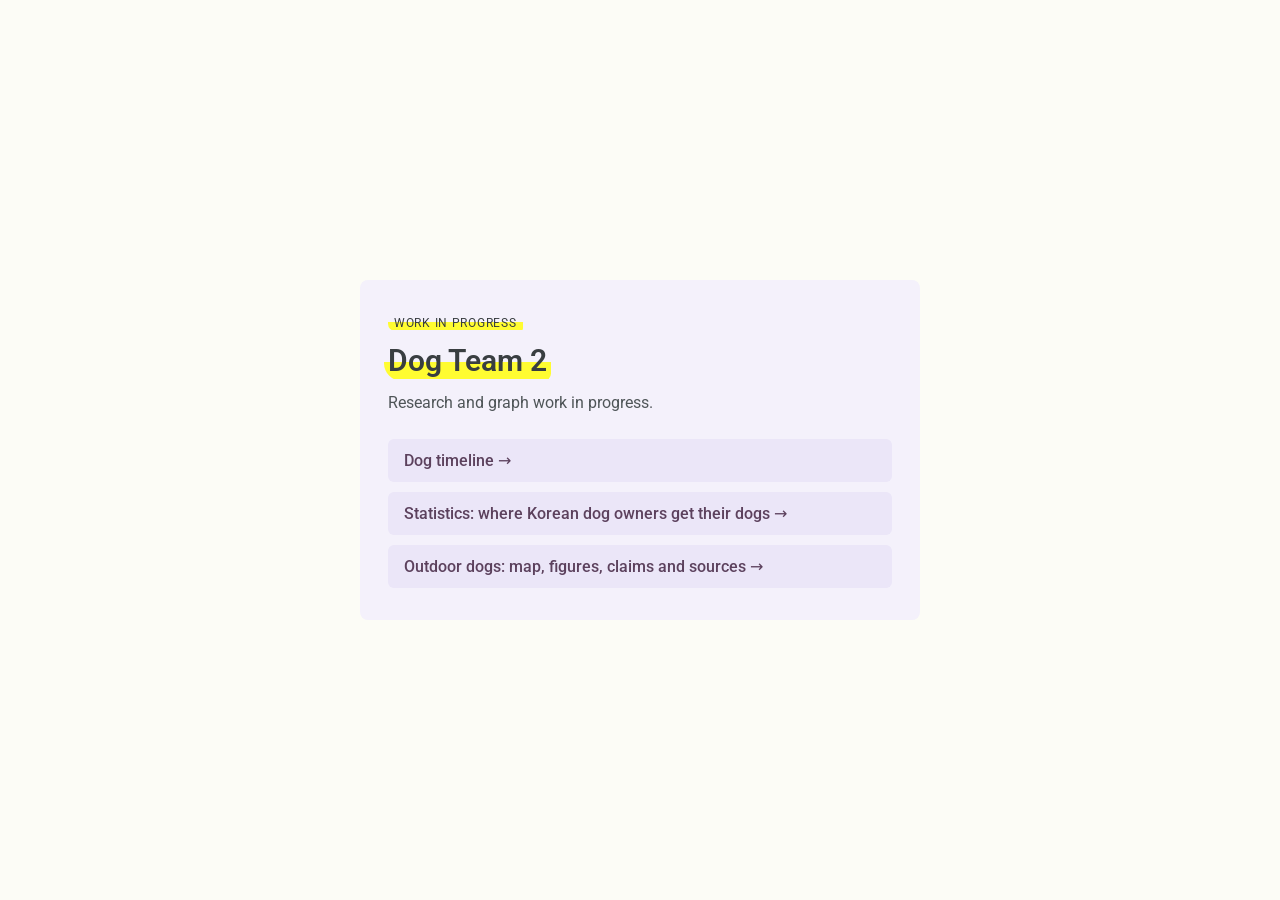
<file: index.html>
<!doctype html>
<html lang="en">
<head>
<meta charset="utf-8">
<meta name="viewport" content="width=device-width, initial-scale=1">
<title>Dog Team 2</title>
<link rel="stylesheet" href="theme.css">
<style>
  * { box-sizing: border-box; }
  body {
    margin: 0;
    min-height: 100vh;
    display: grid;
    place-items: center;
    padding: 24px 16px;
    background: var(--bg);
    color: var(--ink);
    font-family: var(--f-body);
  }
  main {
    width: 100%;
    max-width: 560px;
    background: var(--panel);
    border-radius: 8px;
    padding: 32px 28px;
  }
  .tag {
    font-family: var(--f-mono);
    font-size: 12px;
    letter-spacing: 0.06em;
    text-transform: uppercase;
    color: var(--ink);
    display: inline-block;
  }
  h1 {
    font-family: var(--f-display);
    font-weight: 600;
    font-size: 30px;
    line-height: 1.2;
    margin: 12px 0 12px;
  }
  p { margin: 0 0 24px; color: var(--ink2); line-height: 1.5; }
  ul { list-style: none; margin: 0; padding: 0; display: grid; gap: 10px; }
  a {
    display: block;
    padding: 12px 16px;
    background: var(--note-bg);
    border-radius: 6px;
    color: var(--accent);
    font-weight: 500;
    text-decoration: none;
  }
  a:hover, a:focus-visible { background: var(--highlight); color: var(--ink); }
  a:focus-visible { outline: 3px solid var(--ink); outline-offset: 2px; }
</style>
</head>
<body>
<main>
  <div class="tag">Work in progress</div>
  <h1><span class="mark">Dog Team 2</span></h1>
  <p>Research and graph work in progress.</p>
  <ul>
    <li><a href="timeline.html">Dog timeline &rarr;</a></li>
    <li><a href="statistics.html">Statistics: where Korean dog owners get their dogs &rarr;</a></li>
    <li><a href="outdoor-dogs.html">Outdoor dogs: map, figures, claims and sources &rarr;</a></li>
  </ul>
</main>
</body>
</html>
</file>
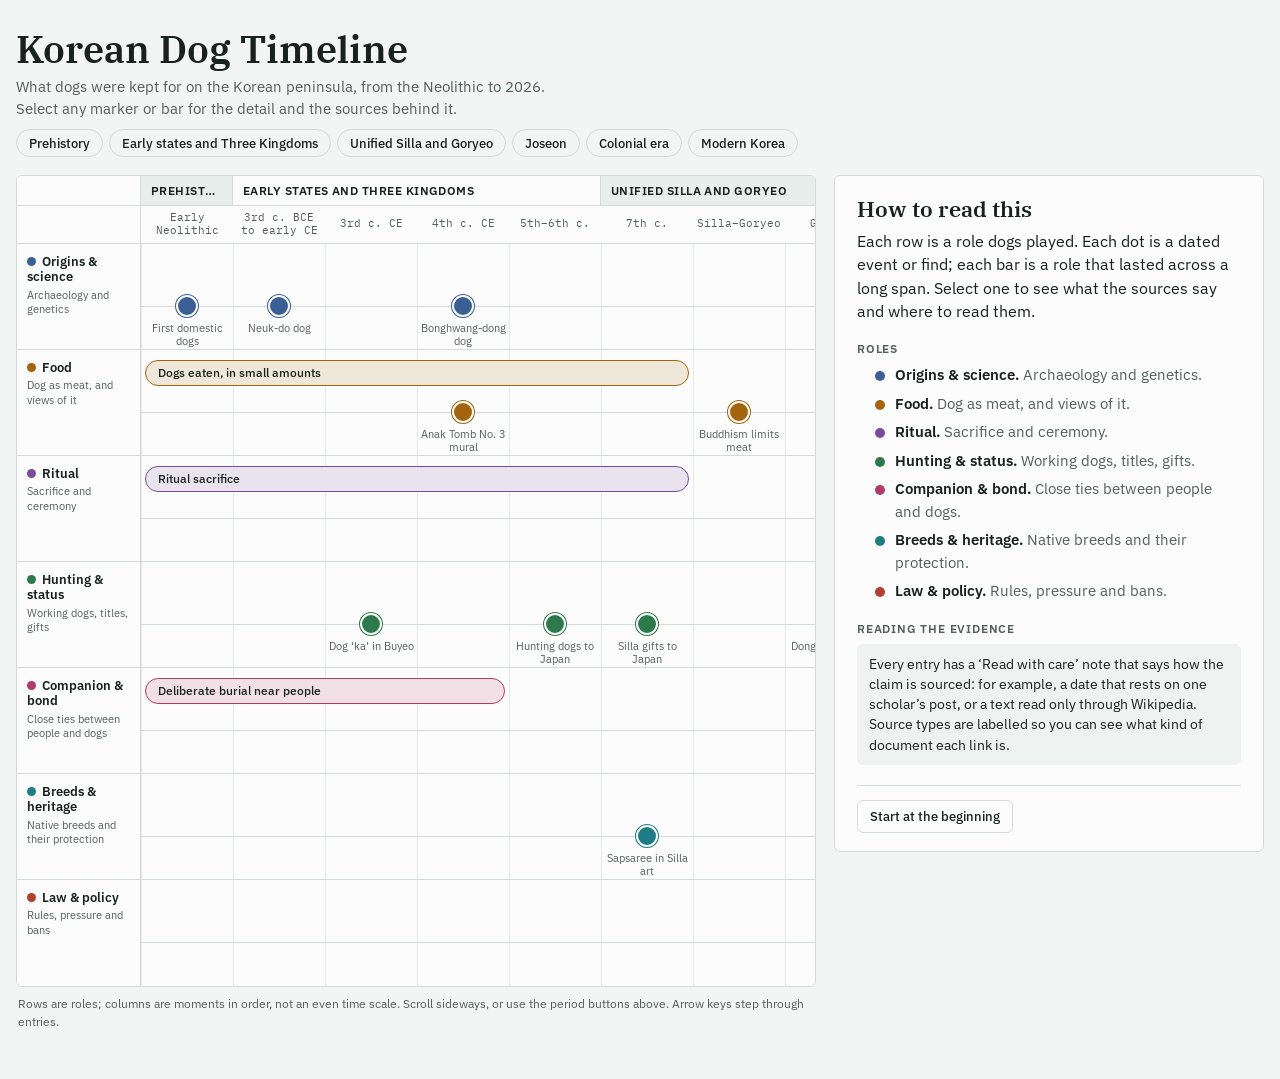
<file: Korean Dog Timeline.html>
<!doctype html><html><head><meta charset=utf8><meta name=viewport content="width=device-width,initial-scale=1,viewport-fit=cover"><style>:root{color-scheme:light;box-sizing:border-box;padding-top:env(safe-area-inset-top,0px);padding-bottom:env(safe-area-inset-bottom,0px)}html{scroll-padding-top:env(safe-area-inset-top,0px)}body{margin:0;padding:0;font:14px -apple-system,BlinkMacSystemFont,sans-serif;background:#fff;color:#000}img{max-width:100%}[hidden]:not([hidden=until-found i]){display:none!important}</style></head><body>
<title>Korean Dog Timeline</title>
<meta name="claude:viewport-fit-sides" content="cover">
<link rel="stylesheet" href="https://fonts.googleapis.com/css2?family=IBM+Plex+Mono:wght@400;500&family=IBM+Plex+Sans:wght@400;500;600&family=IBM+Plex+Serif:wght@500;600&display=swap">
<style>
/* Layout: swimlane timeline (rows = roles, columns = ordered moments) with a sticky reading panel beside it. */
:root {
  --bg: #f2f5f4;
  --panel: #fbfcfb;
  --ink: #17211d;
  --ink2: #52605a;
  --line: #d3dbd8;
  --grid: #e4eae7;
  --band: #e8eeeb;
  --note-bg: #eef2f0;
  --c-origins: #3b5f94;
  --c-food: #a4640c;
  --c-ritual: #7b4a9c;
  --c-hunt: #2c7a4b;
  --c-bond: #b03a68;
  --c-breed: #1d7c84;
  --c-law: #b3402e;
  --f-display: "IBM Plex Serif", Georgia, "Times New Roman", serif;
  --f-body: "IBM Plex Sans", system-ui, -apple-system, "Segoe UI", sans-serif;
  --f-mono: "IBM Plex Mono", ui-monospace, "SFMono-Regular", Menlo, monospace;
  --sw: 92px;
  --lw: 124px;
}
@media (prefers-color-scheme: dark) {
  :root:not([data-theme="light"]) {
    --bg: #101614;
    --panel: #172019;
    --ink: #e8efec;
    --ink2: #a0aea8;
    --line: #2b3832;
    --grid: #202c26;
    --band: #1d2822;
    --note-bg: #1d2822;
    --c-origins: #8fb2e6;
    --c-food: #e3ab52;
    --c-ritual: #c79de6;
    --c-hunt: #7fcb9d;
    --c-bond: #ec92b4;
    --c-breed: #70c8cf;
    --c-law: #f29585;
    color-scheme: dark;
  }
}
:root[data-theme="dark"] {
  --bg: #101614;
  --panel: #172019;
  --ink: #e8efec;
  --ink2: #a0aea8;
  --line: #2b3832;
  --grid: #202c26;
  --band: #1d2822;
  --note-bg: #1d2822;
  --c-origins: #8fb2e6;
  --c-food: #e3ab52;
  --c-ritual: #c79de6;
  --c-hunt: #7fcb9d;
  --c-bond: #ec92b4;
  --c-breed: #70c8cf;
  --c-law: #f29585;
  color-scheme: dark;
}
* { box-sizing: border-box; }
body { background: var(--bg); color: var(--ink); font-family: var(--f-body); font-size: 15px; line-height: 1.5; }
.page { max-width: 1480px; margin: 0 auto; padding-block: 28px 48px; padding-left: max(16px, env(safe-area-inset-left, 0px)); padding-right: max(16px, env(safe-area-inset-right, 0px)); }
header.top { display: flex; flex-wrap: wrap; gap: 8px 32px; align-items: end; justify-content: space-between; margin-bottom: 18px; }
h1 { font-family: var(--f-display); font-weight: 600; font-size: clamp(26px, 4vw, 38px); line-height: 1.1; margin: 0; text-wrap: balance; }
.sub { color: var(--ink2); margin: 6px 0 0; max-width: 62ch; }
.jump { display: flex; flex-wrap: wrap; gap: 6px; }
.jump button { font: 500 12.5px var(--f-body); color: var(--ink); background: transparent; border: 1px solid var(--line); border-radius: 999px; padding: 5px 12px; cursor: pointer; }
.jump button:hover { border-color: var(--ink2); }
.layout { display: grid; grid-template-columns: minmax(0, 1fr); gap: 18px; align-items: start; }
@media (min-width: 1100px) {
  .layout { grid-template-columns: minmax(0, 1fr) 430px; }
  .panel { position: sticky; top: 12px; max-height: calc(100vh - 24px); overflow: auto; }
}
.tl { overflow-x: auto; border: 1px solid var(--line); border-radius: 6px; background: var(--panel); }
.canvas { position: relative; width: calc(var(--lw) + var(--n) * var(--sw)); }
.row { display: flex; }
.lbl { position: sticky; left: 0; z-index: 4; flex: none; width: var(--lw); background: var(--panel); border-right: 1px solid var(--line); padding: 10px 10px; }
.lbl b { display: block; font-size: 12.5px; font-weight: 600; line-height: 1.25; }
.lbl span { display: block; font-size: 11px; color: var(--ink2); line-height: 1.3; margin-top: 3px; }
.lane .lbl b::before { content: ""; display: inline-block; width: 9px; height: 9px; border-radius: 50%; background: var(--lc); margin-right: 6px; }
.track { position: relative; flex: none; width: calc(var(--n) * var(--sw)); background-image: linear-gradient(to right, var(--grid) 1px, transparent 1px); background-size: var(--sw) 100%; }
.eras .track, .slots .track { background-image: none; }
.eras { height: 30px; border-bottom: 1px solid var(--line); }
.eras .lbl, .slots .lbl { padding-block: 6px; }
.era { position: absolute; top: 0; bottom: 0; left: calc(var(--a) * var(--sw)); width: calc((var(--b) - var(--a) + 1) * var(--sw)); border-right: 1px solid var(--line); background: var(--band); font: 600 11.5px var(--f-body); letter-spacing: 0.04em; text-transform: uppercase; padding: 7px 10px; white-space: nowrap; overflow: hidden; text-overflow: ellipsis; }
.era:nth-child(even) { background: transparent; }
.slots { height: 38px; border-bottom: 1px solid var(--line); }
.slot { position: absolute; top: 0; bottom: 0; left: calc(var(--s) * var(--sw)); width: var(--sw); display: flex; align-items: center; justify-content: center; text-align: center; padding: 0 4px; font: 400 11px/1.25 var(--f-mono); color: var(--ink2); }
.lane { height: 106px; border-bottom: 1px solid var(--line); --lc: var(--ink2); }
.lane:last-child { border-bottom: 0; }
.lane .track::before { content: ""; position: absolute; left: 0; right: 0; top: 62px; height: 1px; background: var(--line); }
.lane .lbl { background: var(--panel); }
.range, .node { position: absolute; margin: 0; cursor: pointer; font-family: var(--f-body); }
.range { top: 10px; height: 26px; left: calc(var(--a) * var(--sw) + 4px); width: calc((var(--b) - var(--a) + 1) * var(--sw) - 8px); border: 1.5px solid var(--lc); border-radius: 13px; background: color-mix(in srgb, var(--lc) 14%, var(--panel)); color: var(--ink); font-size: 11.5px; font-weight: 500; text-align: left; padding: 0 12px; white-space: nowrap; overflow: hidden; text-overflow: ellipsis; z-index: 1; }
.range:hover { background: color-mix(in srgb, var(--lc) 26%, var(--panel)); }
.node { top: 51px; left: calc(var(--s) * var(--sw) + var(--sw) / 2 - 11px); width: 22px; height: 22px; border-radius: 50%; border: 2px solid var(--panel); background: var(--lc); padding: 0; z-index: 2; box-shadow: 0 0 0 1px var(--lc); }
.node:hover { transform: scale(1.18); }
.nlabel { position: absolute; top: 78px; left: calc(var(--s) * var(--sw) + 3px); width: calc(var(--sw) - 6px); text-align: center; font-size: 11px; line-height: 1.22; color: var(--ink2); pointer-events: none; }
.node[aria-pressed="true"] { box-shadow: 0 0 0 1px var(--lc), 0 0 0 4px var(--panel), 0 0 0 6px var(--ink); }
.range[aria-pressed="true"] { box-shadow: 0 0 0 2px var(--panel), 0 0 0 4px var(--ink); }
.nlabel.on { color: var(--ink); font-weight: 600; }
button:focus-visible { outline: 2px solid var(--ink); outline-offset: 3px; }
.hint { font-size: 12px; color: var(--ink2); margin: 8px 2px 0; }
.panel { background: var(--panel); border: 1px solid var(--line); border-radius: 6px; padding: 20px 22px 18px; }
.panel h2 { font-family: var(--f-display); font-weight: 600; font-size: 22px; line-height: 1.2; margin: 10px 0 8px; text-wrap: balance; }
.panel h3 { font: 600 11.5px var(--f-body); letter-spacing: 0.07em; text-transform: uppercase; color: var(--ink2); margin: 18px 0 8px; }
.meta { display: flex; flex-wrap: wrap; gap: 6px 10px; align-items: center; font-size: 12px; }
.date { font: 500 12.5px var(--f-mono); }
.chip { display: inline-flex; align-items: center; gap: 6px; border: 1px solid var(--lc); border-radius: 999px; padding: 2px 10px; font-size: 12px; font-weight: 500; }
.chip::before { content: ""; width: 8px; height: 8px; border-radius: 50%; background: var(--lc); }
.era-tag { color: var(--ink2); }
.lead { margin: 0; font-size: 15.5px; }
.panel ul { margin: 0; padding-left: 18px; display: flex; flex-direction: column; gap: 6px; }
.care { background: var(--note-bg); border-radius: 6px; padding: 10px 12px; font-size: 13.5px; margin: 0; }
.team { border: 1px dashed var(--line); border-radius: 6px; padding: 10px 12px; font-size: 13.5px; margin: 0; }
.team a { font-weight: 500; }
.srcs { list-style: none; padding: 0; gap: 12px; }
.srcs li { display: block; }
.srcs a { color: var(--ink); font-weight: 500; text-decoration-thickness: 1px; text-underline-offset: 3px; overflow-wrap: anywhere; }
.srcs a:hover { text-decoration-thickness: 2px; }
.stype { display: inline-block; margin-left: 6px; font: 500 10.5px var(--f-body); letter-spacing: 0.05em; text-transform: uppercase; color: var(--ink2); border: 1px solid var(--line); border-radius: 4px; padding: 0 5px; vertical-align: 1px; white-space: nowrap; }
.why { display: block; color: var(--ink2); font-size: 13px; margin-top: 2px; }
.nav { display: flex; gap: 8px; align-items: center; margin-top: 20px; padding-top: 14px; border-top: 1px solid var(--line); }
.nav button, .start { font: 500 13px var(--f-body); color: var(--ink); background: transparent; border: 1px solid var(--line); border-radius: 6px; padding: 7px 12px; cursor: pointer; }
.nav button:hover, .start:hover { border-color: var(--ink2); }
.nav button:disabled { opacity: 0.4; cursor: default; }
.nav .pos { margin-left: auto; font: 400 12px var(--f-mono); color: var(--ink2); }
.legend { list-style: none; padding: 0; gap: 8px; }
.legend li { display: flex; gap: 10px; align-items: baseline; }
.legend i { flex: none; width: 10px; height: 10px; border-radius: 50%; background: var(--lc); position: relative; top: 1px; }
.legend b { font-weight: 600; }
.legend span { color: var(--ink2); }
.origins { --lc: var(--c-origins); } .food { --lc: var(--c-food); } .ritual { --lc: var(--c-ritual); }
.hunt { --lc: var(--c-hunt); } .bond { --lc: var(--c-bond); } .breed { --lc: var(--c-breed); } .law { --lc: var(--c-law); }
@media (max-width: 640px) {
  :root { --lw: 92px; --sw: 84px; }
  .lbl span { display: none; }
  .panel { padding: 16px 16px 14px; }
}
@media (prefers-reduced-motion: reduce) { .node:hover { transform: none; } }
</style>

<div class="page">
  <header class="top">
    <div>
      <h1>Korean Dog Timeline</h1>
      <p class="sub">What dogs were kept for on the Korean peninsula, from the Neolithic to 2026. Select any marker or bar for the detail and the sources behind it.</p>
    </div>
    <div class="jump" id="jump" role="group" aria-label="Jump to period"></div>
  </header>
  <div class="layout">
    <div>
      <div class="tl" id="tl" role="region" aria-label="Timeline of dogs in Korea, scrolls sideways" tabindex="0"><div class="canvas" id="canvas"></div></div>
      <p class="hint">Rows are roles; columns are moments in order, not an even time scale. Scroll sideways, or use the period buttons above. Arrow keys step through entries.</p>
    </div>
    <aside class="panel" id="panel" aria-live="polite"></aside>
  </div>
</div>

<script>
(function () {
  var LANES = [
    { k: "origins", n: "Origins & science", d: "Archaeology and genetics" },
    { k: "food", n: "Food", d: "Dog as meat, and views of it" },
    { k: "ritual", n: "Ritual", d: "Sacrifice and ceremony" },
    { k: "hunt", n: "Hunting & status", d: "Working dogs, titles, gifts" },
    { k: "bond", n: "Companion & bond", d: "Close ties between people and dogs" },
    { k: "breed", n: "Breeds & heritage", d: "Native breeds and their protection" },
    { k: "law", n: "Law & policy", d: "Rules, pressure and bans" }
  ];
  var SLOTS = ["Early Neolithic", "3rd c. BCE to early CE", "3rd c. CE", "4th c. CE", "5th–6th c.", "7th c.", "Silla–Goryeo", "Goryeo", "16th c.", "Mid-Joseon", "1783", "c. 1816", "1849", "1910–45", "1938", "1962", "1978", "1985", "1988", "1991", "2007 / 2011", "2012", "2018", "2023", "9 Jan 2024", "Dec 2024", "May 2026", "Feb 2027"];
  var ERAS = [
    ["Prehistory", 0, 0],
    ["Early states and Three Kingdoms", 1, 4],
    ["Unified Silla and Goryeo", 5, 7],
    ["Joseon", 8, 12],
    ["Colonial era", 13, 14],
    ["Modern Korea", 15, 27]
  ];
  var TEAMDOC = "https://docs.google.com/document/d/19Hi8dxO-eTzSFt1fi5tv5RR4zIk3ii065Z6KhVJPNDA/edit";

  var S = {
    lee2013: { t: "Lee, J. J. (2013). Interpreting roles of domestic dogs in the Neolithic to the Three Kingdoms periods in Korea. Journal of Korean Ancient History, 81, 5–33.", u: "https://scholar.kyobobook.co.kr/article/detail/4010023997841", k: "Journal article (abstract)" },
    kim2026: { t: "Kim, H., et al. (2026). Ancient East Asian dog lineage is revealed by genome of ancient Korean dogs. PLOS One, 21(5), e0346864.", u: "https://pmc.ncbi.nlm.nih.gov/articles/PMC13148662/", k: "Journal article" },
    archmag: { t: "Archaeology Magazine (8 May 2026). Study suggests Korea’s ancient dogs differed from other East Asian canines.", u: "https://archaeology.org/news/2026/05/08/study-suggests-koreas-ancient-dogs-differed-from-other-east-asian-canines/", k: "News report" },
    jda2026: { t: "Korea JoongAng Daily (2026). Korea-Japan research team completes first full genome sequencing of ancient dogs from Korean Peninsula.", u: "https://www.koreajoongangdaily.com/lifestyle/korea-japan-research-team-completes-first-full-genome-sequencing-of-ancient-dogs-from-korean-peninsula/12516448", k: "News report" },
    ahn2023: { t: "Ahn, B., et al. (2023). Origin and population structure of native dog breeds in the Korean peninsula and East Asia. iScience, 26(6), 106982.", u: "https://pmc.ncbi.nlm.nih.gov/articles/PMC10291505", k: "Journal article" },
    leeyoo: { t: "Lee, C. G., & Yoo, G. H. (1988). Jindo dogs – Korean native dogs: A historical review. Korean Journal of Veterinary Research, 28(2), 405–408.", u: "https://agris.fao.org/search/en/records/6471c7b377fd37171a6f3425", k: "Journal article (abstract)" },
    buyeo: { t: "Buyeo (Wikipedia), summarising the Sanguozhi, ch. 30, ‘Dongyi’.", u: "https://en.wikipedia.org/wiki/Buyeo", k: "Reference site" },
    koh2016: { t: "Koh, K.-H. (2016). Food culture of Tomb of An-Ak No. 3 in Koguryo Dynasty. Journal of the Korean Society of Food Culture, 31(1), 51–63.", u: "https://www.koreascience.or.kr/article/JAKO201609562999514.page?lang=ko", k: "Journal article (abstract)" },
    kstudies: { t: "Korean Studies list (May 2013). Beginning of dog-meat consumption.", u: "https://koreanstudies.com/pipermail/koreanstudies_koreanstudies.com/2013-May/010315.html", k: "Scholars’ mailing-list thread" },
    wikidm: { t: "Dog meat consumption in South Korea (Wikipedia).", u: "https://en.wikipedia.org/wiki/Dog_meat_consumption_in_South_Korea", k: "Reference site" },
    jindocty: { t: "Jindo County. History of the Jindo dog.", u: "https://jindo.go.kr/eng/sub.cs?m=46", k: "Local government site" },
    wikijindo: { t: "Korean Jindo (Wikipedia).", u: "https://en.wikipedia.org/wiki/Korean_Jindo", k: "Reference site" },
    jda2012: { t: "Korea JoongAng Daily (8 April 2012). Dog of Silla royalty gets heritage designation.", u: "https://www.koreajoongangdaily.com/korea/dog-of-silla-royalty-gets-heritage-designation/10149140", k: "News report" },
    yiam: { t: "‘Dogs and puppies in Korean culture’ (April 2024), on Yi Am’s painting, tagged to the National Museum of Korea collection.", u: "https://historylibrary.net/m/entry/Dogs-and-puppies-in-Korean-culture", k: "Museum item (repost)" },
    oh2012: { t: "Oh, S.-D. (2012). A literature review on the types and cooking methods of soondae during the Joseon Dynasty. Journal of the Korean Society of Food Culture, 27(4), 340–345.", u: "https://www.koreascience.or.kr/article/JAKO201225150622890.page?&lang=ko", k: "Journal article (abstract)" },
    ahn1999: { t: "Ahn, Y.-G. (1999). Dog meat eating history and culture in Korea. The Korean Journal of Food and Nutrition, 12(4), 387–396.", u: "https://koreascience.or.kr/article/JAKO199911920137949.page", k: "Journal article (abstract)" },
    gwangju: { t: "Cho, N. (10 July 2017). The dog days in Korea: an attempt to get the facts right about ‘bosin-tang’. Gwangju News.", u: "https://gwangjunewsgic.com/food-drink/korean-food/bosin-tang/", k: "Magazine column" },
    kh2018: { t: "Kim, M. (2018). Sapsaree feature. The Korea Herald.", u: "https://www.koreaherald.com/article/1543838", k: "News report" },
    kh2026: { t: "Kang, H. (30 June 2026). Visual History of Korea. The Korea Herald.", u: "https://www.koreaherald.com/article/10793384", k: "News report" },
    kt2024: { t: "The Korea Times (9 January 2024). Korea bans age-old tradition of dog meat consumption.", u: "https://www.koreatimes.co.kr/southkorea/politics/20240109/korea-bans-age-old-tradition-of-dog-meat-consumption", k: "News report" },
    iaka: { t: "International Aid for Korean Animals. South Korea’s animal protection laws (last modified 4 Oct 2025).", u: "https://koreananimals.org/south-koreas-animal-protection-laws/", k: "NGO page" },
    penn: { t: "Pennington, R. (13 January 2024). Kanine kuisine in Korea.", u: "https://richardpennington.com/2024/01/13/kanine-kuisine-in-korea/", k: "Blog" },
    dugn: { t: "Dugnoille, J. (2018). Food, Culture and Society. Article on the South Korean dog-meat trade and the pet/food boundary.", u: "https://ore.exeter.ac.uk/repository/handle/10871/27435", k: "Journal article (abstract)" },
    kbpet: { t: "The Korea Times (30 June 2025). Pet ownership in Korea hits 15 million.", u: "https://www.koreatimes.co.kr/amp/economy/others/20250630/pet-ownership-in-korea-hits-15-million", k: "News report" },
    mafra: { t: "Ministry of Agriculture, Food and Rural Affairs (15 May 2026). Early closure of remaining dog meat farms, 82% closed.", u: "https://www.mafra.go.kr/bbs/english/25/577928/artclView.do", k: "Government statement" },
    bbc: { t: "Butler, G., & Kim, H. (25 June 2025). South Korea banned dog meat. So what happens to the dogs? BBC News.", u: "https://www.bbc.com/news/articles/c20r7lkel68o", k: "News report" },
    jda2026b: { t: "Seo, J., & Paik, J. (18 August 2026). As dog meat ban nears in Korea, canines still require rescue. Korea JoongAng Daily.", u: "https://www.koreajoongangdaily.com/korea/as-dog-meat-ban-nears-in-korea-canines-still-require-rescue/12816395", k: "News report" }
  };

  var E = [
    { id: "e01", a: 0, lane: "origins", date: "Early Neolithic", tag: "First domestic dogs",
      title: "The earliest domestic dogs",
      sum: "Dog remains from early Neolithic sites are the oldest evidence of domestic dogs on the peninsula.",
      pts: ["Lee’s review pulls together dog remains from 61 archaeological sites, from the Neolithic to Unified Silla.", "The earliest domestic dogs come from early Neolithic sites such as Bibong-ri, Yeondae-do, Daeyeonpyeong-do and Dongsam-dong.", "The 2026 genome paper also states that dog remains have been excavated from Korean sites dating back to the Neolithic."],
      care: "The abstract names the sites but gives no calendar years. The absolute dates are in the full paper.",
      src: [["lee2013", "The only systematic survey of dog remains across Korean prehistory. It underpins every early entry on this page."], ["kim2026", "Confirms the Neolithic starting point in a recent peer-reviewed paper."]] },

    { id: "e02", a: 0, b: 5, lane: "food", date: "Neolithic to Unified Silla (to 935 CE)", tag: "Eaten in small amounts", bar: "Dogs eaten, in small amounts",
      title: "Dogs eaten, but not often",
      sum: "Evidence that dogs were eaten runs through the whole period, but the quantities are small. Dogs were probably not a common food.",
      pts: ["The evidence comes mainly from shell middens.", "Lee examined layers, butchery marks, cooking marks and associated finds at about 30 sites with clear context.", "North of the peninsula, Mark Byington cites dog and chicken bones in a settlement at Dahaimeng (central Jilin, early Puyo, latter half of the 3rd century BCE) as likely food waste."],
      care: "Byington also points out that acidic soil on the peninsula probably destroyed organic remains, so small numbers may understate real use. That is his opinion in a mailing-list post, not a finding.",
      src: [["lee2013", "Gives the main conclusion: consumption existed, but was marginal."], ["kstudies", "Adds the preservation caveat and the Dahaimeng example from named specialists."]] },

    { id: "e03", a: 0, b: 5, lane: "ritual", date: "Neolithic to Unified Silla (to 935 CE)", tag: "Ritual sacrifice", bar: "Ritual sacrifice",
      title: "Dogs as ritual offerings",
      sum: "Dogs were sacrificed in rituals for thousands of years, from the Neolithic to Unified Silla.",
      pts: ["The best-known case is a young dog, about 5–6 months old, wrapped in a mesh bag and placed in a ritual pit at the Gangmun-dong wetland site.", "After the Three Kingdoms period, dogs were buried under building foundation stones and sacrificed in well rituals."],
      care: "Both points come from one author’s review, read here through its abstract.",
      src: [["lee2013", "The only source in this set that documents ritual use, which most popular accounts skip."]] },

    { id: "e04", a: 0, b: 3, lane: "bond", date: "Neolithic to Three Kingdoms", tag: "Deliberate burial", bar: "Deliberate burial near people",
      title: "Dogs buried with care",
      sum: "Dogs were deliberately buried after natural death. At Neuk-do, some lay beside human graves and others in a separate dog cemetery.",
      pts: ["Burials appear at Daeyeonpyeong-do Kkachisan shell midden, Gwangyang Osari Dontak shell midden and Sacheon Neuk-do.", "At Neuk-do, adult male dogs were buried near human graves, which Lee reads as a special role. Other dogs, including puppies, went into a separate dog cemetery.", "In the Three Kingdoms period dogs sometimes accompanied the dead, far less often than horses or cattle."],
      care: "Lee’s abstract does not use the word companion. Calling this a close bond is our reading of the burial pattern.",
      src: [["lee2013", "The strongest evidence we have that some dogs held a social place in the community."]] },

    { id: "e05", a: 1, lane: "origins", date: "3rd c. BCE to early CE", tag: "Neuk-do dog",
      title: "A dog from Neuk-do, Sacheon",
      sum: "One of four dogs in the 2026 genome study came from this small island site off the southern coast.",
      pts: ["Dog remains came from C District. The site runs from the 3rd century BCE into the early Common Era.", "Neuk-do has shell middens, burials, dwellings and artifacts showing contact with China and Japan. The paper calls it an exchange hub.", "The dog was small to medium in size by its bones."],
      care: "Individual radiocarbon dates are in the paper’s Supplementary Table S3, which was not opened here.",
      src: [["kim2026", "Primary source for the site, the dating and the genome result."], ["jda2026", "Names the two sites and the four institutions behind the study."]] },

    { id: "e06", a: 2, lane: "hunt", date: "3rd c. CE", tag: "Dog ‘ka’ in Buyeo",
      title: "The dog ‘ka’ of Buyeo",
      sum: "A Chinese record of the 3rd century says Buyeo’s ruling lords held titles named for animals, and one of them was the dog.",
      pts: ["The Records of the Three Kingdoms (Sanguozhi), chapter 30, describes the lords as ka, told apart by animal names.", "Four ka are listed: horse, cow, pig and dog.", "Goguryeo adopted a similar ka system."],
      care: "Read here through Wikipedia’s summary, not the Chinese text. What the dog title meant in practice is not explained in what was read.",
      src: [["buyeo", "A dated written source that puts the dog inside the political vocabulary of an early Korean state."]] },

    { id: "e07", a: 3, lane: "food", date: "4th c. CE (357 CE per one scholar)", tag: "Anak Tomb No. 3 mural",
      title: "Anak Tomb No. 3: dog in the meat store",
      sum: "A Goguryeo tomb mural shows whole carcasses of roe deer, dog and pig in a meat storage space.",
      pts: ["Koh (2016) studies the mural’s grain yard, well, kitchen and meat store, and compares them with Chinese tomb murals from before the 4th century.", "In the Anak mural whole carcasses are hung. In Chinese murals large animals were cut into parts.", "Youngsook Pak (in the Korean Studies thread) calls it the earliest evident depiction of dog as meat, dated 357, and says dog was then regarded more like other meat.", "Wikipedia also cites a 4th-century Goguryeo tomb painting of a slaughtered dog."],
      care: "Koh’s abstract confirms the dog but gives no year. The 357 date comes from a scholar’s post, and the Wikipedia claim rests on a 2008 newspaper column.",
      src: [["koh2016", "Peer-reviewed confirmation that the mural includes a dog among the carcasses."], ["kstudies", "Source of the 357 date and the reading of dog as ordinary meat."], ["wikidm", "Shows how the mural is usually cited."]] },

    { id: "e08", a: 3, lane: "origins", date: "4th–6th c. CE", tag: "Bonghwang-dong dog",
      title: "A dog from Bonghwang-dong, Gimhae",
      sum: "The second archaeological source of the 2026 genome study is a major Geumgwan Gaya centre.",
      pts: ["Bonghwang-dong was a large residential and ceremonial centre of the Geumgwan Gaya polity.", "One dog bone was sampled from the upper (northern) district.", "The bone was small to medium in size."],
      care: "The paper says nothing about how this dog was used or why it was buried.",
      src: [["kim2026", "Primary source for the site and the dating."]] },

    { id: "e09", a: 4, lane: "hunt", date: "Early 5th c. CE", tag: "Hunting dogs to Japan",
      title: "Korean hunting dogs reach Japan",
      sum: "Two sources agree that Korean hunting dogs were sent to Japan in the early 5th century.",
      pts: ["Lee & Yoo (1988) say their review of Japanese history found Korean hunting dogs sent to Japan in the early 5th century. Blood-serum and molecular work they cite suggests Korean dogs reached Japan 1,300–2,500 years ago.", "Jindo County’s history page says dogs across the country were mainly hunting dogs in the 5th–6th centuries and mentions a Baekje hunting dog and a hawk being brought to Japan in the early 5th century."],
      care: "The county page names a text I could not match to a standard source. It also repeats local rumours (a sunken Song ship, Mongol soldiers) and a 15,000-year claim that conflicts with the 1,300–2,500-year estimate. Lee & Yoo is read through its abstract only.",
      src: [["leeyoo", "Peer-reviewed support for hunting dogs as an early export."], ["jindocty", "The only source found that calls hunting the main role of dogs in this period."]] },

    { id: "e10", a: 5, lane: "hunt", date: "679 and 685 CE", tag: "Silla gifts to Japan",
      title: "Silla gives dogs to Japan",
      sum: "The Jindo County page says horses, mules and dogs were given from Silla to Japan in 679 and 685.",
      pts: ["The gifts are placed in the reign of the Chunmu emperor.", "If accurate, they show dogs circulating as valued goods between courts."],
      care: "The page does not name the text behind these dates, so treat this as a lead to check against the Japanese chronicles.",
      src: [["jindocty", "Only source found for this item."]] },

    { id: "e11", a: 5, lane: "breed", date: "7th c. CE (Silla)", tag: "Sapsaree in Silla art",
      title: "Sapsaree in early art and documents",
      sum: "A newspaper feature says Sapsarees appear in paintings and documents from as early as the 7th century, tied to Silla.",
      pts: ["The Sapsaree is a long-haired native breed.", "Genome work links it mainly to West Eurasian ancestry, which fits the idea of very old contact with dogs from the west."],
      care: "The 7th-century claim is a single statement in a news feature with no artwork or document named.",
      src: [["kh2018", "The only source here that dates the Sapsaree to Silla."], ["ahn2023", "Gives the genetic background for the breed."]] },

    { id: "e12", a: 6, lane: "food", date: "Silla and Goryeo (to 1392)", tag: "Buddhism limits meat",
      title: "Buddhism discourages meat",
      sum: "Dog meat was uncommon under Silla and Goryeo, when Buddhism was the state religion and meat eating was generally discouraged.",
      pts: ["Wikipedia attributes this to the Jogye Order’s history of Korean Buddhism.", "Pennington gives the same reading, and adds that the prohibition on eating dogs relaxed under Neo-Confucian Joseon."],
      care: "This is a general rule about meat, not direct evidence about dogs. Neither source cites a text for the dog case.",
      src: [["wikidm", "Summarises the claim and its cited source."], ["penn", "Shows how the same story is repeated in popular accounts."]] },

    { id: "e13", a: 7, lane: "hunt", date: "Goryeo period", tag: "Donggyeong dog",
      title: "The Donggyeong dog in records and clay",
      sum: "The Gyeongju hunting breed appears in a Goryeo-era chronicle and on Silla earthenware.",
      pts: ["The Chronicles of the Three Kingdoms, written in the Goryeo period, has a chapter about the dog.", "Donggyeong-like dogs appear on Silla earthenware depicting daily life.", "Choi Seok-gyu, who heads the preservation association, believes it was the dog of the Silla royalty.", "The breed has a bobtail or no tail, which separates it from the longer-tailed Jindo."],
      care: "The royal-dog idea is one person’s interpretation of the earthenware, not an established fact.",
      src: [["jda2012", "Brings together the written and visual traces of this breed."]] },

    { id: "e14", a: 8, lane: "bond", date: "16th c. (Joseon)", tag: "Yi Am’s puppies",
      title: "Yi Am, ‘Dog and Puppies’",
      sum: "A Joseon painting shows a mother dog with her puppies under a tree.",
      pts: ["Yi Am was born in 1499.", "The image is in the National Museum of Korea’s collection."],
      care: "The page I could open is a repost and gives no year for the painting. Check the museum’s own catalogue entry before citing.",
      src: [["yiam", "A visual record of affection toward dogs in the Joseon period."]] },

    { id: "e14b", a: 8, b: 12, lane: "bond", date: "Joseon (1392–1897), undated", tag: "Dogs as companions", bar: "Officials: dogs are companions",
      title: "Some Joseon officials call dogs companions",
      sum: "Some Joseon officials argued that dogs were companions of people and called for dog meat to be banned.",
      pts: ["Dog meat was still seen as a delicacy for special days: hot summer days, funerals and 60th birthdays (hwangap).", "Wikipedia cites this to Dugnoille (2021), p. 22."],
      care: "I could not open the 2021 source. The Dugnoille article I could check is from 2018 and covers the present day, not Joseon.",
      src: [["wikidm", "Where the claim appears, with its cited source."], ["ahn1999", "Confirms the same occasions for eating dog, in Chungnam, from a peer-reviewed article."]] },

    { id: "e15", a: 9, lane: "food", date: "Mid-Joseon", tag: "Dog soondae recipe",
      title: "Dog meat in a Joseon recipe, and then gone",
      sum: "Across 12 Joseon cookbooks, dog meat appears in one of 15 soondae types, only in the middle period.",
      pts: ["That is 6.7% of the recorded soondae types, the least common ingredient.", "The late-Joseon list has beef, lamb, fish and pork, and no dog."],
      care: "This tells us about one dish, not about how much dog was eaten overall. The abstract does not name the cookbook.",
      src: [["oh2012", "Rare quantitative evidence from Joseon texts."]] },

    { id: "e16", a: 10, lane: "food", date: "1783", tag: "Dog eaters shunned",
      title: "Dog eaters kept from ginseng farms",
      sum: "Yu Deuk-gong’s Goundangpilgi (1783) says people who ate dog were seen as irreverent and barred from ginseng farms.",
      pts: ["It suggests that some people regarded dog meat as unclean."],
      care: "Read through Wikipedia’s summary, which cites the Korean Classics database. The original text was not opened.",
      src: [["wikidm", "Where the passage is summarised and sourced."]] },

    { id: "e17", a: 11, lane: "food", date: "c. 1816", tag: "Poem: boiled dog",
      title: "A poem of boiled dog for the in-laws",
      sum: "A poem by a son of the scholar Chŏng Yagyong describes a woman serving boiled dog meat to her parents-in-law.",
      pts: ["It shows dog meat as something served at home in the early 19th century."],
      care: "Wikipedia cites Ahn (2000) and Seo (2002) without page numbers and says so. Verify in the originals.",
      src: [["wikidm", "Only source found for the poem."]] },

    { id: "e18", a: 12, lane: "food", date: "1849", tag: "Bosintang recipe",
      title: "Dongguk Sesigi records bosintang",
      sum: "A Joseon calendar of customs contains a recipe for bosintang, the dog-meat soup, and is often cited as an early recipe.",
      pts: ["Ahn (1999) says dog is traditionally eaten on Boknal, the hottest days of summer, and in some Chungnam communities at funerals and 60th birthdays.", "A 2017 column gives two folk explanations for the summer link: cows and pigs were worth more as farm animals, and a five-elements idea that fire (dog) defeats metal (summer)."],
      care: "The 1849 date and the recipe come from Wikipedia, which cites a 2008 newspaper column. The column about origins is not scholarly.",
      src: [["wikidm", "Where the 1849 recipe is dated."], ["ahn1999", "Peer-reviewed overview of the eating customs."], ["gwangju", "Useful for the folk reasoning, not as evidence."]] },

    { id: "e19", a: 13, lane: "breed", date: "1910–45 (colonial era)", tag: "Dogs killed for fur",
      title: "Long-haired dogs killed for fur",
      sum: "State archives are said to record long-haired dogs killed in large numbers to make winter coats for Japanese soldiers.",
      pts: ["War and poverty after the occupation then brought the Sapsaree close to extinction."],
      care: "From a single news feature that refers to the archives without naming a document.",
      src: [["kh2018", "The only source found on the fur requisition."]] },

    { id: "e20", a: 14, lane: "breed", date: "1938", tag: "Jindo registered",
      title: "The Jindo becomes a Natural Treasure",
      sum: "The colonial government registered the Jindo as its 53rd Natural Treasure in May 1938.",
      pts: ["Professor Tamezo Mori surveyed the breed in February 1937.", "Jindo islanders traditionally used the dogs to hunt water deer and wild boar.", "A 2026 article describes Pungsan, Jindo, Sapsal, Donggyeongi and Jeju dogs as landraces shaped by environment and by generations of hunters and farmers."],
      care: "The details come from Wikipedia. The county page confirms 1938 but not the month or Mori.",
      src: [["wikijindo", "Gives the designation history and hunting use."], ["jindocty", "Local confirmation of the 1938 protection."], ["kh2026", "Frames the native breeds as working landraces."]] },

    { id: "e21", a: 15, lane: "breed", date: "1962", tag: "Jindo re-designated",
      title: "Jindo re-designated by the Korean state",
      sum: "South Korea designated the Jindo as Natural Monument No. 53 in 1962 and placed it under the Cultural Heritage Protection Act.",
      pts: ["From here the dog is treated as national heritage as well as an animal."],
      care: "The county page does not mention 1962. This date rests on Wikipedia’s citation of the Cultural Heritage Administration.",
      src: [["wikijindo", "Source for the 1962 designation."]] },

    { id: "e22", a: 16, lane: "law", date: "1978", tag: "Dogs leave livestock list",
      title: "Dogs removed from the livestock list",
      sum: "A Food Sanitation Act revision in 1978 took dogs off the livestock list, leaving dog meat in a legal gray area for 46 years.",
      pts: ["Dog farming remained legal under the Livestock Industry Act.", "No clear rules covered butchering or retailing dog meat."],
      care: "Taken from one news report. Check the date and wording in a legal source before citing it.",
      src: [["kt2024", "Gives the legal history behind the 2024 ban."]] },

    { id: "e23", a: 17, lane: "breed", date: "1985", tag: "Sapsaree rescued",
      title: "Eight Sapsarees found in a kennel",
      sum: "Dr Ha Ji-hong, back from genetics studies in the US, found eight Sapsarees in his father’s kennel, the start of the breed’s recovery.",
      pts: ["The Sapsaree, Jindo and Donggyeongi were later named national treasures, with government help for breeding.", "A 2023 genome paper notes all three breeds were restored from a limited number of individuals."],
      care: "The feature gives no date for the designations.",
      src: [["kh2018", "Source for the 1985 episode."], ["ahn2023", "Confirms the small founding populations."]] },

    { id: "e24", a: 18, lane: "law", date: "1988", tag: "Olympics pressure",
      title: "Foreign criticism around the Seoul Olympics",
      sum: "Dog meat drew foreign criticism during the 1988 Seoul Olympics, and again in 2002 and 2018.",
      pts: ["Pennington reports that the pressure led to a ban on selling or eating dog meat inside Seoul’s four main gates.", "Dugnoille’s ethnography finds that the public line between pets and food seems designed to deflect foreign criticism, yet often breaks down in practice. Dog meat’s symbolic value (medicinal belief, Korean identity) can override moral doubts."],
      care: "The four-gates ban comes from a blog with no citation. The foreign-criticism point is in the Korea Times.",
      src: [["kt2024", "Names the three events that drew criticism."], ["penn", "Source for the four-gates claim, unverified."], ["dugn", "Explains why the ‘pet versus food’ line is contested."]] },

    { id: "e25", a: 18, lane: "origins", date: "1988", tag: "Jindo origin debate",
      title: "Are Jindos native? A 1988 review",
      sum: "Lee and Yoo concluded that Jindos are native Korean dogs, not descendants of Song dynasty or Mongolian dogs.",
      pts: ["They say the dogs appear to descend from Stone Age dogs, kept pure on Jindo island.", "Popular accounts had given them a Chinese or Mongol origin."],
      care: "Read through the abstract record only. Later genome work (2023, 2026) gives a more detailed picture.",
      src: [["leeyoo", "An early scholarly argument for native origin."]] },

    { id: "e26", a: 19, lane: "law", date: "1991", tag: "Animal Protection Act",
      title: "First Animal Protection Act",
      sum: "South Korea adopted its first Animal Protection Law, with caretaker duties and bans on cruelty, but minimal penalties.",
      pts: ["It also covers abandoned animals and inhumane slaughter.", "Weak penalties made it largely hard to enforce."],
      care: "From an advocacy group’s summary of the law.",
      src: [["iaka", "A timeline of the law’s amendments from 1991 to 2024."]],
      team: { t: "DR07 · Animal Protection Act", n: "Your team’s entry covers the law today. This node gives its starting date." } },

    { id: "e27", a: 20, lane: "law", date: "2007 and 2011", tag: "Penalties raised",
      title: "Amendments raise penalties and owner duties",
      sum: "The 2007 amendment raised abuse penalties and added pet-owner responsibilities. The 2011 amendment added committees and reporting.",
      pts: ["2007: clearer definitions of care and cruelty, and rules for retailers, abandoned animals and shelters.", "2011: a national animal welfare committee, shelter committees and annual welfare reports."],
      care: "From the same advocacy summary as the 1991 entry.",
      src: [["iaka", "Source for both amendments."]],
      team: { t: "DR07 · Animal Protection Act", n: "These are the steps that added owner duties, relevant to your owner-responsibility theme." } },

    { id: "e28", a: 21, lane: "breed", date: "April–May 2012", tag: "Donggyeong monument",
      title: "Donggyeong dog designated a natural monument",
      sum: "In April 2012 the Cultural Heritage Administration announced it would designate the Donggyeong as a natural monument, with registration expected in May.",
      pts: ["The breed had been nearly endangered. A preservation effort began in 2006 and about 306 dogs were officially recognised."],
      care: "The article reports a plan and an expected date, not the final registration.",
      src: [["jda2012", "Source for the announcement and population figures."]] },

    { id: "e29", a: 22, lane: "law", date: "2018", tag: "Moran Market closes",
      title: "Moran Market closes",
      sum: "The largest dog-meat market, at Seongnam, closed in 2018 as sales declined, the year of the PyeongChang Winter Olympics.",
      pts: ["Pennington also says the Taepyeong-dong slaughterhouse was forced out by Seongnam’s mayor, without a date."],
      care: "Both claims come from a blog with no citations.",
      src: [["penn", "Only source found for the closure."], ["kt2024", "Lists 2018 among the moments of foreign criticism."]] },

    { id: "e30", a: 23, lane: "origins", date: "2023", tag: "Native-breed genomes",
      title: "Two ancestries behind Korea’s native breeds",
      sum: "A 2023 genome study found Korean native breeds fall into two ancestral groups.",
      pts: ["Sapsaree links mainly to West Eurasian ancestry. Jindo and Donggyeongi link mainly to Southeast and East Asian ancestry.", "Jindo and Donggyeongi show gene flow from the New Guinea singing dog lineage.", "East Asian dog populations are estimated to have diverged roughly 2,000 to 11,000 years ago.", "The three breeds are kept as natural monuments and were restored from small numbers."],
      care: "The paper reports 205 canids; the Korea Herald says 211. The Pungsan was not analysed. The paper does not discuss historical uses.",
      src: [["ahn2023", "Primary source for the genetics of today’s native breeds."], ["kh2026", "Reports the study for a general audience."]] },

    { id: "e31", a: 24, lane: "law", date: "9 January 2024", tag: "Dog meat ban passes",
      title: "National Assembly passes the dog-meat ban",
      sum: "The Assembly passed the special act 208–0 with two abstentions. It takes effect in 2027.",
      pts: ["Raising or butchering dogs for food: up to three years in prison or a 30 million won fine. Distributing or selling: up to two years or 20 million won.", "A government study counted 1,156 dog farms with over 520,000 dogs, and 1,666 restaurants selling over 388,000 dogs a year. Industry puts the number of farmers at about 3,500.", "A survey found 93.4% of Koreans do not intend to eat dog meat in future and 82.3% support the ban."],
      care: "Eating dog meat itself carries no penalty. Survey wording and sample are not given in the article.",
      src: [["kt2024", "Main source for the vote, penalties and numbers."], ["iaka", "Confirms the three-year phase-out."]],
      team: { t: "DR09 · Ban on Dog Meat", n: "Your entry follows what happened to farms and dogs after the ban." } },

    { id: "e32", a: 25, lane: "bond", date: "December 2024", tag: "Pet ownership ~27%",
      title: "Pet ownership reaches about 27% of households",
      sum: "A KB Financial Group report counts 15.46 million pet owners (29.9% of people) and 5.91 million pet households (26.7%).",
      pts: ["Pet households rose by about 60,000 from 2023.", "This is the companion-animal end of the timeline, set against the earlier food and working uses."],
      care: "The count covers all pets. The article gives no breakdown for dogs.",
      src: [["kbpet", "Source for the figures and the report."]],
      team: { t: "DR15 · Companion dogs raised as family members", n: "Your entry on dogs as family sits at this end of the timeline." } },

    { id: "e33", a: 26, lane: "origins", date: "6 May 2026", tag: "Ancient genomes",
      title: "First full genomes of ancient Korean dogs",
      sum: "Four dogs about 2,000 years old, from Neuk-do and Bonghwang-dong, form a lineage separate from other East Asian dog populations.",
      pts: ["They resembled the Australian dingo and the New Guinea singing dog.", "They carried DNA from European dogs, suggesting contact with western dogs over thousands of years.", "Dogs and wolves kept interbreeding after domestication, mostly with the extinct Japanese wolf.", "The work came from the Gaya National Research Institute of Cultural Heritage, NRICH, the Seokdang Museum of Dong-A University and Japan’s Sokendai."],
      care: "The coverage says nothing about how the four dogs were used.",
      src: [["kim2026", "The primary paper."], ["archmag", "Short summary of the findings."], ["jda2026", "Names the sites and institutions."]] },

    { id: "e34", a: 27, lane: "law", date: "February 2027 (scheduled)", tag: "Farm closure deadline",
      title: "Deadline for closing dog-meat farms",
      sum: "Farm owners have until February 2027 to close and sell off remaining animals.",
      pts: ["By May 2026, 82% of farms had closed.", "About 97% of the dogs on closed farms were shipped out for slaughter or distribution, and only 623 were adopted."],
      care: "These figures are as recorded in your team’s DR09 entry. The three linked pages were not reopened for this timeline.",
      src: [["mafra", "Official source for the closure figures."], ["bbc", "Background on what happens to the dogs."], ["jda2026b", "Recent report on rescue capacity."]],
      team: { t: "DR09 · Ban on Dog Meat", n: "This node mirrors the facts in your entry." } }
  ];

  var laneIdx = {};
  LANES.forEach(function (l, i) { laneIdx[l.k] = i; });
  var order = E.slice().sort(function (x, y) { return x.a - y.a || laneIdx[x.lane] - laneIdx[y.lane] || (x.b ? 0 : 1) - (y.b ? 0 : 1); });
  var byId = {};
  order.forEach(function (e, i) { e.i = i; byId[e.id] = e; });

  function el(tag, cls, text) { var n = document.createElement(tag); if (cls) n.className = cls; if (text != null) n.textContent = text; return n; }
  function eraOf(a) { for (var i = 0; i < ERAS.length; i++) { if (a >= ERAS[i][1] && a <= ERAS[i][2]) return ERAS[i][0]; } return ""; }

  var canvas = document.getElementById("canvas");
  var tl = document.getElementById("tl");
  var panel = document.getElementById("panel");
  canvas.style.setProperty("--n", SLOTS.length);

  var erasRow = el("div", "row eras");
  erasRow.appendChild(el("div", "lbl"));
  var eT = el("div", "track");
  ERAS.forEach(function (er) {
    var d = el("div", "era", er[0]);
    d.style.setProperty("--a", er[1]); d.style.setProperty("--b", er[2]);
    eT.appendChild(d);
  });
  erasRow.appendChild(eT);
  canvas.appendChild(erasRow);

  var slotRow = el("div", "row slots");
  slotRow.appendChild(el("div", "lbl"));
  var sT = el("div", "track");
  SLOTS.forEach(function (s, i) { var d = el("div", "slot", s); d.style.setProperty("--s", i); sT.appendChild(d); });
  slotRow.appendChild(sT);
  canvas.appendChild(slotRow);

  var buttons = {}, labels = {};
  LANES.forEach(function (l) {
    var row = el("div", "row lane " + l.k);
    var lbl = el("div", "lbl");
    lbl.appendChild(el("b", null, l.n));
    lbl.appendChild(el("span", null, l.d));
    row.appendChild(lbl);
    var tr = el("div", "track");
    order.filter(function (e) { return e.lane === l.k; }).forEach(function (e) {
      var b = el("button");
      b.type = "button";
      b.setAttribute("aria-pressed", "false");
      b.setAttribute("aria-label", e.date + ": " + e.title);
      b.title = e.date + ": " + e.title;
      if (e.b != null) {
        b.className = "range";
        b.textContent = e.bar;
        b.style.setProperty("--a", e.a); b.style.setProperty("--b", e.b);
      } else {
        b.className = "node";
        b.style.setProperty("--s", e.a);
        var lab = el("div", "nlabel", e.tag);
        lab.style.setProperty("--s", e.a);
        tr.appendChild(lab);
        labels[e.id] = lab;
      }
      b.addEventListener("click", function () { select(e.id, true); });
      tr.appendChild(b);
      buttons[e.id] = b;
    });
    row.appendChild(tr);
    canvas.appendChild(row);
  });

  var jump = document.getElementById("jump");
  ERAS.forEach(function (er) {
    var b = el("button", null, er[0]);
    b.type = "button";
    b.addEventListener("click", function () {
      var sw = parseFloat(getComputedStyle(canvas).getPropertyValue("--sw")) || 92;
      tl.scrollTo({ left: er[1] * sw - 8, behavior: reduce() ? "auto" : "smooth" });
    });
    jump.appendChild(b);
  });

  function reduce() { try { return window.matchMedia("(prefers-reduced-motion: reduce)").matches; } catch (x) { return false; } }

  function intro() {
    panel.textContent = "";
    var h = el("h2", null, "How to read this");
    h.style.marginTop = "0";
    panel.appendChild(h);
    panel.appendChild(el("p", "lead", "Each row is a role dogs played. Each dot is a dated event or find; each bar is a role that lasted across a long span. Select one to see what the sources say and where to read them."));
    panel.appendChild(el("h3", null, "Roles"));
    var ul = el("ul", "legend");
    LANES.forEach(function (l) {
      var li = el("li"); li.className = l.k;
      li.appendChild(el("i"));
      var t = el("div");
      t.appendChild(el("b", null, l.n + ". "));
      t.appendChild(el("span", null, l.d + "."));
      li.appendChild(t); ul.appendChild(li);
    });
    panel.appendChild(ul);
    panel.appendChild(el("h3", null, "Reading the evidence"));
    panel.appendChild(el("p", "care", "Every entry has a ‘Read with care’ note that says how the claim is sourced: for example, a date that rests on one scholar’s post, or a text read only through Wikipedia. Source types are labelled so you can see what kind of document each link is."));
    var nav = el("div", "nav");
    var st = el("button", "start", "Start at the beginning");
    st.type = "button";
    st.addEventListener("click", function () { select(order[0].id, true); });
    nav.appendChild(st);
    panel.appendChild(nav);
  }

  var current = null;
  function select(id, scroll) {
    var e = byId[id];
    if (!e) return;
    if (current) {
      buttons[current].setAttribute("aria-pressed", "false");
      if (labels[current]) labels[current].classList.remove("on");
    }
    current = id;
    buttons[id].setAttribute("aria-pressed", "true");
    if (labels[id]) labels[id].classList.add("on");
    try { history.replaceState(null, "", "#" + id); } catch (x) {}
    render(e);
    if (scroll) {
      try { buttons[id].scrollIntoView({ inline: "center", block: "nearest", behavior: reduce() ? "auto" : "smooth" }); } catch (x) {}
      if (window.innerWidth < 1100) { try { panel.scrollIntoView({ block: "nearest", behavior: reduce() ? "auto" : "smooth" }); } catch (x) {} }
    }
  }

  function render(e) {
    var lane = LANES[laneIdx[e.lane]];
    panel.textContent = "";
    var meta = el("div", "meta");
    meta.appendChild(el("span", "date", e.date));
    var chip = el("span", "chip " + e.lane, lane.n);
    meta.appendChild(chip);
    meta.appendChild(el("span", "era-tag", eraOf(e.a)));
    panel.appendChild(meta);
    panel.appendChild(el("h2", null, e.title));
    panel.appendChild(el("p", "lead", e.sum));
    panel.appendChild(el("h3", null, "What the sources say"));
    var ul = el("ul");
    e.pts.forEach(function (p) { ul.appendChild(el("li", null, p)); });
    panel.appendChild(ul);
    panel.appendChild(el("h3", null, "Read with care"));
    panel.appendChild(el("p", "care", e.care));
    panel.appendChild(el("h3", null, "Sources"));
    var sl = el("ul", "srcs");
    e.src.forEach(function (s) {
      var d = S[s[0]];
      var li = el("li");
      var a = el("a", null, d.t);
      a.href = d.u; a.target = "_blank"; a.rel = "noopener noreferrer";
      li.appendChild(a);
      li.appendChild(el("span", "stype", d.k));
      li.appendChild(el("span", "why", "Why it matters: " + s[1]));
      sl.appendChild(li);
    });
    panel.appendChild(sl);
    if (e.team) {
      panel.appendChild(el("h3", null, "Link to your team research"));
      var tp = el("p", "team");
      var ta = el("a", null, e.team.t);
      ta.href = TEAMDOC; ta.target = "_blank"; ta.rel = "noopener noreferrer";
      tp.appendChild(ta);
      tp.appendChild(document.createTextNode(". " + e.team.n));
      panel.appendChild(tp);
    }
    var nav = el("div", "nav");
    var prev = el("button", null, "← Previous"); prev.type = "button";
    var next = el("button", null, "Next →"); next.type = "button";
    prev.disabled = e.i === 0; next.disabled = e.i === order.length - 1;
    prev.addEventListener("click", function () { step(-1); });
    next.addEventListener("click", function () { step(1); });
    nav.appendChild(prev); nav.appendChild(next);
    nav.appendChild(el("span", "pos", (e.i + 1) + " of " + order.length));
    panel.appendChild(nav);
    panel.scrollTop = 0;
  }

  function step(d) {
    if (!current) return;
    var n = byId[current].i + d;
    if (n >= 0 && n < order.length) select(order[n].id, true);
  }

  document.addEventListener("keydown", function (ev) {
    if (ev.key !== "ArrowRight" && ev.key !== "ArrowLeft") return;
    var t = ev.target && ev.target.tagName;
    if (t === "INPUT" || t === "TEXTAREA" || t === "SELECT") return;
    if (!current) return;
    ev.preventDefault();
    step(ev.key === "ArrowRight" ? 1 : -1);
  });

  var h = (location.hash || "").replace("#", "");
  if (h && byId[h]) select(h, false); else intro();
})();
</script>

</body></html>
</file>
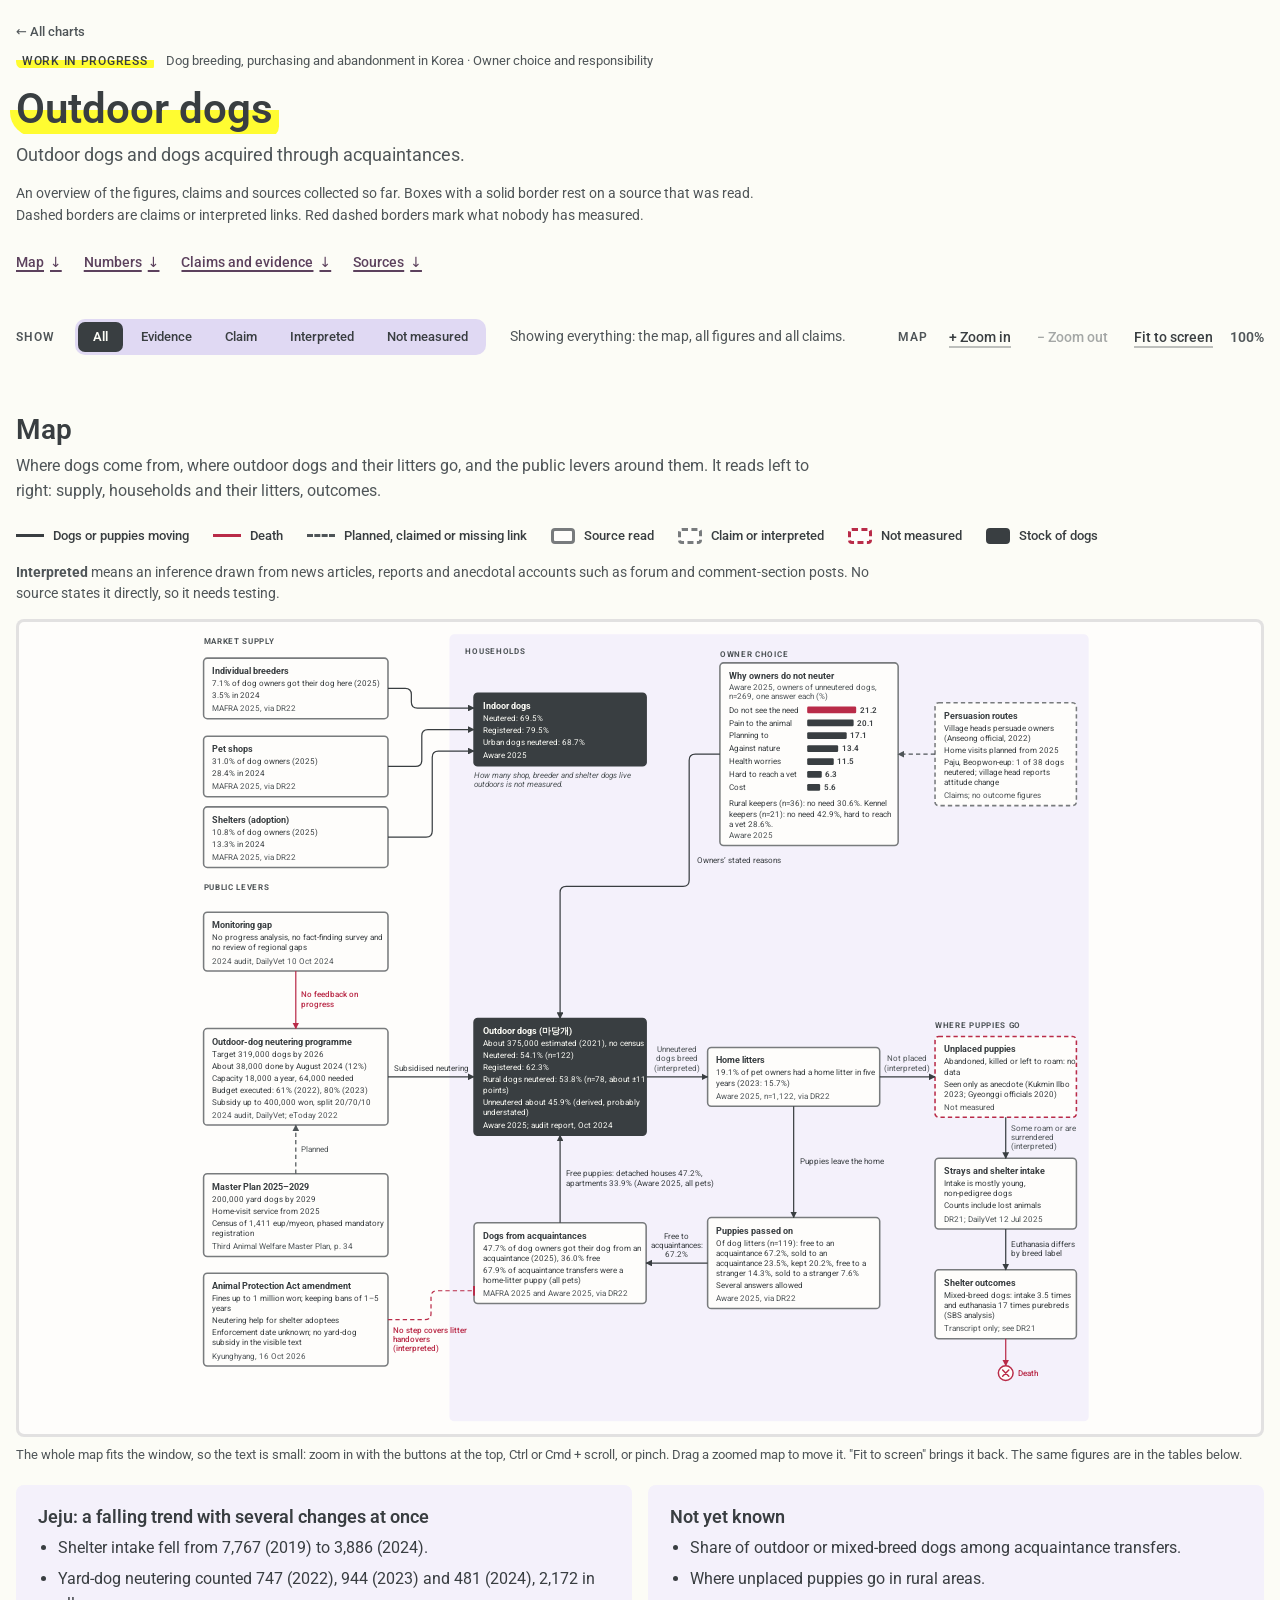
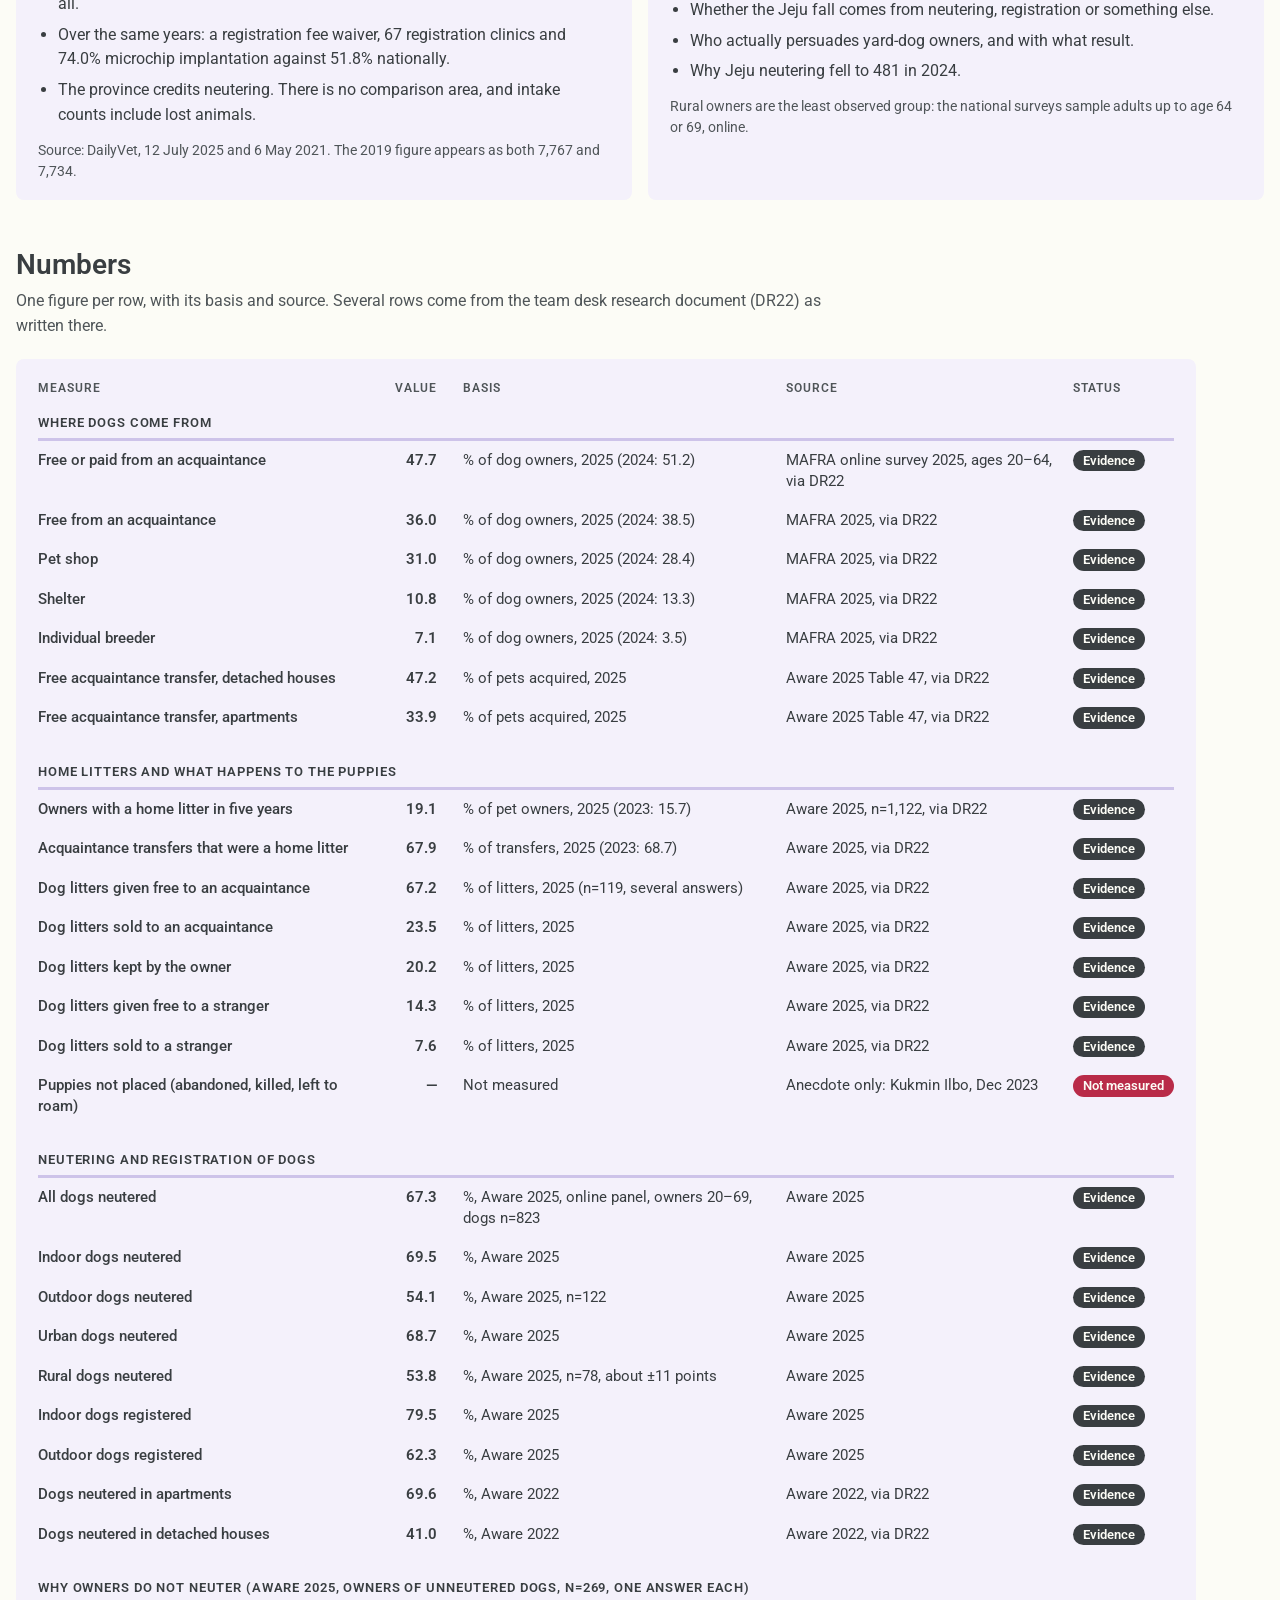
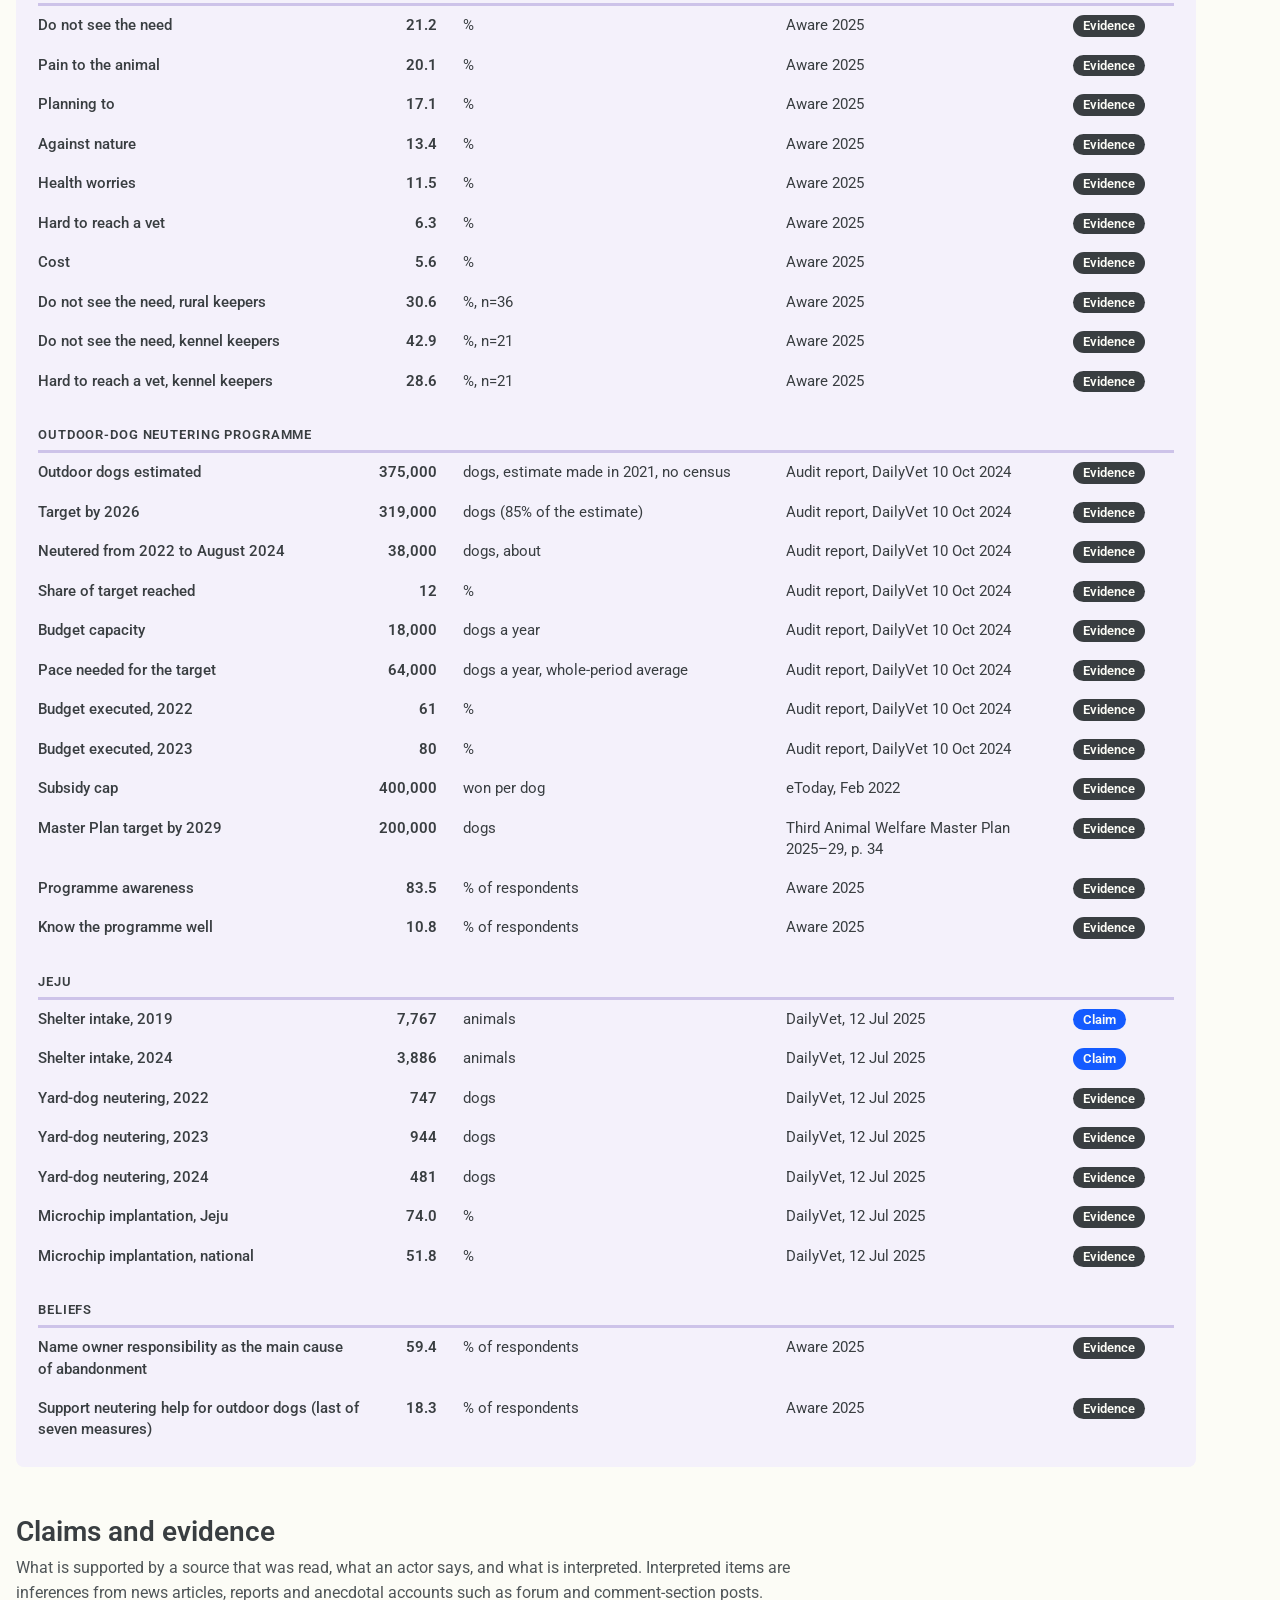
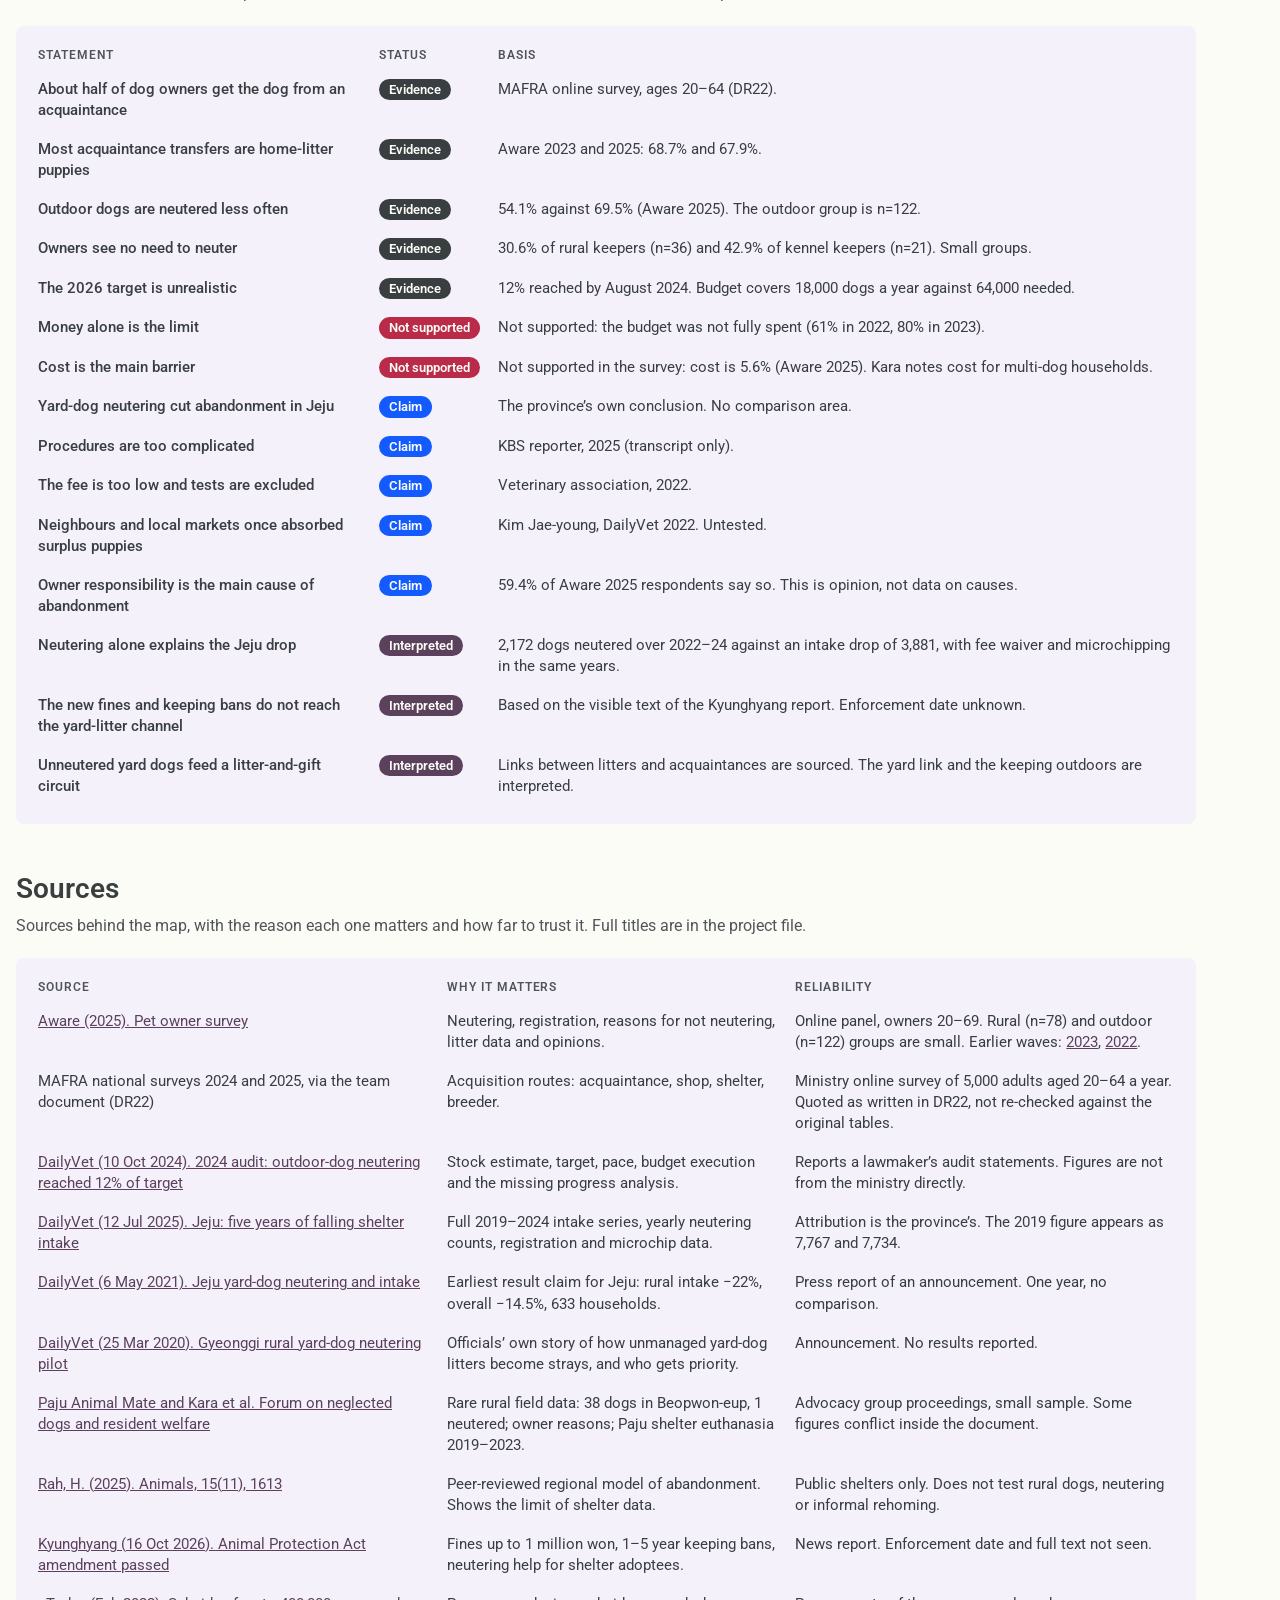
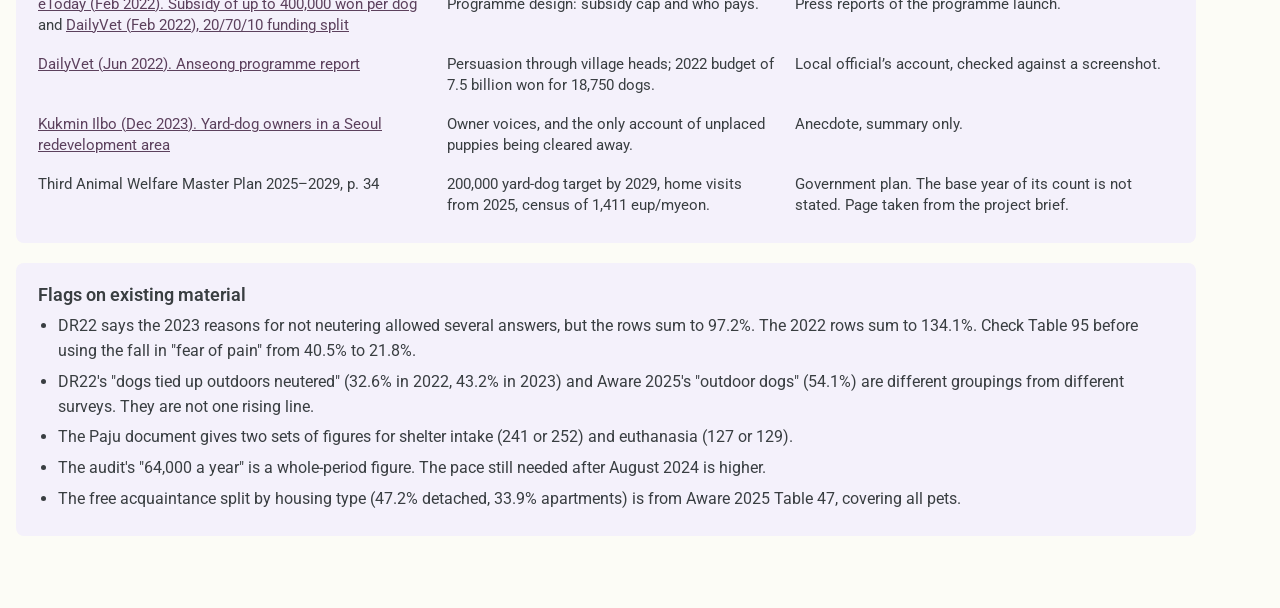
<file: outdoor-dogs.html>
<!doctype html>
<html lang="en">
<head>
<meta charset="utf-8">
<meta name="viewport" content="width=device-width, initial-scale=1">
<title>Outdoor Dogs</title>
<link rel="stylesheet" href="theme.css">
<style>
/* Outdoor dogs overview: a flow map, a table of figures, a table of claims and a table of sources.
   The content is written in this file (self-contained); colours, rules and fonts come from theme.css.

   Accessibility: nothing here depends on colour alone.
   - Every box on the map says what it rests on in words (source line), and its border is solid (source read)
     or dashed (claim, interpreted or not measured). Stock boxes are filled dark.
   - Lines are solid (dogs or puppies moving), dashed (planned, claimed or missing) and carry a text label.
     Death ends in a cross with the word "Death".
   - Every figure and claim has a status word in a filled label (Evidence, Claim, Interpreted, Not measured).
   - The red tone (--alert) is a darker mix of the theme rose so that red text is at least 4.5:1 on the violet map panel.
   - The map fits the page width and can be zoomed with buttons, keys, Ctrl/Cmd + scroll or pinch.
   - Yellow is only the exact original #fffc31 (tools/check-style.py enforces this). */
* { box-sizing: border-box; }
:root { --alert: color-mix(in srgb, var(--rose) 80%, var(--ink)); --boxline: color-mix(in srgb, var(--ink) 68%, var(--card)); }
body { margin: 0; background: var(--bg); color: var(--ink); font-family: var(--f-body); font-size: 16px; line-height: 1.55; }
.wrap { max-width: 1560px; margin: 0 auto; padding: 8px max(16px, env(safe-area-inset-right, 0px)) 72px max(16px, env(safe-area-inset-left, 0px)); }
a { color: var(--accent); }
a:focus-visible, summary:focus-visible, .scroll:focus-visible { outline: 3px solid var(--ink); outline-offset: 2px; }
[hidden] { display: none !important; }
.sr { position: absolute; width: 1px; height: 1px; margin: -1px; padding: 0; overflow: hidden; clip: rect(0 0 0 0); white-space: nowrap; border: 0; }
.skip { position: absolute; left: -9999px; top: 8px; z-index: 100; background: var(--highlight); color: var(--ink); font-weight: 600; padding: 8px 14px; border: 2px solid var(--ink); border-radius: 6px; }
.skip:focus { left: 12px; }

.back { font-size: 13px; font-weight: 500; color: var(--ink2); text-decoration: none; display: inline-block; padding: 6px 0; min-height: 28px; }
.back:hover { color: var(--ink); text-decoration: underline; }
header { padding: 8px 0 8px; max-width: 920px; }
.tag { font: 500 12px var(--f-mono); letter-spacing: 0.06em; text-transform: uppercase; color: var(--ink); display: inline-block; }
.eyebrow { margin-left: 12px; font-size: 13px; color: var(--ink2); }
h1 { font-family: var(--f-display); font-weight: 600; font-size: clamp(30px, 5vw, 42px); line-height: 1.15; margin: 12px 0 8px; }
.sub { font-size: 18px; color: var(--ink2); margin: 0 0 4px; max-width: 46em; }
.method { font-size: 14px; color: var(--ink2); margin: 14px 0 0; max-width: 56em; }

/* jump links: they only move the page, so they look like links with an arrow */
.jump { display: flex; flex-wrap: wrap; gap: 4px 22px; margin: 22px 0 0; padding: 0; list-style: none; }
.jump a { display: inline-flex; align-items: center; min-height: 28px; font-size: 14px; font-weight: 500; text-decoration: underline; text-underline-offset: 3px; text-decoration-thickness: 2px; }
.jump a::after { content: "\2193"; margin-left: 6px; text-decoration: none; }
.jump a:hover { background: var(--highlight); color: var(--ink); }

/* the filter: pick exactly one, so it is a radio group drawn as a tray with a dark selected segment */
.filterbar { position: sticky; top: 0; z-index: 20; display: flex; flex-wrap: wrap; align-items: center; gap: 6px 24px; margin: 24px 0 0; padding: 10px 0; background: var(--bg); }
.tgroup { display: flex; align-items: center; gap: 10px; margin: 0; padding: 0; border: 0; min-width: 0; }
.tgroup legend { float: left; padding: 0; margin: 0 10px 0 0; font: 600 12px var(--f-body); letter-spacing: 0.08em; text-transform: uppercase; color: var(--ink2); }
.segr { display: inline-flex; flex-wrap: wrap; gap: 3px; padding: 3px; border-radius: 10px; background: var(--band); }
.seg { position: relative; display: inline-flex; cursor: pointer; }
.seg input { position: absolute; opacity: 0; inset: 0; width: 100%; height: 100%; margin: 0; cursor: pointer; }
.seg .t { display: inline-flex; align-items: center; min-height: 30px; padding: 4px 15px; border-radius: 7px; font: 500 13px var(--f-body); color: var(--ink); }
.seg:hover .t { background: color-mix(in srgb, var(--card) 65%, transparent); }
.seg input:checked + .t { background: var(--ink); color: var(--on-bar); font-weight: 600; }
.seg input:focus-visible + .t { outline: 3px solid var(--ink); outline-offset: 2px; }
.status { margin: 0; font-size: 13.5px; color: var(--ink2); }

section { margin-top: 48px; scroll-margin-top: 64px; }
h2 { font-family: var(--f-display); font-weight: 600; font-size: clamp(22px, 3vw, 28px); line-height: 1.2; margin: 0 0 8px; }
h3 { font-family: var(--f-display); font-weight: 600; font-size: 18px; line-height: 1.3; margin: 0 0 8px; }
.intro { color: var(--ink2); margin: 0 0 20px; max-width: 52em; }
.small { font-size: 14px; color: var(--ink2); margin: 0 0 14px; max-width: 64em; }

/* map legend */
.legend { display: flex; flex-wrap: wrap; gap: 6px 24px; margin: 0 0 14px; padding: 0; list-style: none; font-size: 13px; font-weight: 500; }
.legend li { display: inline-flex; align-items: center; gap: 9px; min-height: 24px; }
.ls { flex: none; width: 28px; height: 0; border-top: 3px solid var(--ink); }
.ls.alert { border-color: var(--alert); }
.ls.dash { border-top-style: dashed; border-color: var(--ink2); }
.bx { flex: none; width: 24px; height: 16px; border-radius: 4px; background: var(--card); border: 3px solid var(--boxline); }
.bx.dash { border-style: dashed; }
.bx.unk { border-style: dashed; border-color: var(--alert); }
.bx.stock { background: var(--ink); border-color: var(--ink); }

/* the map: a frame with a scroll area. The drawing fits the page width (no sideways scrolling on a desktop);
   the zoom buttons, Ctrl/Cmd + scroll and the + and - keys make it bigger, and a zoomed map is moved by dragging or scrolling.
   At "fit" the text is the drawing's own size scaled to the page width, so zooming in is how to read the small print on a small screen. */
.scroll { overflow: auto; width: 100%; background: var(--card); border: 3px solid var(--rule); border-radius: 8px; scroll-margin-top: calc(var(--bar, 0px) + 8px); }
.scroll.zoomed { cursor: grab; }
.scroll.dragging { cursor: grabbing; user-select: none; }
svg#map { display: block; width: 100%; max-width: none; height: auto; margin: 0 auto; }
svg text { font-family: var(--f-body); }
.hint { margin: 8px 0 0; font-size: 13px; color: var(--ink2); }
/* zoom controls only move the chart, so they are plain underlined link-buttons */
.zoombar { display: flex; flex-wrap: wrap; align-items: center; gap: 2px 8px; margin: 0 0 0 auto; }
.zoombar .gl { margin-right: 4px; font: 600 12px var(--f-body); letter-spacing: 0.08em; text-transform: uppercase; color: var(--ink2); }
.zoombar button { min-height: 30px; font: 500 14px var(--f-body); color: var(--ink); background: transparent; border: 0; border-radius: 6px; padding: 5px 9px; cursor: pointer; text-decoration: underline; text-decoration-thickness: 2px; text-underline-offset: 4px; text-decoration-color: var(--rule-strong); }
.zoombar button:hover:not(:disabled) { background: var(--highlight); text-decoration-color: var(--ink); }
.zoombar button:focus-visible { outline: 3px solid var(--ink); outline-offset: 2px; }
.zoombar button:disabled { color: var(--ink2); opacity: .5; cursor: default; text-decoration: none; }
.zval { min-width: 4ch; font: 600 14px var(--f-body); font-variant-numeric: tabular-nums; color: var(--ink2); }
.item { transition: opacity .15s; }
.item.dim { opacity: .16; }
.zone { fill: var(--panel); }
.cap { font-size: 12.5px; font-weight: 700; letter-spacing: .09em; fill: var(--ink2); }
.nbox { fill: var(--card); stroke: var(--boxline); stroke-width: 2.5; }
.nbox.stock { fill: var(--ink); stroke: var(--ink); }
.nbox.claim, .nbox.reading { stroke-dasharray: 7 5; }
.nbox.unknown { stroke: var(--alert); stroke-dasharray: 7 5; }
.tt { font-size: 14.5px; font-weight: 700; fill: var(--ink); }
.tb { font-size: 13px; fill: var(--ink); }
.tf { font-size: 12.5px; fill: var(--ink2); }
.stock-t .tt, .stock-t .tb { fill: var(--on-bar); }
.stock-t .tf { fill: var(--on-bar); }
.bar-l { font-size: 12.5px; fill: var(--ink); }
.bar-v { font-size: 12.5px; font-weight: 600; fill: var(--ink); }
.bar-r { fill: var(--ink); }
.bar-r.hl { fill: var(--alert); }
.ep { fill: none; stroke: var(--ink); stroke-width: 2; }
.ep.red { stroke: var(--alert); }
.ep.dash { stroke-dasharray: 7 5; stroke: var(--ink2); }
.ep.block { stroke: var(--alert); stroke-dasharray: 7 5; }
.el { font-size: 13px; fill: var(--ink); }
.el.red { fill: var(--alert); font-weight: 500; }
.el.mut { fill: var(--ink2); }
.mk-ink { fill: var(--ink); }
.mk-red { fill: var(--alert); }
.mk-mut { fill: var(--ink2); }
.mk-blk { stroke: var(--alert); stroke-width: 2.8; fill: none; }
.xm { fill: var(--card); stroke: var(--alert); stroke-width: 2.4; }
.xl { stroke: var(--alert); stroke-width: 2.4; stroke-linecap: round; }
.note { font-size: 13px; font-style: italic; fill: var(--ink2); }

/* panels */
.cards { display: grid; grid-template-columns: repeat(auto-fit, minmax(300px, 1fr)); gap: 16px; margin-top: 20px; }
.card { background: var(--panel); border-radius: 8px; padding: 20px 22px 18px; min-width: 0; }
.card ul { margin: 0; padding-left: 20px; }
.card li { margin: 0 0 6px; }
.card .src { color: var(--ink2); font-size: 13.5px; margin: 12px 0 0; }
.panel { background: var(--panel); border-radius: 8px; padding: 12px 22px 18px; max-width: 1180px; }

/* tables: no lines between rows, only spacing; each group has a soft rule under its caption */
table { width: 100%; border-collapse: collapse; font-variant-numeric: tabular-nums; }
th, td { text-align: left; vertical-align: top; padding: 9px 18px 9px 0; font-size: 14.5px; line-height: 1.45; }
thead th { padding-top: 10px; padding-bottom: 8px; font: 600 12px var(--f-body); letter-spacing: 0.08em; text-transform: uppercase; color: var(--ink2); }
tbody th[scope="row"] { font-weight: 500; width: 30%; }
td.num, th.num { text-align: right; white-space: nowrap; font-weight: 600; padding-right: 26px; }
tr.grp th { padding: 26px 0 8px; font: 600 12.5px var(--f-body); letter-spacing: 0.07em; text-transform: uppercase; color: var(--ink); border-bottom: 3px solid var(--line); }
tbody tr:first-child.grp th { padding-top: 12px; }
td:last-child, th:last-child { padding-right: 0; }
.pill { display: inline-block; padding: 2px 10px; border-radius: 999px; font: 600 12.5px/1.4 var(--f-body); white-space: nowrap; background: var(--ink); color: var(--on-bar); }
.pill.claim { background: var(--azure); }
.pill.reading { background: var(--grape); }
.pill.unknown { background: var(--alert); }
#tbl-sources td:first-child { width: 36%; }
#tbl-sources a { overflow-wrap: anywhere; }
.flags { margin-top: 20px; max-width: 1180px; }

@media (max-width: 760px) {
  .filterbar { position: static; }
  .panel { padding: 8px 16px 14px; }
  table, tbody, tr, th, td { display: block; }
  thead { position: absolute; width: 1px; height: 1px; overflow: hidden; clip: rect(0 0 0 0); }
  tbody tr { padding: 12px 0; }
  tbody tr.grp { padding: 0; }
  th, td, tbody th[scope="row"], td.num { width: auto; padding: 2px 0; text-align: left; white-space: normal; }
  tbody th[scope="row"] { font-weight: 600; }
  td[data-label]::before { content: attr(data-label); display: block; font: 600 11.5px var(--f-body); letter-spacing: 0.08em; text-transform: uppercase; color: var(--ink2); margin-top: 6px; }
  #tbl-sources td:first-child { width: auto; }
}
@media (forced-colors: active) {
  .pill, .bx, .ls, .seg input:checked + .t { forced-color-adjust: none; outline: 1px solid CanvasText; }
  .nbox, .ep { stroke: CanvasText; }
  .nbox.stock { fill: CanvasText; }
}
@media (prefers-reduced-motion: reduce) { html { scroll-behavior: auto; } .item { transition: none; } }
</style>
</head>
<body>
<a class="skip" href="#main">Skip to the overview</a>
<div class="wrap">
<header>
  <a class="back" href="index.html">&larr; All charts</a><br>
  <span class="tag">Work in progress</span><span class="eyebrow">Dog breeding, purchasing and abandonment in Korea · Owner choice and responsibility</span>
  <h1><span class="mark">Outdoor dogs</span></h1>
  <p class="sub">Outdoor dogs and dogs acquired through acquaintances.</p>
  <p class="method">An overview of the figures, claims and sources collected so far. Boxes with a solid border rest on a source that was read. Dashed borders are claims or interpreted links. Red dashed borders mark what nobody has measured.</p>
  <nav aria-label="On this page">
    <ul class="jump">
      <li><a href="#map-h">Map</a></li>
      <li><a href="#numbers-h">Numbers</a></li>
      <li><a href="#claims-h">Claims and evidence</a></li>
      <li><a href="#sources-h">Sources</a></li>
    </ul>
  </nav>
</header>

<div class="filterbar">
  <fieldset class="tgroup">
    <legend>Show</legend>
    <div class="segr" id="filter"></div>
  </fieldset>
  <p class="status" id="status" role="status"></p>
  <div class="zoombar" role="group" aria-label="Map zoom">
    <span class="gl" aria-hidden="true">Map</span>
    <button type="button" id="z-in">+ Zoom in</button>
    <button type="button" id="z-out">&minus; Zoom out</button>
    <button type="button" id="z-fit">Fit to screen</button>
    <span class="zval" id="z-val" aria-live="polite">100%</span>
  </div>
</div>

<main id="main">
<noscript><p class="card">The map and tables on this page are drawn with JavaScript. Turn JavaScript on to see them.</p></noscript>

<section aria-labelledby="map-h" id="map-sec">
  <h2 id="map-h">Map</h2>
  <p class="intro">Where dogs come from, where outdoor dogs and their litters go, and the public levers around them. It reads left to right: supply, households and their litters, outcomes.</p>
  <ul class="legend" aria-label="Key to the map">
    <li><i class="ls"></i>Dogs or puppies moving</li>
    <li><i class="ls alert"></i>Death</li>
    <li><i class="ls dash"></i>Planned, claimed or missing link</li>
    <li><i class="bx"></i>Source read</li>
    <li><i class="bx dash"></i>Claim or interpreted</li>
    <li><i class="bx unk"></i>Not measured</li>
    <li><i class="bx stock"></i>Stock of dogs</li>
  </ul>
  <p class="small"><strong>Interpreted</strong> means an inference drawn from news articles, reports and anecdotal accounts such as forum and comment-section posts. No source states it directly, so it needs testing.</p>
  <div class="scroll" id="scroll" role="region" aria-label="Flow map. Zoom with the buttons above, or press plus and minus here. Arrow keys move around a zoomed map." tabindex="0">
    <svg id="map" role="img" aria-label="Flow map: where dogs come from, where outdoor dogs and their litters go, and the public levers around them. The same figures are listed in the Numbers table below."></svg>
  </div>
  <p class="hint">The whole map fits the window, so the text is small: zoom in with the buttons at the top, Ctrl or Cmd + scroll, or pinch. Drag a zoomed map to move it. "Fit to screen" brings it back. The same figures are in the tables below.</p>
  <div class="cards">
    <div class="card">
      <h3>Jeju: a falling trend with several changes at once</h3>
      <ul>
        <li>Shelter intake fell from 7,767 (2019) to 3,886 (2024).</li>
        <li>Yard-dog neutering counted 747 (2022), 944 (2023) and 481 (2024), 2,172 in all.</li>
        <li>Over the same years: a registration fee waiver, 67 registration clinics and 74.0% microchip implantation against 51.8% nationally.</li>
        <li>The province credits neutering. There is no comparison area, and intake counts include lost animals.</li>
      </ul>
      <p class="src">Source: DailyVet, 12 July 2025 and 6 May 2021. The 2019 figure appears as both 7,767 and 7,734.</p>
    </div>
    <div class="card">
      <h3>Not yet known</h3>
      <ul>
        <li>Share of outdoor or mixed-breed dogs among acquaintance transfers.</li>
        <li>Where unplaced puppies go in rural areas.</li>
        <li>Whether the Jeju fall comes from neutering, registration or something else.</li>
        <li>Who actually persuades yard-dog owners, and with what result.</li>
        <li>Why Jeju neutering fell to 481 in 2024.</li>
      </ul>
      <p class="src">Rural owners are the least observed group: the national surveys sample adults up to age 64 or 69, online.</p>
    </div>
  </div>
</section>

<section aria-labelledby="numbers-h">
  <h2 id="numbers-h">Numbers</h2>
  <p class="intro">One figure per row, with its basis and source. Several rows come from the team desk research document (DR22) as written there.</p>
  <div class="panel"><table id="tbl-numbers"><caption class="sr">Figures with their basis, source and status</caption><thead><tr><th scope="col">Measure</th><th scope="col" class="num">Value</th><th scope="col">Basis</th><th scope="col">Source</th><th scope="col">Status</th></tr></thead><tbody></tbody></table></div>
</section>

<section aria-labelledby="claims-h">
  <h2 id="claims-h">Claims and evidence</h2>
  <p class="intro">What is supported by a source that was read, what an actor says, and what is interpreted. Interpreted items are inferences from news articles, reports and anecdotal accounts such as forum and comment-section posts.</p>
  <div class="panel"><table id="tbl-claims"><caption class="sr">Statements with their status and basis</caption><thead><tr><th scope="col">Statement</th><th scope="col">Status</th><th scope="col">Basis</th></tr></thead><tbody></tbody></table></div>
</section>

<section aria-labelledby="sources-h">
  <h2 id="sources-h">Sources</h2>
  <p class="intro">Sources behind the map, with the reason each one matters and how far to trust it. Full titles are in the project file.</p>
  <div class="panel"><table id="tbl-sources"><caption class="sr">Sources, why each matters and how reliable it is</caption><thead><tr><th scope="col">Source</th><th scope="col">Why it matters</th><th scope="col">Reliability</th></tr></thead><tbody></tbody></table></div>
  <div class="card flags">
    <h3>Flags on existing material</h3>
    <ul>
      <li>DR22 says the 2023 reasons for not neutering allowed several answers, but the rows sum to 97.2%. The 2022 rows sum to 134.1%. Check Table 95 before using the fall in "fear of pain" from 40.5% to 21.8%.</li>
      <li>DR22's "dogs tied up outdoors neutered" (32.6% in 2022, 43.2% in 2023) and Aware 2025's "outdoor dogs" (54.1%) are different groupings from different surveys. They are not one rising line.</li>
      <li>The Paju document gives two sets of figures for shelter intake (241 or 252) and euthanasia (127 or 129).</li>
      <li>The audit's "64,000 a year" is a whole-period figure. The pace still needed after August 2024 is higher.</li>
      <li>The free acquaintance split by housing type (47.2% detached, 33.9% apartments) is from Aware 2025 Table 47, covering all pets.</li>
    </ul>
  </div>
</section>
</main>
</div>

<script>
/* ---------- data ---------- */
const ST={evidence:'Evidence',claim:'Claim',reading:'Interpreted',unknown:'Not measured'};

const NUM=[
['Where dogs come from'],
['Free or paid from an acquaintance','47.7','% of dog owners, 2025 (2024: 51.2)','MAFRA online survey 2025, ages 20–64, via DR22','evidence'],
['Free from an acquaintance','36.0','% of dog owners, 2025 (2024: 38.5)','MAFRA 2025, via DR22','evidence'],
['Pet shop','31.0','% of dog owners, 2025 (2024: 28.4)','MAFRA 2025, via DR22','evidence'],
['Shelter','10.8','% of dog owners, 2025 (2024: 13.3)','MAFRA 2025, via DR22','evidence'],
['Individual breeder','7.1','% of dog owners, 2025 (2024: 3.5)','MAFRA 2025, via DR22','evidence'],
['Free acquaintance transfer, detached houses','47.2','% of pets acquired, 2025','Aware 2025 Table 47, via DR22','evidence'],
['Free acquaintance transfer, apartments','33.9','% of pets acquired, 2025','Aware 2025 Table 47, via DR22','evidence'],
['Home litters and what happens to the puppies'],
['Owners with a home litter in five years','19.1','% of pet owners, 2025 (2023: 15.7)','Aware 2025, n=1,122, via DR22','evidence'],
['Acquaintance transfers that were a home litter','67.9','% of transfers, 2025 (2023: 68.7)','Aware 2025, via DR22','evidence'],
['Dog litters given free to an acquaintance','67.2','% of litters, 2025 (n=119, several answers)','Aware 2025, via DR22','evidence'],
['Dog litters sold to an acquaintance','23.5','% of litters, 2025','Aware 2025, via DR22','evidence'],
['Dog litters kept by the owner','20.2','% of litters, 2025','Aware 2025, via DR22','evidence'],
['Dog litters given free to a stranger','14.3','% of litters, 2025','Aware 2025, via DR22','evidence'],
['Dog litters sold to a stranger','7.6','% of litters, 2025','Aware 2025, via DR22','evidence'],
['Puppies not placed (abandoned, killed, left to roam)','','Not measured','Anecdote only: Kukmin Ilbo, Dec 2023','unknown'],
['Neutering and registration of dogs'],
['All dogs neutered','67.3','%, Aware 2025, online panel, owners 20–69, dogs n=823','Aware 2025','evidence'],
['Indoor dogs neutered','69.5','%, Aware 2025','Aware 2025','evidence'],
['Outdoor dogs neutered','54.1','%, Aware 2025, n=122','Aware 2025','evidence'],
['Urban dogs neutered','68.7','%, Aware 2025','Aware 2025','evidence'],
['Rural dogs neutered','53.8','%, Aware 2025, n=78, about ±11 points','Aware 2025','evidence'],
['Indoor dogs registered','79.5','%, Aware 2025','Aware 2025','evidence'],
['Outdoor dogs registered','62.3','%, Aware 2025','Aware 2025','evidence'],
['Dogs neutered in apartments','69.6','%, Aware 2022','Aware 2022, via DR22','evidence'],
['Dogs neutered in detached houses','41.0','%, Aware 2022','Aware 2022, via DR22','evidence'],
['Why owners do not neuter (Aware 2025, owners of unneutered dogs, n=269, one answer each)'],
['Do not see the need','21.2','%','Aware 2025','evidence'],
['Pain to the animal','20.1','%','Aware 2025','evidence'],
['Planning to','17.1','%','Aware 2025','evidence'],
['Against nature','13.4','%','Aware 2025','evidence'],
['Health worries','11.5','%','Aware 2025','evidence'],
['Hard to reach a vet','6.3','%','Aware 2025','evidence'],
['Cost','5.6','%','Aware 2025','evidence'],
['Do not see the need, rural keepers','30.6','%, n=36','Aware 2025','evidence'],
['Do not see the need, kennel keepers','42.9','%, n=21','Aware 2025','evidence'],
['Hard to reach a vet, kennel keepers','28.6','%, n=21','Aware 2025','evidence'],
['Outdoor-dog neutering programme'],
['Outdoor dogs estimated','375,000','dogs, estimate made in 2021, no census','Audit report, DailyVet 10 Oct 2024','evidence'],
['Target by 2026','319,000','dogs (85% of the estimate)','Audit report, DailyVet 10 Oct 2024','evidence'],
['Neutered from 2022 to August 2024','38,000','dogs, about','Audit report, DailyVet 10 Oct 2024','evidence'],
['Share of target reached','12','%','Audit report, DailyVet 10 Oct 2024','evidence'],
['Budget capacity','18,000','dogs a year','Audit report, DailyVet 10 Oct 2024','evidence'],
['Pace needed for the target','64,000','dogs a year, whole-period average','Audit report, DailyVet 10 Oct 2024','evidence'],
['Budget executed, 2022','61','%','Audit report, DailyVet 10 Oct 2024','evidence'],
['Budget executed, 2023','80','%','Audit report, DailyVet 10 Oct 2024','evidence'],
['Subsidy cap','400,000','won per dog','eToday, Feb 2022','evidence'],
['Master Plan target by 2029','200,000','dogs','Third Animal Welfare Master Plan 2025–29, p. 34','evidence'],
['Programme awareness','83.5','% of respondents','Aware 2025','evidence'],
['Know the programme well','10.8','% of respondents','Aware 2025','evidence'],
['Jeju'],
['Shelter intake, 2019','7,767','animals','DailyVet, 12 Jul 2025','claim'],
['Shelter intake, 2024','3,886','animals','DailyVet, 12 Jul 2025','claim'],
['Yard-dog neutering, 2022','747','dogs','DailyVet, 12 Jul 2025','evidence'],
['Yard-dog neutering, 2023','944','dogs','DailyVet, 12 Jul 2025','evidence'],
['Yard-dog neutering, 2024','481','dogs','DailyVet, 12 Jul 2025','evidence'],
['Microchip implantation, Jeju','74.0','%','DailyVet, 12 Jul 2025','evidence'],
['Microchip implantation, national','51.8','%','DailyVet, 12 Jul 2025','evidence'],
['Beliefs'],
['Name owner responsibility as the main cause of abandonment','59.4','% of respondents','Aware 2025','evidence'],
['Support neutering help for outdoor dogs (last of seven measures)','18.3','% of respondents','Aware 2025','evidence']
];

const CLAIMS=[
['About half of dog owners get the dog from an acquaintance','evidence','MAFRA online survey, ages 20–64 (DR22).'],
['Most acquaintance transfers are home-litter puppies','evidence','Aware 2023 and 2025: 68.7% and 67.9%.'],
['Outdoor dogs are neutered less often','evidence','54.1% against 69.5% (Aware 2025). The outdoor group is n=122.'],
['Owners see no need to neuter','evidence','30.6% of rural keepers (n=36) and 42.9% of kennel keepers (n=21). Small groups.'],
['The 2026 target is unrealistic','evidence','12% reached by August 2024. Budget covers 18,000 dogs a year against 64,000 needed.'],
['Money alone is the limit','unknown','Not supported: the budget was not fully spent (61% in 2022, 80% in 2023).'],
['Cost is the main barrier','unknown','Not supported in the survey: cost is 5.6% (Aware 2025). Kara notes cost for multi-dog households.'],
['Yard-dog neutering cut abandonment in Jeju','claim','The province’s own conclusion. No comparison area.'],
['Procedures are too complicated','claim','KBS reporter, 2025 (transcript only).'],
['The fee is too low and tests are excluded','claim','Veterinary association, 2022.'],
['Neighbours and local markets once absorbed surplus puppies','claim','Kim Jae-young, DailyVet 2022. Untested.'],
['Owner responsibility is the main cause of abandonment','claim','59.4% of Aware 2025 respondents say so. This is opinion, not data on causes.'],
['Neutering alone explains the Jeju drop','reading','2,172 dogs neutered over 2022–24 against an intake drop of 3,881, with fee waiver and microchipping in the same years.'],
['The new fines and keeping bans do not reach the yard-litter channel','reading','Based on the visible text of the Kyunghyang report. Enforcement date unknown.'],
['Unneutered yard dogs feed a litter-and-gift circuit','reading','Links between litters and acquaintances are sourced. The yard link and the keeping outdoors are interpreted.']
];

const SRC=[
['<a href="https://aware.kr/bbs/board.php?bo_table=B10&wr_id=30">Aware (2025). Pet owner survey</a>','Neutering, registration, reasons for not neutering, litter data and opinions.','Online panel, owners 20–69. Rural (n=78) and outdoor (n=122) groups are small. Earlier waves: <a href="https://aware.kr/bbs/board.php?bo_table=B10&wr_id=23&page=2">2023</a>, <a href="https://aware.kr/bbs/board.php?bo_table=B10&wr_id=4&page=2">2022</a>.'],
['MAFRA national surveys 2024 and 2025, via the team document (DR22)','Acquisition routes: acquaintance, shop, shelter, breeder.','Ministry online survey of 5,000 adults aged 20–64 a year. Quoted as written in DR22, not re-checked against the original tables.'],
['<a href="https://www.dailyvet.co.kr/?p=225018">DailyVet (10 Oct 2024). 2024 audit: outdoor-dog neutering reached 12% of target</a>','Stock estimate, target, pace, budget execution and the missing progress analysis.','Reports a lawmaker’s audit statements. Figures are not from the ministry directly.'],
['<a href="https://www.dailyvet.co.kr/?p=251595">DailyVet (12 Jul 2025). Jeju: five years of falling shelter intake</a>','Full 2019–2024 intake series, yearly neutering counts, registration and microchip data.','Attribution is the province’s. The 2019 figure appears as 7,767 and 7,734.'],
['<a href="https://www.dailyvet.co.kr/?p=146926">DailyVet (6 May 2021). Jeju yard-dog neutering and intake</a>','Earliest result claim for Jeju: rural intake −22%, overall −14.5%, 633 households.','Press report of an announcement. One year, no comparison.'],
['<a href="https://www.dailyvet.co.kr/?p=128707">DailyVet (25 Mar 2020). Gyeonggi rural yard-dog neutering pilot</a>','Officials’ own story of how unmanaged yard-dog litters become strays, and who gets priority.','Announcement. No results reported.'],
['<a href="https://www.ekara.org/file/getBlob/35746/방치견%20예방과%20주민%20상생복지를%20위한%20토론회.pdf">Paju Animal Mate and Kara et al. Forum on neglected dogs and resident welfare</a>','Rare rural field data: 38 dogs in Beopwon-eup, 1 neutered; owner reasons; Paju shelter euthanasia 2019–2023.','Advocacy group proceedings, small sample. Some figures conflict inside the document.'],
['<a href="https://doi.org/10.3390/ani15111613">Rah, H. (2025). Animals, 15(11), 1613</a>','Peer-reviewed regional model of abandonment. Shows the limit of shelter data.','Public shelters only. Does not test rural dogs, neutering or informal rehoming.'],
['<a href="https://khan.co.kr/article/202610161538001">Kyunghyang (16 Oct 2026). Animal Protection Act amendment passed</a>','Fines up to 1 million won, 1–5 year keeping bans, neutering help for shelter adoptees.','News report. Enforcement date and full text not seen.'],
['<a href="https://www.etoday.co.kr/news/view/2106336">eToday (Feb 2022). Subsidy of up to 400,000 won per dog</a> and <a href="https://www.dailyvet.co.kr/?p=161035">DailyVet (Feb 2022), 20/70/10 funding split</a>','Programme design: subsidy cap and who pays.','Press reports of the programme launch.'],
['<a href="https://www.dailyvet.co.kr/?p=168202">DailyVet (Jun 2022). Anseong programme report</a>','Persuasion through village heads; 2022 budget of 7.5 billion won for 18,750 dogs.','Local official’s account, checked against a screenshot.'],
['<a href="https://www.kmib.co.kr/article/view.asp?arcid=0018976595">Kukmin Ilbo (Dec 2023). Yard-dog owners in a Seoul redevelopment area</a>','Owner voices, and the only account of unplaced puppies being cleared away.','Anecdote, summary only.'],
['Third Animal Welfare Master Plan 2025–2029, p. 34','200,000 yard-dog target by 2029, home visits from 2025, census of 1,411 eup/myeon.','Government plan. The base year of its count is not stated. Page taken from the project brief.']
];

/* ---------- tables ---------- */
const $=s=>document.querySelector(s);
function cell(tag,text,label,cls){const c=document.createElement(tag);c.textContent=text;if(label)c.dataset.label=label;if(cls)c.className=cls;return c}
function pill(st,text){const p=document.createElement('span');p.className='pill '+st;p.textContent=text;return p}
(function(){
  const tb=$('#tbl-numbers tbody');
  NUM.forEach(r=>{
    const tr=document.createElement('tr');
    if(r.length===1){tr.className='grp';tr.dataset.status='group';const th=cell('th',r[0]);th.colSpan=5;th.scope='colgroup';tr.appendChild(th)}
    else{
      tr.dataset.status=r[4];
      const th=cell('th',r[0]);th.scope='row';tr.appendChild(th);
      tr.appendChild(cell('td',r[1]||'—','Value','num'));
      tr.appendChild(cell('td',r[2],'Basis'));
      tr.appendChild(cell('td',r[3],'Source'));
      const st=cell('td','','Status');st.appendChild(pill(r[4],ST[r[4]]));tr.appendChild(st);
    }
    tb.appendChild(tr);
  });
  const cb=$('#tbl-claims tbody');
  CLAIMS.forEach(c=>{
    const tr=document.createElement('tr');tr.dataset.status=c[1];
    const th=cell('th',c[0]);th.scope='row';tr.appendChild(th);
    const st=cell('td','','Status');st.appendChild(pill(c[1],c[1]==='unknown'?'Not supported':ST[c[1]]));tr.appendChild(st);
    tr.appendChild(cell('td',c[2],'Basis'));
    cb.appendChild(tr);
  });
  const sb=$('#tbl-sources tbody');
  SRC.forEach(s=>{
    const tr=document.createElement('tr');tr.dataset.status='source';
    ['Source','Why it matters','Reliability'].forEach((lab,i)=>{const td=document.createElement('td');td.dataset.label=lab;td.innerHTML=s[i];tr.appendChild(td)});
    sb.appendChild(tr);
  });
})();

/* ---------- map ---------- */
const W=1500,NS='http://www.w3.org/2000/svg';
const F_T='700 14.5px Roboto, system-ui, sans-serif',F_B='400 13px Roboto, system-ui, sans-serif',F_F='400 12.5px Roboto, system-ui, sans-serif',F_L='400 13px Roboto, system-ui, sans-serif';
const cv=document.createElement('canvas').getContext('2d');
function wrap(text,font,maxW){cv.font=font;const words=String(text).split(' ');const lines=[];let cur='';
  for(const w of words){const t=cur?cur+' '+w:w;if(cv.measureText(t).width>maxW&&cur){lines.push(cur);cur=w}else cur=t}
  if(cur)lines.push(cur);return lines}
function el(name,attrs,parent,text){const e=document.createElementNS(NS,name);for(const k in attrs)e.setAttribute(k,attrs[k]);if(text!=null)e.textContent=text;if(parent)parent.appendChild(e);return e}

const NODES=[
 {id:'S1',x:40,w:300,cy:108,st:'evidence',title:'Individual breeders',items:['7.1% of dog owners got their dog here (2025)','3.5% in 2024'],foot:'MAFRA 2025, via DR22'},
 {id:'S2',x:40,w:300,cy:235,st:'evidence',title:'Pet shops',items:['31.0% of dog owners (2025)','28.4% in 2024'],foot:'MAFRA 2025, via DR22'},
 {id:'S4',x:40,w:300,cy:350,st:'evidence',title:'Shelters (adoption)',items:['10.8% of dog owners (2025)','13.3% in 2024'],foot:'MAFRA 2025, via DR22'},
 {id:'MON',x:40,w:300,cy:520,st:'evidence',title:'Monitoring gap',items:['No progress analysis, no fact-finding survey and no review of regional gaps'],foot:'2024 audit, DailyVet 10 Oct 2024'},
 {id:'PR',x:40,w:300,cy:740,st:'evidence',title:'Outdoor-dog neutering programme',items:['Target 319,000 dogs by 2026','About 38,000 done by August 2024 (12%)','Capacity 18,000 a year, 64,000 needed','Budget executed: 61% (2022), 80% (2023)','Subsidy up to 400,000 won, split 20/70/10'],foot:'2024 audit, DailyVet; eToday 2022'},
 {id:'MP',x:40,w:300,cy:965,st:'evidence',title:'Master Plan 2025–2029',items:['200,000 yard dogs by 2029','Home-visit service from 2025','Census of 1,411 eup/myeon, phased mandatory registration'],foot:'Third Animal Welfare Master Plan, p. 34'},
 {id:'LAW',x:40,w:300,cy:1135,st:'evidence',title:'Animal Protection Act amendment',items:['Fines up to 1 million won; keeping bans of 1–5 years','Neutering help for shelter adoptees','Enforcement date unknown; no yard-dog subsidy in the visible text'],foot:'Kyunghyang, 16 Oct 2026'},
 {id:'H1',x:480,w:280,cy:175,st:'evidence',stock:1,title:'Indoor dogs',items:['Neutered: 69.5%','Registered: 79.5%','Urban dogs neutered: 68.7%'],foot:'Aware 2025'},
 {id:'H2',x:480,w:280,cy:740,st:'evidence',stock:1,title:'Outdoor dogs (마당개)',items:['About 375,000 estimated (2021), no census','Neutered: 54.1% (n=122)','Registered: 62.3%','Rural dogs neutered: 53.8% (n=78, about ±11 points)','Unneutered about 45.9% (derived, probably understated)'],foot:'Aware 2025; audit report, Oct 2024'},
 {id:'B',x:880,w:290,cy:215,st:'evidence',type:'bars',title:'Why owners do not neuter',sub:'Aware 2025, owners of unneutered dogs, n=269, one answer each (%)',
   bars:[['Do not see the need',21.2],['Pain to the animal',20.1],['Planning to',17.1],['Against nature',13.4],['Health worries',11.5],['Hard to reach a vet',6.3],['Cost',5.6]],
   notes:['Rural keepers (n=36): no need 30.6%. Kennel keepers (n=21): no need 42.9%, hard to reach a vet 28.6%.'],foot:'Aware 2025'},
 {id:'PC',x:1230,w:230,cy:215,st:'claim',title:'Persuasion routes',items:['Village heads persuade owners (Anseong official, 2022)','Home visits planned from 2025','Paju, Beopwon-eup: 1 of 38 dogs neutered; village head reports attitude change'],foot:'Claims; no outcome figures'},
 {id:'L1',x:860,w:280,cy:740,st:'evidence',title:'Home litters',items:['19.1% of pet owners had a home litter in five years (2023: 15.7%)'],foot:'Aware 2025, n=1,122, via DR22'},
 {id:'U',x:1230,w:230,cy:740,st:'unknown',title:'Unplaced puppies',items:['Abandoned, killed or left to roam: no data','Seen only as anecdote (Kukmin Ilbo 2023; Gyeonggi officials 2020)'],foot:'Not measured'},
 {id:'L2',x:860,w:280,cy:1043,st:'evidence',title:'Puppies passed on',items:['Of dog litters (n=119): free to an acquaintance 67.2%, sold to an acquaintance 23.5%, kept 20.2%, free to a stranger 14.3%, sold to a stranger 7.6%','Several answers allowed'],foot:'Aware 2025, via DR22'},
 {id:'S3',x:480,w:280,cy:1043,st:'evidence',title:'Dogs from acquaintances',items:['47.7% of dog owners got their dog from an acquaintance (2025), 36.0% free','67.9% of acquaintance transfers were a home-litter puppy (all pets)'],foot:'MAFRA 2025 and Aware 2025, via DR22'},
 {id:'O1',x:1230,w:230,cy:930,st:'evidence',title:'Strays and shelter intake',items:['Intake is mostly young, non-pedigree dogs','Counts include lost animals'],foot:'DR21; DailyVet 12 Jul 2025'},
 {id:'O2',x:1230,w:230,cy:1110,st:'evidence',title:'Shelter outcomes',items:['Mixed-breed dogs: intake 3.5 times and euthanasia 17 times purebreds (SBS analysis)'],foot:'Transcript only; see DR21'}
];
const R={};
function buildNode(n,svg){
  const px=14,py=12,tw=n.w-2*px;const parts=[];let y=py;
  const LHT=18,LHB=16.5,LHF=14.5;
  const push=(cls,lines,lh,x=px)=>{lines.forEach(t=>{parts.push({cls,t,x,y:y+lh-4});y+=lh})};
  push('tt',wrap(n.title,F_T,tw),LHT);y+=3;
  if(n.type==='bars'){
    push('tf',wrap(n.sub,F_F,tw),LHF);y+=6;
    const lw=128,vw=34,bw=tw-lw-vw-6,max=25;
    n.bars.forEach((b,i)=>{parts.push({cls:'bar-l',t:b[0],x:px,y:y+13});parts.push({bar:1,x:px+lw,y:y+3,w:bw*b[1]/max,h:11,hl:b[0]==='Do not see the need'});parts.push({cls:'bar-v',t:b[1].toFixed(1),x:px+lw+bw*b[1]/max+6,y:y+13});y+=21});
    y+=6;n.notes.forEach(t=>{push('tb',wrap(t,F_B,tw),LHB)});
  }else{
    n.items.forEach(t=>{push('tb',wrap(t,F_B,tw),LHB);y+=3});
  }
  y+=4;push('tf',wrap(n.foot,F_F,tw),LHF);
  const h=y+py-4;const top=n.cy-h/2;
  R[n.id]={x:n.x,y:top,w:n.w,h};
  const g=el('g',{class:'item'+(n.stock?' stock-t':''),'data-status':n.st},svg);
  el('rect',{x:n.x,y:top,width:n.w,height:h,rx:6,class:'nbox '+(n.stock?'stock ':'')+n.st},g);
  parts.forEach(p=>{
    if(p.bar)el('rect',{x:n.x+p.x,y:top+p.y,width:p.w,height:p.h,rx:2,class:'bar-r'+(p.hl?' hl':'')},g);
    else el('text',{x:n.x+p.x,y:top+p.y,class:p.cls},g,p.t);
  });
}
function pt(id,side,off=0){const r=R[id];
  if(side==='l')return{x:r.x,y:r.y+r.h/2+off};
  if(side==='r')return{x:r.x+r.w,y:r.y+r.h/2+off};
  if(side==='t')return{x:r.x+r.w/2+off,y:r.y};
  return{x:r.x+r.w/2+off,y:r.y+r.h};}
function rounded(pts,r=10){
  const p=pts.filter((q,i)=>i===0||q.x!==pts[i-1].x||q.y!==pts[i-1].y);
  let d=`M${p[0].x},${p[0].y}`;
  for(let i=1;i<p.length-1;i++){
    const a=p[i-1],b=p[i],c=p[i+1];
    const v1={x:b.x-a.x,y:b.y-a.y},v2={x:c.x-b.x,y:c.y-b.y};
    const l1=Math.hypot(v1.x,v1.y),l2=Math.hypot(v2.x,v2.y),rr=Math.min(r,l1/2,l2/2);
    d+=` L${b.x-v1.x/l1*rr},${b.y-v1.y/l1*rr} Q${b.x},${b.y} ${b.x+v2.x/l2*rr},${b.y+v2.y/l2*rr}`;
  }
  const z=p[p.length-1];return d+` L${z.x},${z.y}`}
function label(g,text,x,y,w,anchor,va,cls){
  const lines=wrap(text,F_L,w);const lh=15;
  let y0=va==='above'?y-lines.length*lh+11:va==='middle'?y-(lines.length*lh)/2+11:y+11;
  lines.forEach((t,i)=>{el('text',{x,y:y0+i*lh,'text-anchor':anchor,class:'el '+(cls||'')},g,t)});}
function edge(svg,o){
  const g=el('g',{class:'item','data-status':o.st},svg);
  const mk=o.cls==='red'?'red':o.cls==='dash'?'mut':o.cls==='block'?'blk':'ink';
  el('path',{d:rounded(o.pts),class:'ep '+(o.cls||''),'marker-end':`url(#ah-${mk})`},g);
  if(o.lb)label(g,o.lb.t,o.lb.x,o.lb.y,o.lb.w,o.lb.a||'start',o.lb.va||'middle',o.lb.cls);
}
function draw(){
  const svg=$('#map');svg.innerHTML='';
  const defs=el('defs',{},svg);
  [['ink','mk-ink'],['red','mk-red'],['mut','mk-mut']].forEach(([id,c])=>{
    const m=el('marker',{id:'ah-'+id,viewBox:'0 0 10 10',refX:9,refY:5,markerWidth:11,markerHeight:11,markerUnits:'userSpaceOnUse',orient:'auto'},defs);
    el('path',{d:'M0,0 L10,5 L0,10 z',class:c},m)});
  const mb=el('marker',{id:'ah-blk',viewBox:'0 0 4 14',refX:2,refY:7,markerWidth:5,markerHeight:16,markerUnits:'userSpaceOnUse',orient:'auto'},defs);
  el('path',{d:'M2,0 V14',class:'mk-blk'},mb);

  const zone=el('rect',{x:440,y:20,width:1040,height:1225,rx:8,class:'zone'},svg);
  el('text',{x:40,y:36,class:'cap'},svg,'MARKET SUPPLY');
  el('text',{x:40,y:436,class:'cap'},svg,'PUBLIC LEVERS');
  el('text',{x:466,y:52,class:'cap'},svg,'HOUSEHOLDS');
  NODES.forEach(n=>buildNode(n,svg));
  el('text',{x:880,y:R.B.y-9,class:'cap'},svg,'OWNER CHOICE');
  el('text',{x:1230,y:R.U.y-14,class:'cap'},svg,'WHERE PUPPIES GO');
  const nt=wrap('How many shop, breeder and shelter dogs live outdoors is not measured.',F_L,280);
  nt.forEach((t,i)=>el('text',{x:480,y:R.H1.y+R.H1.h+20+i*15,class:'note'},svg,t));

  const hv=(a,b,mx)=>[a,{x:mx,y:a.y},{x:mx,y:b.y},b];
  const mid=(a,b)=>(a+b)/2;
  // supply into households
  let a,b;
  a=pt('S1','r');b=pt('H1','l',-35);edge(svg,{st:'evidence',pts:hv(a,b,378)});
  a=pt('S2','r');b=pt('H1','l',0);edge(svg,{st:'evidence',pts:hv(a,b,395)});
  a=pt('S4','r');b=pt('H1','l',35);edge(svg,{st:'evidence',pts:hv(a,b,412)});
  // programme and levers
  a=pt('PR','r');b=pt('H2','l');edge(svg,{st:'evidence',pts:[a,b],lb:{t:'Subsidised neutering',x:mid(a.x,b.x),y:a.y-6,w:128,a:'middle',va:'above'}});
  a=pt('MON','b');b=pt('PR','t');edge(svg,{st:'evidence',cls:'red',pts:[a,b],lb:{t:'No feedback on progress',x:a.x+8,y:mid(a.y,b.y),w:140,cls:'red'}});
  a=pt('MP','t');b=pt('PR','b');edge(svg,{st:'evidence',cls:'dash',pts:[a,b],lb:{t:'Planned',x:a.x+8,y:mid(a.y,b.y),w:120,cls:'mut'}});
  // owner choice
  a=pt('B','l');b=pt('H2','t');
  edge(svg,{st:'evidence',pts:[a,{x:830,y:a.y},{x:830,y:b.y-215},{x:b.x,y:b.y-215},b],lb:{t:'Owners’ stated reasons',x:842,y:R.B.y+R.B.h+18,w:200,va:'top'}});
  a=pt('PC','l');b=pt('B','r');edge(svg,{st:'claim',cls:'dash',pts:[a,b]});
  // litter circuit
  a=pt('H2','r');b=pt('L1','l');edge(svg,{st:'reading',pts:[a,b],lb:{t:'Unneutered dogs breed (interpreted)',x:mid(a.x,b.x),y:a.y-6,w:94,a:'middle',va:'above',cls:'mut'}});
  a=pt('L1','b');b=pt('L2','t');edge(svg,{st:'evidence',pts:[a,b],lb:{t:'Puppies leave the home',x:a.x+10,y:mid(a.y,b.y),w:190}});
  a=pt('L2','l');b=pt('S3','r');edge(svg,{st:'evidence',pts:[a,b],lb:{t:'Free to acquaintances: 67.2%',x:mid(a.x,b.x),y:a.y-6,w:94,a:'middle',va:'above'}});
  a=pt('S3','t');b=pt('H2','b');edge(svg,{st:'evidence',pts:[a,b],lb:{t:'Free puppies: detached houses 47.2%, apartments 33.9% (Aware 2025, all pets)',x:a.x+10,y:mid(a.y,b.y),w:230}});
  // outcomes
  a=pt('L1','r');b=pt('U','l');edge(svg,{st:'reading',pts:[a,b],lb:{t:'Not placed (interpreted)',x:mid(a.x,b.x),y:a.y-6,w:80,a:'middle',va:'above',cls:'mut'}});
  a=pt('U','b');b=pt('O1','t');edge(svg,{st:'reading',pts:[a,b],lb:{t:'Some roam or are surrendered (interpreted)',x:a.x+8,y:mid(a.y,b.y),w:112,cls:'mut'}});
  a=pt('O1','b');b=pt('O2','t');edge(svg,{st:'evidence',pts:[a,b],lb:{t:'Euthanasia differs by breed label',x:a.x+8,y:mid(a.y,b.y),w:112}});
  a=pt('O2','b');b={x:a.x,y:a.y+44};edge(svg,{st:'evidence',cls:'red',pts:[a,b]});
  const xg=el('g',{class:'item','data-status':'evidence'},svg);
  el('circle',{cx:b.x,cy:b.y+12,r:12,class:'xm'},xg);
  el('path',{d:`M${b.x-5},${b.y+7} L${b.x+5},${b.y+17} M${b.x+5},${b.y+7} L${b.x-5},${b.y+17}`,class:'xl'},xg);
  el('text',{x:b.x+20,y:b.y+17,class:'el red'},xg,'Death');
  // law does not reach the handover
  a=pt('LAW','r');b=pt('S3','l',45);
  edge(svg,{st:'reading',cls:'block',pts:[a,{x:410,y:a.y},{x:410,y:b.y},b],lb:{t:'No step covers litter handovers (interpreted)',x:348,y:a.y+10,w:124,va:'top',cls:'red'}});

  const H=Math.max(...Object.values(R).map(r=>r.y+r.h))+110;
  zone.setAttribute('height',H-40);
  svg.setAttribute('viewBox',`0 0 ${W} ${H}`);
  applyFilter();
  applyZoom();
}

/* ---------- zoom ---------- */
const ZS=[1,1.25,1.5,2,2.5,3,4];let zi=0,lastWheel=0;
/* "fit" = the whole map inside the window, both width and height (below the sticky bar), but never narrower than 600px.
   The scroll area is never taller than the window, and at fit it has nothing to scroll, so the wheel keeps scrolling the page. */
function fitSize(){
  const sc=$('#scroll'),bar=document.querySelector('.filterbar');
  const top=getComputedStyle(bar).position==='sticky'?bar.offsetHeight:0;
  const availH=Math.max(320,innerHeight-top-24);
  const availW=sc.parentElement.clientWidth-6;
  const vb=$('#map').viewBox.baseVal,ratio=vb&&vb.height?vb.width/vb.height:W/1320;
  document.documentElement.style.setProperty('--bar',top+'px');
  sc.style.maxHeight=availH+'px';
  return Math.max(Math.min(availW,(availH-8)*ratio),600);   /* 6px of frame border plus a little slack */
}
function applyZoom(cx,cy){
  const sc=$('#scroll'),svg=$('#map');
  if(cx==null){cx=sc.clientWidth/2;cy=sc.clientHeight/2}
  const oldW=svg.getBoundingClientRect().width||1;
  const px=sc.scrollLeft+cx,py=sc.scrollTop+cy;
  const newW=Math.round(fitSize()*ZS[zi]);
  svg.style.width=newW+'px';
  sc.classList.toggle('zoomed',zi>0);
  const k=newW/oldW;
  sc.scrollLeft=px*k-cx;sc.scrollTop=py*k-cy;
  $('#z-val').textContent=Math.round(ZS[zi]*100)+'%';
  $('#z-in').disabled=zi===ZS.length-1;
  $('#z-out').disabled=zi===0;
}
function zoomTo(i,cx,cy){i=Math.max(0,Math.min(ZS.length-1,i));if(i===zi)return;zi=i;applyZoom(cx,cy)}
(function(){
  const sc=$('#scroll');
  $('#z-in').addEventListener('click',()=>zoomTo(zi+1));
  $('#z-out').addEventListener('click',()=>zoomTo(zi-1));
  $('#z-fit').addEventListener('click',()=>{zi=0;applyZoom();sc.scrollLeft=0;sc.scrollTop=0;sc.scrollIntoView({block:'start'})});
  /* Ctrl or Cmd + scroll, and a trackpad pinch (which arrives as Ctrl + wheel) */
  sc.addEventListener('wheel',e=>{
    if(!(e.ctrlKey||e.metaKey))return;
    e.preventDefault();
    const t=Date.now();if(t-lastWheel<140)return;lastWheel=t;
    const r=sc.getBoundingClientRect();
    zoomTo(zi+(e.deltaY<0?1:-1),e.clientX-r.left,e.clientY-r.top);
  },{passive:false});
  sc.addEventListener('keydown',e=>{
    if(e.ctrlKey||e.metaKey||e.altKey)return;
    if(e.key==='+'||e.key==='='){e.preventDefault();zoomTo(zi+1)}
    else if(e.key==='-'||e.key==='_'){e.preventDefault();zoomTo(zi-1)}
    else if(e.key==='0'){e.preventDefault();zoomTo(0)}
  });
  /* drag to move a zoomed map (mouse and pen; touch already scrolls and pinches natively) */
  let drag=null;
  sc.addEventListener('pointerdown',e=>{
    if(zi===0||e.pointerType==='touch'||e.button!==0)return;
    drag={x:e.clientX,y:e.clientY,l:sc.scrollLeft,t:sc.scrollTop};
    sc.setPointerCapture(e.pointerId);sc.classList.add('dragging');
  });
  sc.addEventListener('pointermove',e=>{if(!drag)return;sc.scrollLeft=drag.l-(e.clientX-drag.x);sc.scrollTop=drag.t-(e.clientY-drag.y)});
  const end=()=>{drag=null;sc.classList.remove('dragging')};
  sc.addEventListener('pointerup',end);sc.addEventListener('pointercancel',end);
  let rt;window.addEventListener('resize',()=>{clearTimeout(rt);rt=setTimeout(()=>applyZoom(),120)});
})();

/* ---------- filter ---------- */
const FILTERS=[['all','All'],['evidence','Evidence'],['claim','Claim'],['reading','Interpreted'],['unknown','Not measured']];
let FILTER='all';
(function(){
  const box=$('#filter');
  FILTERS.forEach(([v,t])=>{
    const l=document.createElement('label');l.className='seg';
    const i=document.createElement('input');i.type='radio';i.name='filter';i.value=v;i.checked=v==='all';
    i.addEventListener('change',()=>{if(i.checked){FILTER=v;applyFilter(true)}});
    const s=document.createElement('span');s.className='t';s.textContent=t;
    l.append(i,s);box.appendChild(l);
  });
})();
function applyFilter(announce){
  document.querySelectorAll('#map .item').forEach(e=>e.classList.toggle('dim',FILTER!=='all'&&e.dataset.status!==FILTER));
  let nums=0,claims=0;
  [['#tbl-numbers',n=>nums=n],['#tbl-claims',n=>claims=n]].forEach(([sel,set])=>{
    const rows=[...document.querySelectorAll(sel+' tbody tr')];let count=0,grp=null,grpCount=0;
    const closeGrp=()=>{if(grp)grp.hidden=grpCount===0};
    rows.forEach(tr=>{
      if(tr.dataset.status==='group'){closeGrp();grp=tr;grpCount=0;return}
      const show=FILTER==='all'||tr.dataset.status===FILTER;
      tr.hidden=!show;if(show){count++;grpCount++}
    });
    closeGrp();set(count);
  });
  const name=(FILTERS.find(f=>f[0]===FILTER)||[])[1];
  $('#status').textContent=FILTER==='all'
    ?'Showing everything: the map, all figures and all claims.'
    :`Showing ${name}: ${nums} figure${nums===1?'':'s'} and ${claims} claim${claims===1?'':'s'}. Other items on the map are dimmed.`;
  if(announce)applyZoom();   /* the sticky bar may have changed height */
}
const ready=(document.fonts&&document.fonts.load)?Promise.race([document.fonts.load('400 13px Roboto').then(()=>document.fonts.load('700 14px Roboto')),new Promise(r=>setTimeout(r,1500))]):Promise.resolve();
ready.then(draw).catch(draw);
</script>
</body>
</html>
</file>
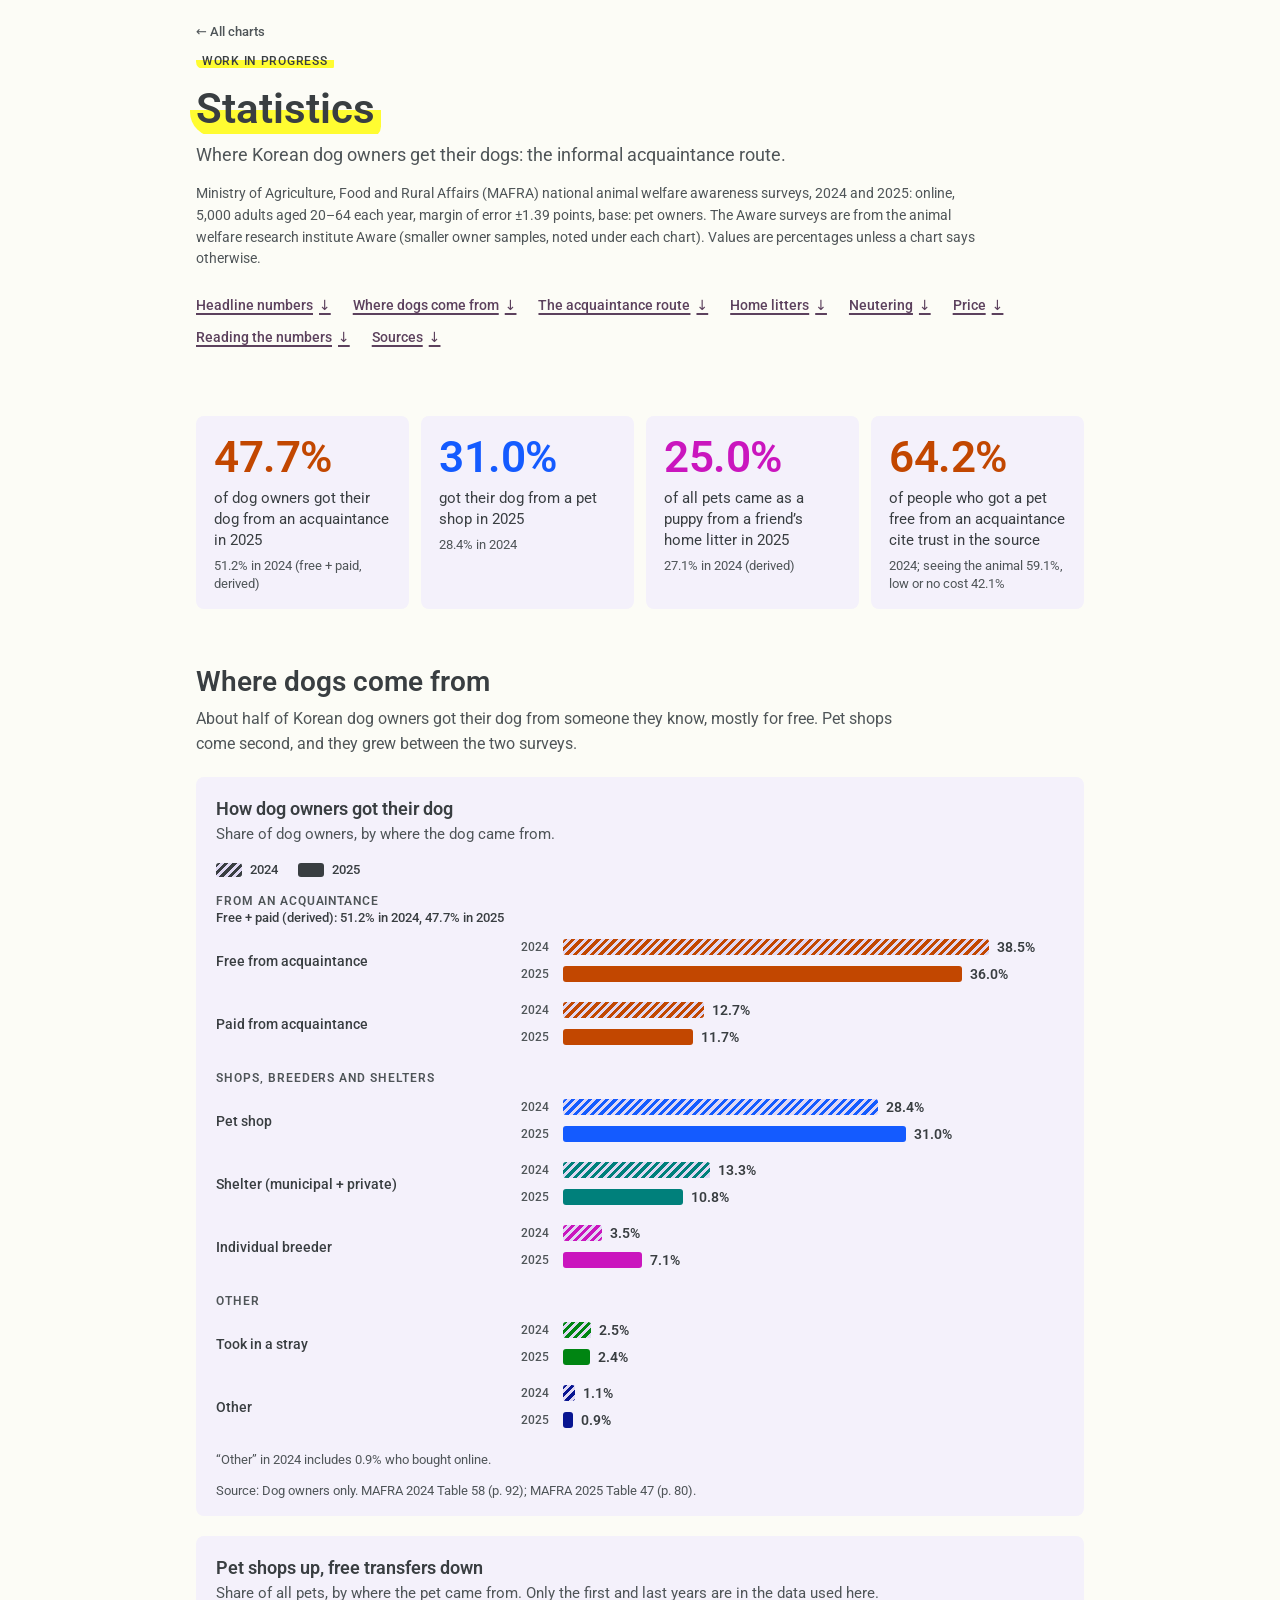
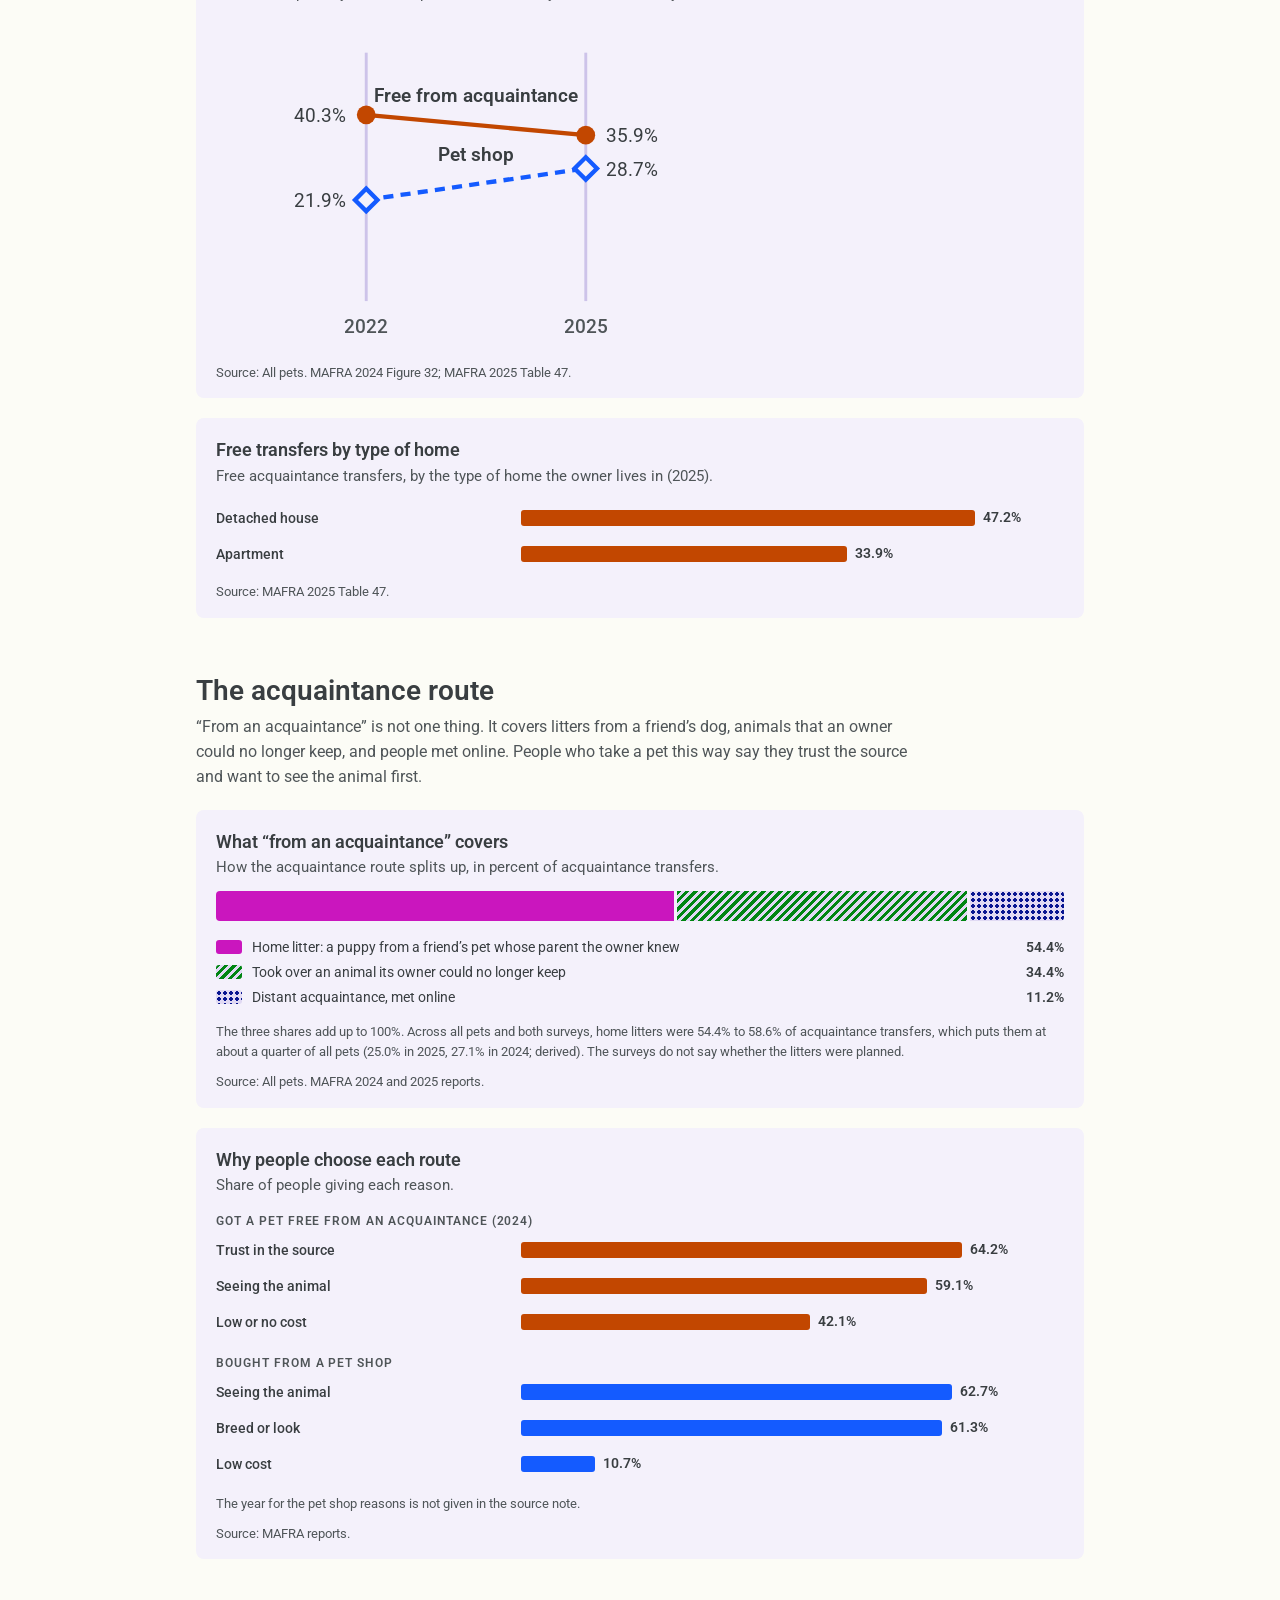
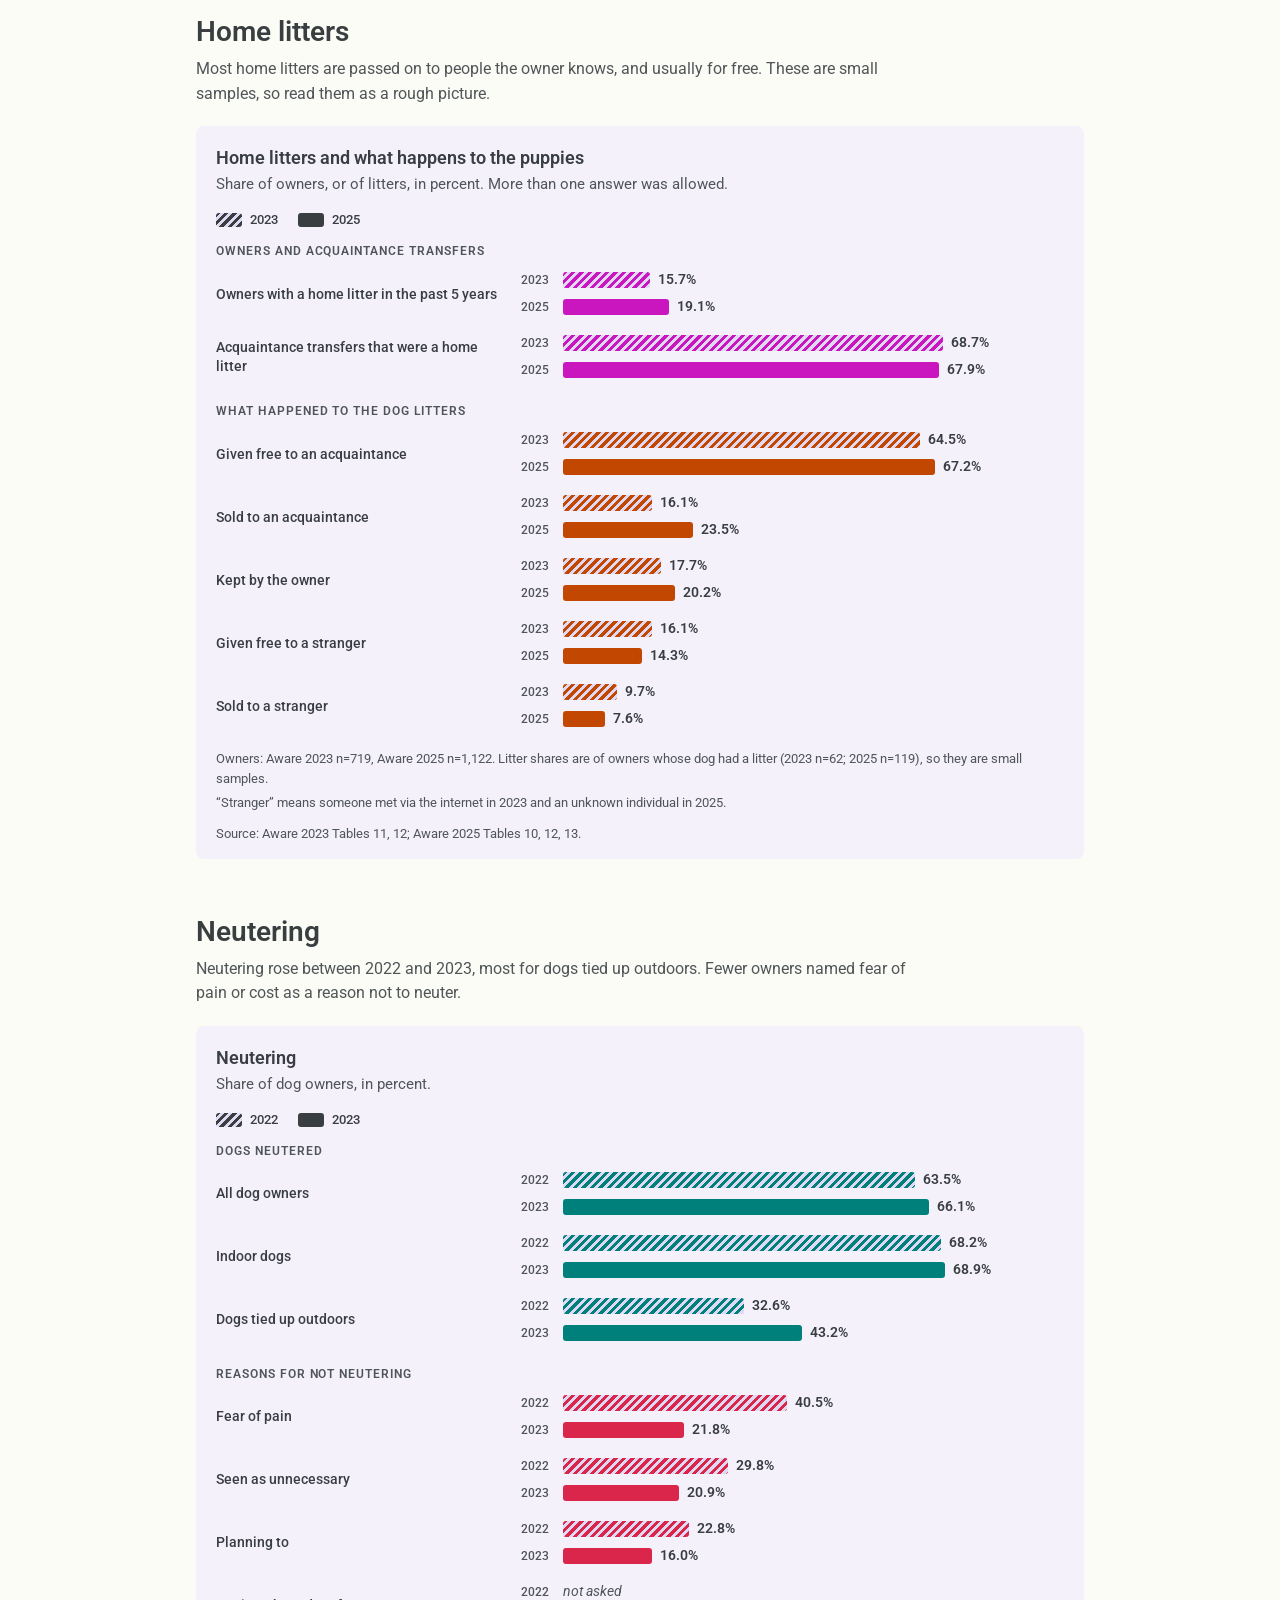
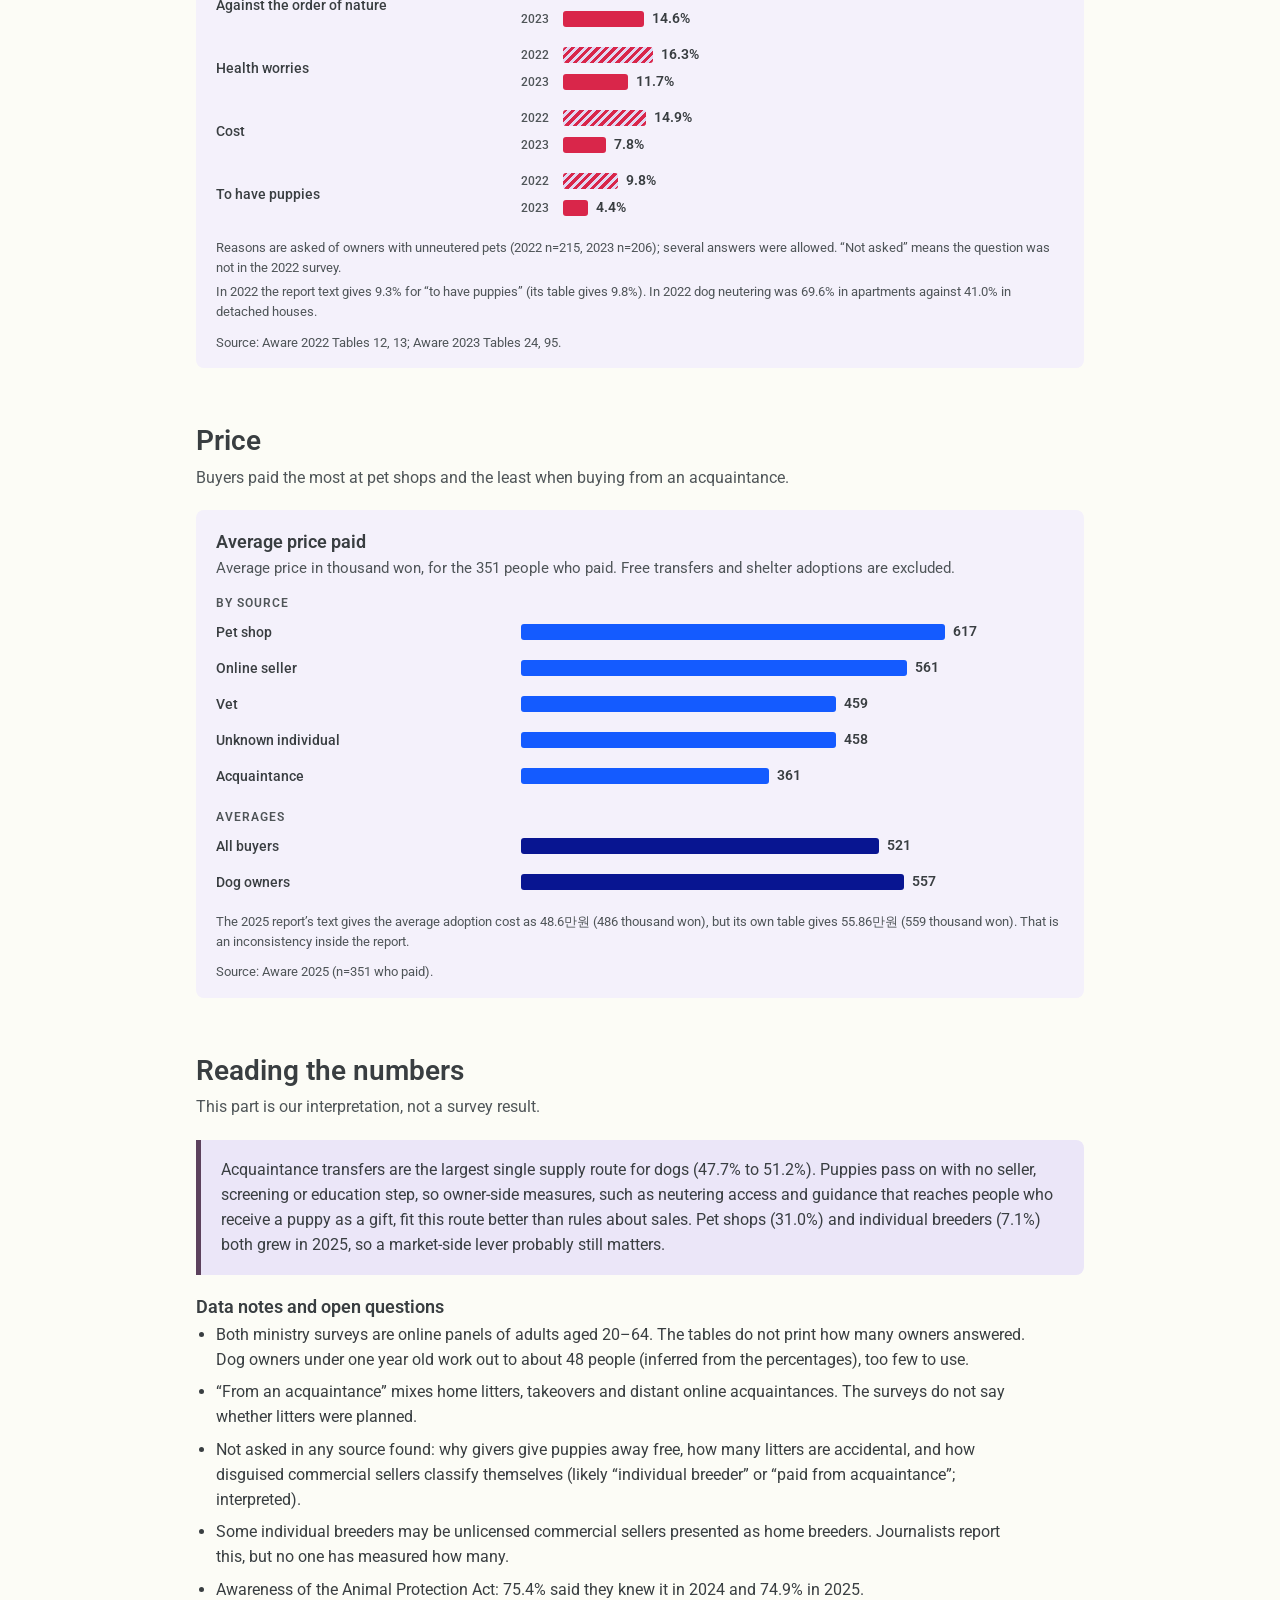
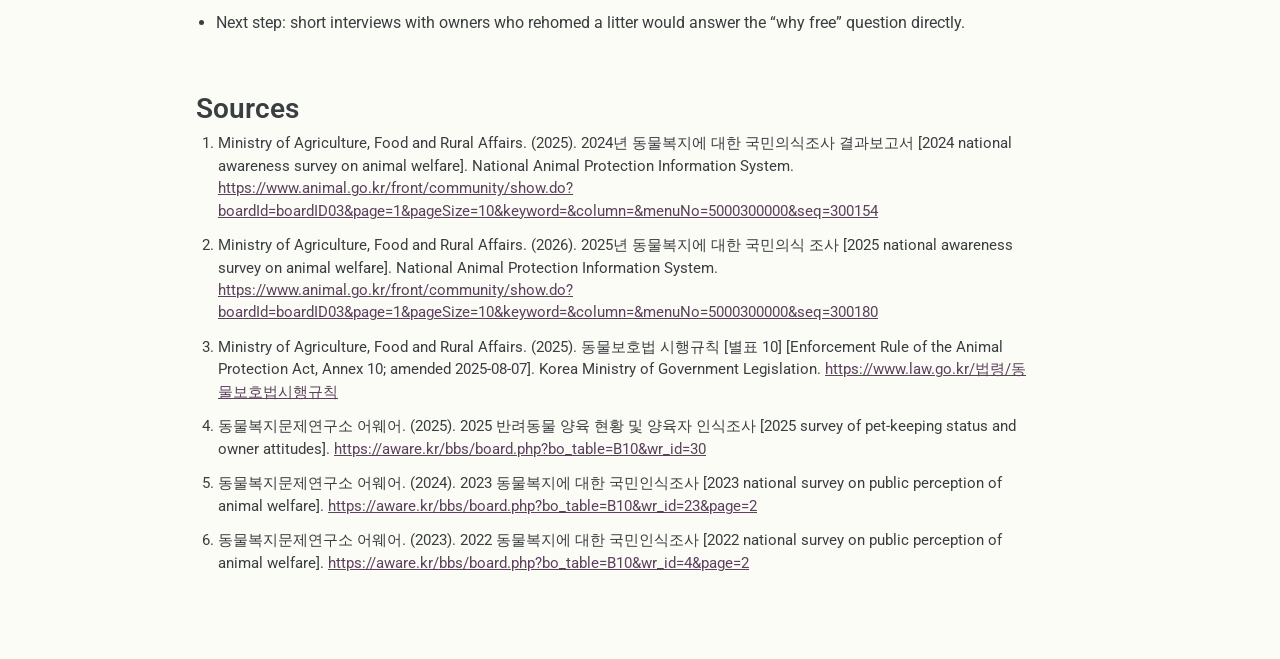
<file: statistics.html>
<!doctype html>
<html lang="en">
<head>
<meta charset="utf-8">
<meta name="viewport" content="width=device-width, initial-scale=1">
<title>Dog Statistics</title>
<link rel="stylesheet" href="theme.css">
<style>
/* Statistics page. Numbers come from data/stats/*.js; colours, rules and fonts come from theme.css.

   Accessibility: nothing here depends on colour alone.
   - Every bar has its value printed next to it, and every chart is a real table (or has a text label per point).
   - Years are told apart by a label on every bar AND a fill: striped for the earlier year, solid for the later one.
   - Colour is a bonus on top of that: one colour per route or theme, the same in every chart (vermilion = acquaintance, azure = pet shop,
     teal = shelter, magenta = breeder and home litters). Each is at least 3:1 against the card (bars), and big numbers are large text.
   - The line chart uses two marker shapes and two line styles (solid + filled circle, dashed + open diamond) with direct labels.
   - Yellow is only the exact original #fffc31 (tools/check-style.py enforces this). */
* { box-sizing: border-box; }
body { margin: 0; background: var(--bg); color: var(--ink); font-family: var(--f-body); font-size: 16px; line-height: 1.55; }
.wrap { max-width: 920px; margin: 0 auto; padding: 8px max(16px, env(safe-area-inset-right, 0px)) 72px max(16px, env(safe-area-inset-left, 0px)); }
a { color: var(--accent); }
a:focus-visible, summary:focus-visible { outline: 3px solid var(--ink); outline-offset: 2px; }
.sr { position: absolute; width: 1px; height: 1px; margin: -1px; padding: 0; overflow: hidden; clip: rect(0 0 0 0); white-space: nowrap; border: 0; }
.skip { position: absolute; left: -9999px; top: 8px; z-index: 100; background: var(--highlight); color: var(--ink); font-weight: 600; padding: 8px 14px; border: 2px solid var(--ink); border-radius: 6px; }
.skip:focus { left: 12px; }

.back { font-size: 13px; font-weight: 500; color: var(--ink2); text-decoration: none; display: inline-block; padding: 6px 0; min-height: 28px; }
.back:hover { color: var(--ink); text-decoration: underline; }
header { padding: 8px 0 8px; }
.tag { font: 500 12px var(--f-mono); letter-spacing: 0.06em; text-transform: uppercase; color: var(--ink); display: inline-block; }
h1 { font-family: var(--f-display); font-weight: 600; font-size: clamp(30px, 5vw, 42px); line-height: 1.15; margin: 12px 0 8px; }
.sub { font-size: 18px; color: var(--ink2); margin: 0 0 4px; max-width: 46em; }
.method { font-size: 14px; color: var(--ink2); margin: 14px 0 0; max-width: 56em; }

/* jump links: they only move the page, so they look like links with an arrow */
.jump { display: flex; flex-wrap: wrap; gap: 4px 22px; margin: 22px 0 0; padding: 0; list-style: none; }
.jump a { display: inline-flex; align-items: center; min-height: 28px; font-size: 14px; font-weight: 500; text-decoration: underline; text-underline-offset: 3px; text-decoration-thickness: 2px; }
.jump a::after { content: "\2193"; margin-left: 6px; text-decoration: none; }
.jump a:hover { background: var(--highlight); color: var(--ink); }

section { margin-top: 56px; scroll-margin-top: 12px; }
h2 { font-family: var(--f-display); font-weight: 600; font-size: clamp(22px, 3vw, 28px); line-height: 1.2; margin: 0 0 8px; }
h3 { font-family: var(--f-display); font-weight: 600; font-size: 18px; line-height: 1.3; margin: 0 0 4px; }
.intro { color: var(--ink2); margin: 0 0 20px; max-width: 46em; }

/* headline numbers */
.tiles { display: grid; grid-template-columns: repeat(auto-fit, minmax(190px, 1fr)); gap: 12px; margin: 32px 0 0; padding: 0; list-style: none; }
.tile { background: var(--panel); border-radius: 8px; padding: 18px 18px 16px; }
.tile .big { color: var(--c, var(--ink)); display: block; font: 600 clamp(34px, 5vw, 44px)/1.05 var(--f-display); letter-spacing: -0.01em; }
.tile .lab { display: block; margin-top: 8px; font-size: 15px; line-height: 1.4; }
.tile .su { display: block; margin-top: 6px; font-size: 13px; line-height: 1.4; color: var(--ink2); }

/* chart cards */
.fig { margin: 0 0 20px; padding: 20px 20px 16px; background: var(--panel); border-radius: 8px; }
.fig .lead { margin: 0 0 12px; color: var(--ink2); font-size: 14.5px; }
.legend { display: flex; flex-wrap: wrap; gap: 4px 20px; margin: 0 0 8px; padding: 0; list-style: none; font-size: 13px; font-weight: 500; }
.legend li { display: inline-flex; align-items: center; gap: 8px; min-height: 24px; }
.sw { display: inline-block; width: 26px; height: 14px; border-radius: 3px; flex: none; }
.hatch { background: repeating-linear-gradient(135deg, var(--c, var(--accent)) 0 3px, var(--band) 3px 6px); }
.solid { background: var(--c, var(--accent)); }
.dots { background: radial-gradient(circle, var(--c, var(--accent)) 1.6px, transparent 2.1px) 0 0 / 6px 6px, var(--band); }
.legend .sw { --c: var(--ink); }

table { width: 100%; border-collapse: collapse; }
th, td { padding: 0; text-align: left; vertical-align: middle; }
tbody th[scope="row"] { width: 36%; min-width: 96px; padding: 6px 12px 6px 0; font-weight: 500; font-size: 14px; line-height: 1.3; }
tbody td { padding: 6px 0; }
th.grp { padding: 16px 0 4px; font: 600 12px var(--f-body); letter-spacing: 0.08em; text-transform: uppercase; color: var(--ink2); }
tbody tr:first-child th.grp { padding-top: 4px; }
.grp .tot { display: block; margin-top: 2px; font: 500 13px var(--f-body); letter-spacing: 0; text-transform: none; color: var(--ink); }
.line { display: flex; align-items: center; gap: 8px; min-height: 24px; }
.line + .line { margin-top: 3px; }
.yr { flex: none; width: 34px; font-size: 12px; font-weight: 500; color: var(--ink2); }
.bar { flex: none; height: 16px; min-width: 4px; width: calc((100% - 100px) * var(--f)); border-radius: 3px; }
.line.one .bar { width: calc((100% - 62px) * var(--f)); }
.val { flex: none; font-size: 14px; font-weight: 600; font-variant-numeric: tabular-nums; white-space: nowrap; }
.val.na { font-weight: 400; font-style: italic; color: var(--ink2); }
.notes { margin: 12px 0 0; padding: 0; list-style: none; font-size: 13px; color: var(--ink2); }
.notes li + li { margin-top: 4px; }
.src { margin: 10px 0 0; font-size: 12.5px; color: var(--ink2); }

/* line chart (two points per line) */
.slope { display: block; width: 100%; max-width: 520px; height: auto; margin: 4px 0 0; }
.slope text { font-family: var(--f-body); font-size: 13px; fill: var(--ink); }
.slope .nm { font-weight: 600; }
.slope .yrl { fill: var(--ink2); font-weight: 500; }
.slope .rail { stroke: var(--line); stroke-width: 2; }
.slope .ln { fill: none; stroke: var(--c); stroke-width: 3; }
.slope .ln.dash { stroke-dasharray: 7 5; }
.slope .mk-fill { fill: var(--c); }
.slope .mk-open { fill: var(--panel); stroke: var(--c); stroke-width: 3; }

/* one bar split into parts */
.stack { display: flex; gap: 3px; height: 30px; margin: 4px 0 14px; }
.stack span { display: block; height: 100%; }
.stack span:first-child { border-radius: 4px 0 0 4px; }
.stack span:last-child { border-radius: 0 4px 4px 0; }
.key { margin: 0; padding: 0; list-style: none; }
.key li { display: flex; align-items: flex-start; gap: 10px; padding: 3px 0; font-size: 14px; line-height: 1.35; }
.key .sw { margin-top: 2px; }
.key .val { margin-left: auto; padding-left: 12px; }

/* notes and reading boxes */
.note { margin: 0 0 20px; padding: 18px 20px; background: var(--note-bg); border-left: 5px solid var(--accent); border-radius: 0 8px 8px 0; }
.note p { margin: 0; }
.note p + p { margin-top: 10px; }
ul.plain { margin: 0; padding-left: 20px; max-width: 52em; }
ul.plain li { margin: 0 0 8px; }
ol.refs { margin: 0; padding-left: 22px; max-width: 52em; }
ol.refs li { margin: 0 0 12px; font-size: 14.5px; }
ol.refs a { overflow-wrap: anywhere; }

@media (max-width: 560px) {
  .fig { padding: 16px 14px 14px; }
  tbody th[scope="row"] { width: 34%; font-size: 13.5px; }
  .tile .big { font-size: 36px; }
}
@media (forced-colors: active) {
  .bar, .sw, .stack span { forced-color-adjust: none; outline: 1px solid CanvasText; }
  .slope .ln, .slope .rail { stroke: CanvasText; }
  .slope .mk-fill { fill: CanvasText; }
  .slope .mk-open { fill: Canvas; stroke: CanvasText; }
}
@media (prefers-reduced-motion: reduce) { html { scroll-behavior: auto; } }
</style>
</head>
<body>
<a class="skip" href="#main">Skip to the statistics</a>
<div class="wrap">
<header>
  <a class="back" href="index.html">&larr; All charts</a><br>
  <span class="tag">Work in progress</span>
  <h1><span class="mark">Statistics</span></h1>
  <p class="sub">Where Korean dog owners get their dogs: the informal acquaintance route.</p>
  <p class="method" id="method"></p>
  <nav aria-label="On this page">
    <ul class="jump">
      <li><a href="#headline">Headline numbers</a></li>
      <li><a href="#routes-h">Where dogs come from</a></li>
      <li><a href="#acq-h">The acquaintance route</a></li>
      <li><a href="#litters-h">Home litters</a></li>
      <li><a href="#neutering-h">Neutering</a></li>
      <li><a href="#price-h">Price</a></li>
      <li><a href="#reading-h">Reading the numbers</a></li>
      <li><a href="#sources-h">Sources</a></li>
    </ul>
  </nav>
</header>

<main id="main">
<noscript><p class="note">The charts on this page are drawn with JavaScript from <code>data/stats/korea-acquaintance.js</code>. Turn JavaScript on to see them.</p></noscript>

<section id="headline" aria-labelledby="headline-h">
  <h2 id="headline-h" class="sr">Headline numbers</h2>
  <ul class="tiles" id="tiles"></ul>
</section>

<section aria-labelledby="routes-h">
  <h2 id="routes-h">Where dogs come from</h2>
  <p class="intro">About half of Korean dog owners got their dog from someone they know, mostly for free. Pet shops come second, and they grew between the two surveys.</p>
  <div data-block="routes"></div>
  <div data-block="trend"></div>
  <div data-block="housing"></div>
</section>

<section aria-labelledby="acq-h">
  <h2 id="acq-h">The acquaintance route</h2>
  <p class="intro">“From an acquaintance” is not one thing. It covers litters from a friend’s dog, animals that an owner could no longer keep, and people met online. People who take a pet this way say they trust the source and want to see the animal first.</p>
  <div data-block="meaning"></div>
  <div data-block="reasons"></div>
</section>

<section aria-labelledby="litters-h">
  <h2 id="litters-h">Home litters</h2>
  <p class="intro">Most home litters are passed on to people the owner knows, and usually for free. These are small samples, so read them as a rough picture.</p>
  <div data-block="litters"></div>
</section>

<section aria-labelledby="neutering-h">
  <h2 id="neutering-h">Neutering</h2>
  <p class="intro">Neutering rose between 2022 and 2023, most for dogs tied up outdoors. Fewer owners named fear of pain or cost as a reason not to neuter.</p>
  <div data-block="neutering"></div>
</section>

<section aria-labelledby="price-h">
  <h2 id="price-h">Price</h2>
  <p class="intro">Buyers paid the most at pet shops and the least when buying from an acquaintance.</p>
  <div data-block="price"></div>
</section>

<section aria-labelledby="reading-h">
  <h2 id="reading-h">Reading the numbers</h2>
  <p class="intro">This part is our interpretation, not a survey result.</p>
  <div class="note">
    <p>Acquaintance transfers are the largest single supply route for dogs (47.7% to 51.2%). Puppies pass on with no seller, screening or education step, so owner-side measures, such as neutering access and guidance that reaches people who receive a puppy as a gift, fit this route better than rules about sales. Pet shops (31.0%) and individual breeders (7.1%) both grew in 2025, so a market-side lever probably still matters.</p>
  </div>
  <h3>Data notes and open questions</h3>
  <ul class="plain">
    <li>Both ministry surveys are online panels of adults aged 20–64. The tables do not print how many owners answered. Dog owners under one year old work out to about 48 people (inferred from the percentages), too few to use.</li>
    <li>“From an acquaintance” mixes home litters, takeovers and distant online acquaintances. The surveys do not say whether litters were planned.</li>
    <li>Not asked in any source found: why givers give puppies away free, how many litters are accidental, and how disguised commercial sellers classify themselves (likely “individual breeder” or “paid from acquaintance”; interpreted).</li>
    <li>Some individual breeders may be unlicensed commercial sellers presented as home breeders. Journalists report this, but no one has measured how many.</li>
    <li>Awareness of the Animal Protection Act: 75.4% said they knew it in 2024 and 74.9% in 2025.</li>
    <li>Next step: short interviews with owners who rehomed a litter would answer the “why free” question directly.</li>
  </ul>
</section>

<section aria-labelledby="sources-h">
  <h2 id="sources-h">Sources</h2>
  <ol class="refs" id="refs"></ol>
</section>
</main>
</div>

<script src="data/stats/korea-acquaintance.js"></script>
<script>
(function () {
  var D = window.DOGSTATS;
  if (!D) return;
  var NS = "http://www.w3.org/2000/svg";

  function el(tag, cls, text) {
    var n = document.createElement(tag);
    if (cls) n.className = cls;
    if (text != null) n.textContent = text;
    return n;
  }
  function svg(tag, attrs) {
    var n = document.createElementNS(NS, tag);
    for (var k in attrs) n.setAttribute(k, attrs[k]);
    return n;
  }
  function fmt(v, unit) {
    if (unit === "%") return v.toFixed(1) + "%";
    return String(v);
  }
  // the earlier of two series is striped, the later one solid; a single series is solid
  function col(n) { return n ? "var(--" + n + ")" : null; }
  function fillClass(count, i) { return count > 1 ? (i === 0 ? "hatch" : "solid") : "solid"; }

  document.getElementById("method").textContent = D.method;

  /* headline tiles */
  var tiles = document.getElementById("tiles");
  D.headline.forEach(function (h) {
    var li = el("li", "tile");
    if (h.c) li.style.setProperty("--c", col(h.c));
    li.appendChild(el("span", "big", h.v));
    li.appendChild(el("span", "lab", h.label));
    li.appendChild(el("span", "su", h.sub));
    tiles.appendChild(li);
  });

  /* sources */
  var refs = document.getElementById("refs");
  D.sources.forEach(function (s) {
    var li = el("li");
    var t = el("span", null, s.t + " ");
    if (s.lang) t.lang = s.lang;
    li.appendChild(t);
    var a = el("a", null, s.u);
    a.href = s.u;
    li.appendChild(a);
    refs.appendChild(li);
  });

  function figure(b) {
    var f = el("figure", "fig");
    f.appendChild(el("h3", null, b.title));
    f.appendChild(el("p", "lead", b.lead));
    return f;
  }
  function footer(f, b) {
    if (b.notes) {
      var ul = el("ul", "notes");
      b.notes.forEach(function (n) { ul.appendChild(el("li", null, n)); });
      f.appendChild(ul);
    }
    if (b.src) f.appendChild(el("p", "src", "Source: " + b.src));
  }

  /* bars: a real table, one row per measure, one bar per series */
  function bars(b) {
    var f = figure(b);
    var n = b.series.length;
    if (n > 1) {
      var lg = el("ul", "legend");
      lg.setAttribute("aria-label", "Years");
      b.series.forEach(function (s, i) {
        var li = el("li");
        li.appendChild(el("span", "sw " + fillClass(n, i)));
        li.appendChild(document.createTextNode(s));
        lg.appendChild(li);
      });
      f.appendChild(lg);
    }
    var tb = el("table");
    tb.appendChild(el("caption", "sr", b.title + ". " + b.lead));
    var head = el("thead", "sr"), hr = el("tr");
    var h1 = el("th", null, "Measure"); h1.scope = "col";
    var h2 = el("th", null, n > 1 ? "Values by year (" + b.series.join(", ") + ")" : "Value"); h2.scope = "col";
    hr.appendChild(h1); hr.appendChild(h2); head.appendChild(hr); tb.appendChild(head);
    var body = el("tbody");
    b.groups.forEach(function (g) {
      if (g.name) {
        var gr = el("tr"), gh = el("th", "grp", g.name);
        gh.colSpan = 2; gh.scope = "colgroup";
        if (g.total) gh.appendChild(el("span", "tot", g.total));
        gr.appendChild(gh); body.appendChild(gr);
      }
      g.rows.forEach(function (r) {
        var tr = el("tr");
        var th = el("th", null, r.label); th.scope = "row";
        var td = el("td");
        r.v.forEach(function (v, i) {
          var line = el("div", "line" + (n > 1 ? "" : " one"));
          if (n > 1) line.appendChild(el("span", "yr", b.series[i]));
          if (v == null) {
            line.appendChild(el("span", "val na", "not asked"));
          } else {
            var bar = el("span", "bar " + fillClass(n, i));
            var c = col(r.c || g.c || b.c);
            if (c) bar.style.setProperty("--c", c);
            bar.style.setProperty("--f", (v / b.max).toFixed(4));
            bar.setAttribute("aria-hidden", "true");
            line.appendChild(bar);
            var val = el("span", "val", fmt(v, b.unit));
            line.appendChild(val);
            if (n > 1) val.setAttribute("aria-label", b.series[i] + ": " + fmt(v, b.unit));
          }
          td.appendChild(line);
        });
        tr.appendChild(th); tr.appendChild(td); body.appendChild(tr);
      });
    });
    tb.appendChild(body);
    f.appendChild(tb);
    footer(f, b);
    return f;
  }

  /* line chart with two points per line */
  function slope(b) {
    var f = figure(b);
    var W = 360, H = 232, x0 = 104, x1 = 256, yb = 196, k = 3.2;
    function y(v) { return yb - v * k; }
    var desc = b.lines.map(function (l) { return l.label + " went from " + fmt(l.v[0], b.unit) + " in " + b.years[0] + " to " + fmt(l.v[1], b.unit) + " in " + b.years[1]; }).join("; ");
    var s = svg("svg", { "class": "slope", viewBox: "0 0 " + W + " " + H, role: "img", "aria-label": b.title + ". " + desc + "." });
    [x0, x1].forEach(function (x) { s.appendChild(svg("line", { "class": "rail", x1: x, x2: x, y1: 24, y2: yb })); });
    [[x0, 0], [x1, 1]].forEach(function (p) {
      var t = svg("text", { "class": "yrl", x: p[0], y: 218, "text-anchor": "middle" });
      t.textContent = b.years[p[1]]; s.appendChild(t);
    });
    b.lines.forEach(function (l, i) {
      var a = y(l.v[0]), c = y(l.v[1]);
      var cc = "--c:" + col(l.c);
      s.appendChild(svg("line", { "class": "ln" + (i ? " dash" : ""), style: cc, x1: x0, y1: a, x2: x1, y2: c }));
      [[x0, a], [x1, c]].forEach(function (p) {
        if (i === 0) s.appendChild(svg("circle", { "class": "mk-fill", style: cc, cx: p[0], cy: p[1], r: 6.5 }));
        else s.appendChild(svg("rect", { "class": "mk-open", style: cc, x: p[0] - 5.5, y: p[1] - 5.5, width: 11, height: 11, transform: "rotate(45 " + p[0] + " " + p[1] + ")" }));
      });
      var tl = svg("text", { x: x0 - 14, y: a + 5, "text-anchor": "end" }); tl.textContent = fmt(l.v[0], b.unit); s.appendChild(tl);
      var tr = svg("text", { x: x1 + 14, y: c + 5 }); tr.textContent = fmt(l.v[1], b.unit); s.appendChild(tr);
      var nm = svg("text", { "class": "nm", x: (x0 + x1) / 2, y: (a + c) / 2 - 16, "text-anchor": "middle" });
      nm.textContent = l.label; s.appendChild(nm);
    });
    f.appendChild(s);
    footer(f, b);
    return f;
  }

  /* one bar split into parts */
  function parts(b) {
    var f = figure(b);
    var cls = ["solid", "hatch", "dots"];
    var st = el("div", "stack");
    st.setAttribute("aria-hidden", "true");
    b.parts.forEach(function (p, i) {
      var sp = el("span", cls[i % 3]);
      sp.style.setProperty("--c", col(p.c));
      sp.style.flex = p.v + " 1 0";
      st.appendChild(sp);
    });
    f.appendChild(st);
    var ul = el("ul", "key");
    b.parts.forEach(function (p, i) {
      var li = el("li");
      var sw = el("span", "sw " + cls[i % 3]);
      sw.style.setProperty("--c", col(p.c));
      li.appendChild(sw);
      li.appendChild(el("span", null, p.label));
      li.appendChild(el("span", "val", p.v.toFixed(1) + "%"));
      ul.appendChild(li);
    });
    f.appendChild(ul);
    footer(f, b);
    return f;
  }

  Array.prototype.forEach.call(document.querySelectorAll("[data-block]"), function (slot) {
    var b = D.blocks[slot.getAttribute("data-block")];
    if (!b) return;
    slot.appendChild(b.lines ? slope(b) : b.parts ? parts(b) : bars(b));
  });
})();
</script>
</body>
</html>
</file>
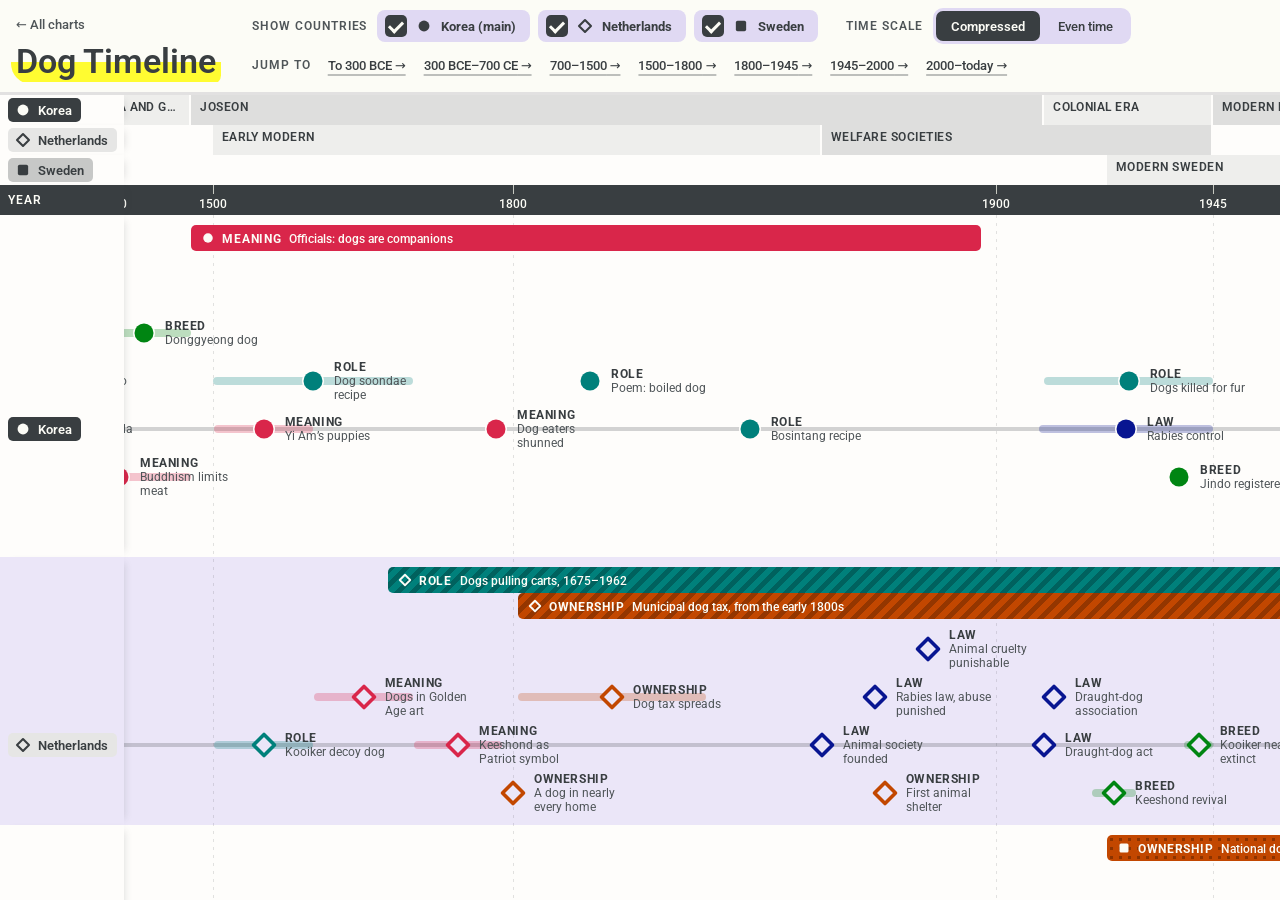
<file: timeline.html>
<!doctype html>
<html lang="en">
<head>
<meta charset="utf-8">
<meta name="viewport" content="width=device-width, initial-scale=1">
<title>Dog Timeline</title>
<link rel="stylesheet" href="theme.css">
<style>
/* One timeline for every country: one line per country (Korea on top), one shared year axis, markers coloured and labelled by category.
   Data comes from data/*.js. Colours, rules and fonts come from theme.css.

   Accessibility: nothing here depends on colour alone.
   - Category: the small text label beside every marker and bar (colour is a bonus).
   - Country: the label on its row, plus a marker shape (filled circle, open diamond, filled square, filled triangle),
     a bar pattern (plain, stripes, dots, lines) and a label style (filled, outlined, dashed, double).
   - Checked filters show a tick in a dark box, and the chosen switch is a dark segment (not only a colour change).
   - Selected marker: a heavy ring and a highlighted label.
   - Yellow is only ever the exact original #fffc31, never tinted, mixed or darkened (tools/check-style.py enforces this).
   - Every click target is at least 24 px, and everything works from the keyboard.

   Layout: the chart fills the whole window. Selecting a marker opens the details in a modal <dialog>. */
:root { --lw: 124px; }
* { box-sizing: border-box; }
html, body { height: 100%; }
body { margin: 0; display: flex; flex-direction: column; height: 100vh; height: 100dvh; overflow: hidden; background: var(--bg); color: var(--ink); font-family: var(--f-body); font-size: 15px; line-height: 1.5; }
.app { flex: 1; min-height: 0; display: flex; flex-direction: column; }
.topbar { flex: none; display: flex; flex-wrap: wrap; align-items: flex-end; gap: 8px 36px; padding: 8px max(16px, env(safe-area-inset-right, 0px)) 12px max(16px, env(safe-area-inset-left, 0px)); }
.brand { display: flex; flex-direction: column; }
main { flex: 1; min-height: 0; display: flex; }
button { font-family: var(--f-body); }
a:focus-visible, button:focus-visible, .tl:focus-visible { outline: 3px solid var(--ink); outline-offset: 2px; }
.sr { position: absolute; width: 1px; height: 1px; margin: -1px; padding: 0; overflow: hidden; clip: rect(0 0 0 0); white-space: nowrap; border: 0; }
.skip { position: absolute; left: -9999px; top: 8px; z-index: 100; background: var(--highlight); color: var(--ink); font-weight: 600; padding: 8px 14px; border: 2px solid var(--ink); border-radius: 6px; }
.skip:focus { left: 12px; }

.back { font-size: 13px; font-weight: 500; color: var(--ink2); text-decoration: none; display: inline-block; padding: 6px 0; min-height: 28px; }
.back:hover { color: var(--ink); text-decoration: underline; }
h1 { font-family: var(--f-display); font-weight: 600; font-size: clamp(26px, 3.2vw, 34px); line-height: 1.1; margin: 2px 0 0; }

/* controls: three different kinds, so they look and behave differently.
   Countries = a filter (tick any), Time scale = a switch (pick one), Jump to = links that move the chart. */
.ctl { flex: 1; min-width: 0; }
.ctlsum { display: none; }
.toolbar { display: flex; flex-wrap: wrap; align-items: center; gap: 6px 28px; }
.toolbar [hidden] { display: none; }
.tgroup { display: flex; align-items: center; gap: 10px; margin: 0; padding: 0; min-width: 0; }
.tgroup .gl { white-space: nowrap; font: 600 12px var(--f-body); letter-spacing: 0.08em; text-transform: uppercase; color: var(--ink2); }
#g-jump { flex-basis: 100%; }
.chips { display: flex; flex-wrap: wrap; gap: 8px; }
.chk { position: relative; display: inline-flex; align-items: center; gap: 9px; min-height: 32px; padding: 3px 14px 3px 8px; border-radius: 8px; background: var(--band); font: 500 13px var(--f-body); cursor: pointer; }
.chk:hover { background: color-mix(in srgb, var(--ink) 9%, var(--band)); }
.chk input { position: absolute; opacity: 0; inset: 0; width: 100%; height: 100%; margin: 0; cursor: pointer; }
.chk .box { flex: none; display: grid; place-items: center; width: 22px; height: 22px; border-radius: 5px; background: var(--card); box-shadow: inset 0 0 0 2px var(--edge); }
.chk .box::after { content: ""; width: 11px; height: 6px; border-left: 3px solid var(--on-bar); border-bottom: 3px solid var(--on-bar); transform: translateY(-1px) rotate(-45deg); opacity: 0; }
.chk input:checked + .box { background: var(--ink); box-shadow: none; }
.chk input:checked + .box::after { opacity: 1; }
.chk input:checked ~ .nm { font-weight: 700; }
.chk input:focus-visible + .box { outline: 3px solid var(--ink); outline-offset: 2px; }
.segr { display: inline-flex; gap: 3px; padding: 3px; border-radius: 10px; background: var(--band); }
.sw { position: relative; display: inline-flex; cursor: pointer; }
.sw input { position: absolute; opacity: 0; inset: 0; width: 100%; height: 100%; margin: 0; cursor: pointer; }
.sw .t { display: inline-flex; align-items: center; min-height: 30px; padding: 4px 15px; border-radius: 7px; font: 500 13px var(--f-body); color: var(--ink); }
.sw:hover .t { background: color-mix(in srgb, var(--card) 65%, transparent); }
.sw input:checked + .t { background: var(--ink); color: var(--on-bar); font-weight: 600; }
.sw input:focus-visible + .t { outline: 3px solid var(--ink); outline-offset: 2px; }
.jumpset { display: flex; flex-wrap: wrap; gap: 2px 4px; }
.jumpset button { min-height: 30px; font: 500 13px var(--f-body); color: var(--ink); background: transparent; border: 0; border-radius: 6px; padding: 5px 7px; cursor: pointer; text-decoration: underline; text-decoration-thickness: 1.5px; text-underline-offset: 4px; text-decoration-color: var(--rule-strong); }
.jumpset button::after { content: " →"; content: " →" / ""; }
.jumpset button:hover { background: var(--highlight); text-decoration-color: var(--ink); }
/* country identity: shape icon + label style, never colour alone */
.ico { flex: none; display: inline-block; vertical-align: -3px; }
.ico .fill { fill: currentColor; }
.ico .open { fill: none; stroke: currentColor; stroke-width: 3.6; stroke-linejoin: round; }
.ct { display: inline-flex; align-items: center; gap: 7px; font: 600 12.5px/1.2 var(--f-body); color: var(--ink); background: var(--card); border-radius: 5px; padding: 4px 9px 4px 7px; white-space: nowrap; }
.ct.v0 { background: var(--ink); color: var(--on-bar); }
.ct.v1 { background: color-mix(in srgb, var(--ink) 12%, var(--card)); }
.ct.v2 { background: color-mix(in srgb, var(--ink) 28%, var(--card)); }
.ct.v3 { background: var(--highlight); }

/* the chart */
.tl { position: relative; flex: 1; min-width: 0; min-height: 0; overflow: auto; background: var(--card); border-top: 3px solid var(--rule); }
.canvas { position: relative; width: calc(var(--lw) + var(--tw)); }
.row { display: flex; }
.lbl { position: sticky; left: 0; z-index: 4; flex: none; width: var(--lw); background: var(--card); padding: 12px 8px; }
.tl.scrolled .lbl { box-shadow: 6px 0 8px -6px rgba(57, 62, 65, 0.18); }
.track { position: relative; flex: none; width: var(--tw); z-index: 2; }

.head { position: sticky; top: 0; z-index: 6; background: var(--card); }
.head .lbl { z-index: 7; }
.eras { height: 30px; }
.eras .lbl, .axis .lbl { padding-block: 5px; display: flex; align-items: center; }
.era { position: absolute; top: 0; bottom: 0; background: color-mix(in srgb, var(--ink) 8%, var(--card)); color: var(--ink); font: 600 12px var(--f-body); letter-spacing: 0.04em; text-transform: uppercase; padding: 5px 9px; white-space: nowrap; overflow: hidden; text-overflow: ellipsis; }
.era.alt { background: color-mix(in srgb, var(--ink) 16%, var(--card)); }
.axis { height: 30px; background: var(--ink); }
.axis .lbl { background: var(--ink); color: var(--on-bar); font: 600 12px var(--f-body); letter-spacing: 0.08em; text-transform: uppercase; }
.tick { position: absolute; top: 0; transform: translateX(-50%); padding-top: 13px; font-size: 12px; line-height: 1; font-weight: 500; color: var(--on-bar); white-space: nowrap; }
.tick::before { content: ""; position: absolute; left: 50%; top: 0; width: 1px; height: 9px; background: rgba(246, 247, 235, 0.75); }

.lanes { position: relative; }
.grid { position: absolute; left: var(--lw); top: 0; bottom: 0; width: var(--tw); z-index: 1; pointer-events: none; }
.gline { position: absolute; top: 0; bottom: 0; width: 1px; background: repeating-linear-gradient(to bottom, var(--rule-strong) 0 3px, transparent 3px 8px); opacity: 0.45; }
.crow { --bgc: var(--card); }
.crow.alt { --bgc: var(--note-bg); background: var(--bgc); }
.crow .lbl { background: var(--bgc); }
/* a country's line: one rail, markers dodging above and below it, spans on top */
.rail { position: absolute; left: 0; height: 4px; border-radius: 2px; background: color-mix(in srgb, var(--ink) 22%, transparent); }
.ext { position: absolute; height: 8px; border-radius: 4px; background: color-mix(in srgb, var(--lc) 26%, transparent); }
.node, .range { position: absolute; margin: 0; cursor: pointer; z-index: 2; scroll-margin: 96px 48px; }
.range { display: block; height: 26px; border: 0; border-radius: 5px; background-color: var(--lc); color: var(--on-bar); font: 500 12px var(--f-body); text-align: left; padding: 0 10px; white-space: nowrap; overflow: hidden; text-overflow: ellipsis; }
.range .ico { margin-right: 7px; vertical-align: -2px; }
.range b { font-weight: 700; letter-spacing: 0.06em; text-transform: uppercase; margin-right: 8px; }
.range.p1 { background-image: repeating-linear-gradient(135deg, rgba(0, 0, 0, 0.24) 0 5px, transparent 5px 11px); }
.range.p2 { background-image: radial-gradient(rgba(0, 0, 0, 0.28) 1.6px, transparent 1.9px); background-size: 9px 9px; }
.range.p3 { background-image: repeating-linear-gradient(0deg, rgba(0, 0, 0, 0.24) 0 2px, transparent 2px 6px); }
.range:hover { background-color: color-mix(in srgb, var(--lc) 82%, var(--ink)); }
.range[aria-pressed="true"] { background-color: color-mix(in srgb, var(--lc) 65%, var(--ink)); box-shadow: 0 0 0 2px var(--bgc, var(--card)), 0 0 0 5px var(--ink); }
.node { z-index: 3; display: inline-flex; align-items: center; gap: 3px; height: 44px; padding: 0 6px 0 0; border: 0; background: transparent; border-radius: 10px; text-align: left; }
.node svg { flex: none; display: block; width: 28px; height: 28px; overflow: visible; transform: scale(var(--sc, 1)); }
.node .fill { fill: var(--lc); stroke: var(--bgc, var(--card)); stroke-width: 3; paint-order: stroke fill; stroke-linejoin: round; }
.node .open { fill: var(--bgc, var(--card)); stroke: var(--lc); stroke-width: 3.6; stroke-linejoin: round; }
.node .ring { fill: none; stroke: var(--ink); stroke-width: 2.6; opacity: 0; }
.node:hover { --sc: 1.14; }
.node[aria-pressed="true"] .ring { opacity: 1; }
.node[aria-pressed="true"] { --sc: 1.1; }
.node .lb { display: block; width: 108px; padding: 2px 4px; border-radius: 4px; line-height: 1.2; }
.node .tg { display: block; font: 700 12px var(--f-body); letter-spacing: 0.05em; text-transform: uppercase; color: var(--ink); }
.node .hd { display: -webkit-box; -webkit-line-clamp: 2; -webkit-box-orient: vertical; overflow: hidden; font: 12px var(--f-body); color: var(--ink2); }
.node:hover .lb { background: color-mix(in srgb, var(--ink) 9%, var(--bgc, var(--card))); }
.node[aria-pressed="true"] .lb { background: var(--highlight); }
.node[aria-pressed="true"] .hd { color: var(--ink); font-weight: 600; }

/* "How to read this": the very last item on the page, set as a disclaimer */
.about { position: sticky; left: 0; box-sizing: border-box; width: min(calc(100vw - 8px), 1120px); margin-top: 28px; padding: 34px 20px 48px; color: var(--ink2); background: var(--card); }
.about h2 { font-family: var(--f-display); font-weight: 600; font-size: 20px; line-height: 1.2; color: var(--ink); margin: 0 0 8px; }
.about .ablurb { margin: 0 0 24px; max-width: 80ch; font-size: 14px; }
.aboutgrid { display: grid; grid-template-columns: repeat(auto-fit, minmax(270px, 1fr)); gap: 26px 36px; }
.about h3 { font: 600 12px var(--f-body); letter-spacing: 0.08em; text-transform: uppercase; color: var(--ink); margin: 0 0 9px; }
.about p { margin: 0 0 8px; font-size: 14px; }
.about ul { margin: 0; padding: 0; }

/* details: a modal dialog that opens when a marker or bar is selected */
.modal { padding: 0; border: 0; border-top: 8px solid var(--lc, var(--ink)); border-radius: 14px; background: var(--panel); color: var(--ink); width: min(700px, calc(100vw - 20px)); max-height: min(90vh, 940px); overflow: hidden; box-shadow: 0 28px 70px rgba(33, 28, 50, 0.4); }
.modal[open] { display: flex; }
.modal::backdrop { background: rgba(33, 36, 38, 0.55); }
.mpanel { display: flex; flex-direction: column; width: 100%; min-height: 0; }
.mtop { flex: none; display: flex; align-items: flex-start; gap: 12px; padding: 14px 16px 0 24px; }
.mtop .meta { flex: 1; padding-top: 5px; }
.closebtn { flex: none; display: inline-flex; align-items: center; gap: 8px; min-height: 36px; font: 600 13px var(--f-body); color: var(--ink); background: var(--band); border: 0; border-radius: 8px; padding: 6px 13px 6px 15px; cursor: pointer; }
.closebtn:hover { background: var(--highlight); }
.mbody { flex: 1; min-height: 0; overflow: auto; padding: 2px 24px 10px; }
.mfoot { flex: none; padding: 12px 24px 18px; }
.mpanel h2 { font-family: var(--f-display); font-weight: 600; font-size: 24px; line-height: 1.2; margin: 10px 0 8px; text-wrap: balance; }
.mpanel h3 { font: 600 12px var(--f-body); letter-spacing: 0.08em; text-transform: uppercase; color: var(--ink2); margin: 22px 0 8px; }
.meta { display: flex; flex-wrap: wrap; gap: 6px 10px; align-items: center; font-size: 13px; }
.chip { display: inline-flex; align-items: center; gap: 6px; background: color-mix(in srgb, var(--lc) calc(var(--tint-chip) + 6%), var(--panel)); border-radius: 4px; padding: 2px 9px; font-size: 13px; font-weight: 600; }
.chip::before { content: ""; width: 8px; height: 8px; border-radius: 50%; background: var(--lc); }
.era-tag { color: var(--ink2); }
.lead { margin: 0; font-size: 15.5px; }
.mpanel ul { margin: 0; padding-left: 18px; display: flex; flex-direction: column; gap: 6px; }
.care { background: var(--card); border-left: 5px solid var(--lc, var(--ink2)); border-radius: 0 6px 6px 0; padding: 10px 12px; font-size: 14px; margin: 0; }
.team { background: var(--card); border-left: 5px solid var(--ink); border-radius: 0 6px 6px 0; padding: 10px 12px; font-size: 14px; margin: 0; }
.team a { font-weight: 600; color: var(--ink); background: var(--highlight); border-radius: 3px; padding: 0 3px; }
.srcs { list-style: none; padding: 0; gap: 12px; }
.srcs li { display: block; }
.srcs a { color: var(--ink); font-weight: 500; text-decoration-thickness: 1px; text-underline-offset: 3px; overflow-wrap: anywhere; }
.srcs a:hover { text-decoration-thickness: 2px; }
.stype { display: inline-block; margin-left: 6px; font: 500 11px var(--f-body); letter-spacing: 0.05em; text-transform: uppercase; color: var(--ink); background: color-mix(in srgb, var(--ink) 10%, var(--panel)); border-radius: 3px; padding: 1px 6px; vertical-align: 1px; white-space: nowrap; }
.why { display: block; color: var(--ink2); font-size: 14px; margin-top: 2px; }
.nav { display: flex; gap: 8px; align-items: center; }
.nav button, .start { min-height: 32px; font: 500 13px var(--f-body); color: var(--ink); background: var(--band); border: 0; border-radius: 6px; padding: 6px 13px; cursor: pointer; }
.nav button:hover, .start:hover { background: var(--highlight); }
.nav button:disabled { opacity: 0.4; cursor: default; }
.nav .pos { margin-left: auto; font: 400 13px var(--f-body); color: var(--ink2); }
.legend { list-style: none; padding: 0; gap: 8px; }
.legend li { display: flex; gap: 10px; align-items: baseline; }
.legend i { flex: none; width: 13px; height: 13px; border-radius: 50%; background: var(--lc); position: relative; top: 1px; }
.legend b { font-weight: 600; }
.legend span { color: var(--ink2); }
.shapes { display: flex; flex-direction: column; gap: 8px; margin: 0; padding: 0; list-style: none; font-size: 14px; }
.shapes li { display: flex; flex-direction: column; align-items: flex-start; gap: 5px; }
.shaperow { display: flex; align-items: center; gap: 12px; }
.sample { display: inline-block; width: 64px; height: 22px; border-radius: 5px; background-color: var(--ink); }
.sample.p1 { background-image: repeating-linear-gradient(135deg, rgba(255, 255, 255, 0.35) 0 5px, transparent 5px 11px); }
.sample.p2 { background-image: radial-gradient(rgba(255, 255, 255, 0.5) 1.6px, transparent 1.9px); background-size: 9px 9px; }
.sample.p3 { background-image: repeating-linear-gradient(0deg, rgba(255, 255, 255, 0.4) 0 2px, transparent 2px 6px); }

@media (max-width: 700px) {
  :root { --lw: 108px; }
  .topbar { padding-top: 6px; }
  .ctl { flex-basis: 100%; }
  .ctlsum { display: inline-flex; align-items: center; gap: 8px; min-height: 36px; cursor: pointer; font: 600 13px var(--f-body); color: var(--ink); background: var(--band); border: 0; border-radius: 8px; padding: 6px 14px; }
  .ctlsum::after { content: "▾"; }
  .ctlsum[aria-expanded="true"]::after { content: "▴"; }
  .ctl:not([data-open]) .toolbar { display: none; }
  .ctl[data-open] .toolbar { margin-top: 10px; }
  .tgroup { flex-wrap: wrap; }
  .mtop { padding: 12px 12px 0 16px; }
  .mbody { padding-inline: 16px; }
  .mfoot { padding-inline: 16px; }
}
@media (forced-colors: active) {
  .range { border: 1px solid CanvasText; }
  .node svg, .ct, .ico { forced-color-adjust: none; }
}
@media (prefers-reduced-motion: reduce) { .node:hover { --sc: 1; } }
</style>
</head>
<body>
<a class="skip" href="#tl">Skip to the timeline</a>
<div class="app">
  <header class="topbar">
    <div class="brand">
      <a class="back" href="index.html">&larr; All charts</a>
      <h1><span class="mark">Dog Timeline</span></h1>
    </div>
    <div class="ctl" id="ctl">
      <button type="button" class="ctlsum" id="ctlbtn" aria-expanded="false" aria-controls="ctlbody">Controls</button>
      <div class="toolbar" id="ctlbody">
        <div class="tgroup" role="group" aria-labelledby="gl-c"><span class="gl" id="gl-c">Show countries</span><div class="chips" id="countries"></div></div>
        <div class="tgroup" role="radiogroup" aria-labelledby="gl-s"><span class="gl" id="gl-s">Time scale</span><div class="segr" id="scale"></div></div>
        <nav class="tgroup" id="g-jump" aria-labelledby="gl-j"><span class="gl" id="gl-j">Jump to</span><div class="jumpset" id="jump"></div></nav>
      </div>
    </div>
  </header>
  <main id="main">
    <div class="tl" id="tl" role="region" aria-label="Timeline of dogs, scrolls sideways and down" tabindex="0"><div class="canvas" id="canvas"></div><section class="about" id="about" aria-labelledby="about-h"></section></div>
  </main>
</div>
<dialog class="modal" id="dlg" aria-labelledby="mtitle"><div class="mpanel" id="panel"><noscript>This timeline needs JavaScript to draw.</noscript></div></dialog>
<p class="sr" id="status" role="status" aria-live="polite"></p>

<script src="data/categories.js"></script>
<script src="data/korea.js"></script>
<script src="data/netherlands.js"></script>
<script src="data/sweden.js"></script>
<script>
(function () {
  "use strict";
  var D = window.DOGTL;
  var panel = document.getElementById("panel");
  var dlg = document.getElementById("dlg");
  if (!D || !D.categories || !D.countries || !D.countries.length) {
    panel.textContent = "The timeline data did not load.";
    return;
  }

  var CATS = D.categories;
  // The main country always comes first, so it sits on top inside every category.
  var COUNTRIES = D.countries.slice().sort(function (a, b) { return (b.main ? 1 : 0) - (a.main ? 1 : 0); });
  // Each country gets a marker shape, a bar pattern and a label style, so it can be told apart without colour.
  var SHAPES = ["circle", "diamond", "square", "triangle"];
  var SHAPE_NAMES = ["filled circle", "open diamond", "filled square", "filled triangle"];
  var PATTERN_NAMES = ["plain bars", "striped bars", "dotted bars", "lined bars"];
  var on = {};
  var byId = {};
  COUNTRIES.forEach(function (c, i) {
    on[c.id] = true;
    c.i = i % 4; c.shape = SHAPES[i % 4]; c.shapeName = SHAPE_NAMES[i % 4]; c.patternName = PATTERN_NAMES[i % 4];
    c.events.forEach(function (e) { e.country = c; byId[e.id] = e; });
  });

  // Compressed scale: each period gets a fixed width, so the sparse early centuries take less room
  // than the busy recent ones. Even scale: one fixed number of pixels per year.
  var BREAKS = [-6000, -300, 700, 1500, 1800, 1945, 2000, 2027];
  var WIDTHS = [120, 600, 160, 300, 700, 700, 1600];
  var BAND_NAMES = ["To 300 BCE", "300 BCE–700 CE", "700–1500", "1500–1800", "1800–1945", "1945–2000", "2000–today"];
  var TICKS = {
    compressed: [-6000, -300, 0, 500, 700, 1000, 1500, 1800, 1900, 1945, 1970, 2000, 2010, 2020, 2026],
    even: [-6000, -5000, -4000, -3000, -2000, -1000, 0, 500, 1000, 1500, 2000]
  };
  var PAD = 56, EVEN_K = 0.45;
  var LANE_H = 48, BAR_ROW = 26, LABEL_W = 108; // a marker lane is 48px tall; LABEL_W = width of the tag + heading beside a marker
  var mode = "compressed";

  function x(y) {
    if (mode === "even") return PAD + (y - BREAKS[0]) * EVEN_K;
    var acc = 0, last = WIDTHS.length - 1;
    if (y <= BREAKS[0]) return PAD + (y - BREAKS[0]) * WIDTHS[0] / (BREAKS[1] - BREAKS[0]);
    for (var i = 0; i <= last; i++) {
      var a = BREAKS[i], b = BREAKS[i + 1];
      if (y <= b || i === last) return PAD + acc + (y - a) * WIDTHS[i] / (b - a);
      acc += WIDTHS[i];
    }
  }
  function trackWidth() { return Math.ceil(x(BREAKS[BREAKS.length - 1]) + PAD); }
  function fmtYear(y) { return y < 0 ? (-y) + " BCE" : (y > 0 && y < 1000 ? y + " CE" : (y === 0 ? "1 CE" : String(y))); }

  function el(tag, cls, text) { var n = document.createElement(tag); if (cls) n.className = cls; if (text != null) n.textContent = text; return n; }
  var NS = "http://www.w3.org/2000/svg";
  function sv(tag, attrs) { var n = document.createElementNS(NS, tag); for (var k in attrs) n.setAttribute(k, attrs[k]); return n; }
  // A marker shape drawn as SVG. Solid shapes are filled; the diamond is an open outline, which stays
  // obvious in greyscale and at low vision.
  function shapeEl(shape) {
    if (shape === "circle") return sv("circle", { cx: 14, cy: 14, r: 9.5, "class": "fill" });
    if (shape === "diamond") return sv("path", { d: "M14 3.5 L24.5 14 L14 24.5 L3.5 14 Z", "class": "open" });
    if (shape === "square") return sv("rect", { x: 5, y: 5, width: 18, height: 18, rx: 3, "class": "fill" });
    return sv("path", { d: "M14 4 L25.5 24 L2.5 24 Z", "class": "fill" });
  }
  function icon(shape, size, cls) {
    var s = sv("svg", { viewBox: "0 0 28 28", width: size, height: size, "aria-hidden": "true", focusable: "false", "class": "ico " + (cls || "") });
    s.appendChild(shapeEl(shape));
    return s;
  }
  function reduce() { try { return window.matchMedia("(prefers-reduced-motion: reduce)").matches; } catch (e) { return false; } }
  function eraOf(c, y) {
    var eras = c.eras || [];
    for (var i = 0; i < eras.length; i++) { if (y >= eras[i].from && y < eras[i].to) return eras[i].n; }
    if (eras.length && y === eras[eras.length - 1].to) return eras[eras.length - 1].n;
    return "";
  }
  function catColour(k) { return "var(--c-" + k + ")"; }
  function catOf(k) { return CATS.filter(function (c) { return c.k === k; })[0]; }
  function visible() { return COUNTRIES.filter(function (c) { return on[c.id]; }); }
  function ctag(c) {
    var s = el("span", "ct v" + c.i);
    s.appendChild(icon(c.shape, 16));
    s.appendChild(document.createTextNode(c.name));
    return s;
  }

  // ---- layout of one row (one country inside one category) ----
  function pack(list) {
    list.sort(function (a, b) { return a.lo - b.lo; });
    var ends = [];
    list.forEach(function (it) {
      var l = 0;
      while (l < ends.length && ends[l] > it.lo - 4) l++;
      ends[l] = it.hi; it.lvl = l;
    });
    return ends.length;
  }
  // One country = one line. Markers keep their true position along it; when two would collide they dodge
  // up or down into extra lanes (the lanes are used in the order 0, above, below, 2 above, 2 below ...).
  function laneOffset(k) { return k === 0 ? 0 : (k % 2 === 1 ? -(k + 1) / 2 : k / 2); }
  function layoutCountry(c) {
    var bars = [], dots = [];
    c.events.slice().sort(function (a, b) { return a.start - b.start || a.seq - b.seq; }).forEach(function (e) {
      var x1 = x(e.start), x2 = e.end != null ? x(e.end) : x1;
      if (e.bar && e.end != null) {
        var w = Math.max(x2 - x1, 150);
        bars.push({ e: e, left: x1, width: w, lo: x1 - 4, hi: x1 + w + 4 });
      } else {
        var mid = e.end != null ? (e.start + e.end) / 2 : e.start;
        var cx = x(mid);
        var ext = (e.end != null && x2 - x1 > 24) ? { left: x1, width: x2 - x1 } : null;
        dots.push({ e: e, cx: cx, ext: ext, lo: cx - 16, hi: cx + 18 + LABEL_W + 8 });
      }
    });
    var nb = pack(bars), ends = [], up = 0, down = 0;
    dots.sort(function (a, b) { return a.lo - b.lo; });
    dots.forEach(function (d) {
      var k = 0;
      while (k < ends.length && ends[k] > d.lo - 4) k++;
      ends[k] = d.hi; d.off = laneOffset(k);
      up = Math.max(up, -d.off); down = Math.max(down, d.off);
    });
    return { bars: bars, dots: dots, nb: nb, up: up, down: down };
  }

  // ---- drawing ----
  var canvas = document.getElementById("canvas");
  var tl = document.getElementById("tl");
  var status = document.getElementById("status");
  var labels = {}, order = [], current = null, opener = null; // opener = what to give keyboard focus back to when the pop-up closes

  function pick(id) { return document.querySelectorAll('[data-ev="' + id + '"]'); }
  function setPressed(id, state) {
    var n = pick(id);
    for (var i = 0; i < n.length; i++) n[i].setAttribute("aria-pressed", state ? "true" : "false");
    if (labels[id]) labels[id].classList.toggle("on", state);
  }
  function eventButton(id) { return document.querySelector('.canvas [data-ev="' + id + '"]'); }

  function mkEvent(e, tr, cy, item, isBar) {
    var b = el("button");
    b.type = "button";
    b.setAttribute("aria-pressed", "false");
    b.setAttribute("data-ev", e.id);
    var cat = catOf(e.cat);
    var what = e.country.name + ", " + e.date + ", " + (cat ? cat.n : e.cat) + ": " + e.title;
    b.setAttribute("aria-label", what);
    b.title = what;
    b.style.setProperty("--lc", catColour(e.cat));
    if (isBar) {
      b.className = "range p" + e.country.i;
      b.appendChild(icon(e.country.shape, 14));
      b.appendChild(el("b", null, cat ? cat.n : e.cat));
      b.appendChild(document.createTextNode(e.bar));
      b.style.left = item.left + "px"; b.style.width = item.width + "px";
      b.style.top = item.top + "px";
    } else {
      var y = cy + item.off * LANE_H;
      if (item.ext) {
        var ex = el("div", "ext");
        ex.style.setProperty("--lc", catColour(e.cat));
        ex.style.left = item.ext.left + "px"; ex.style.width = item.ext.width + "px"; ex.style.top = (y - 4) + "px";
        tr.appendChild(ex);
      }
      b.className = "node";
      b.style.left = (item.cx - 14) + "px"; b.style.top = (y - 22) + "px";
      var s = sv("svg", { viewBox: "0 0 28 28", "aria-hidden": "true", focusable: "false" });
      s.appendChild(shapeEl(e.country.shape));
      s.appendChild(sv("circle", { cx: 14, cy: 14, r: 13, "class": "ring" }));
      b.appendChild(s);
      var lb = el("span", "lb");
      lb.appendChild(el("span", "tg", cat ? cat.n : e.cat));
      lb.appendChild(el("span", "hd", e.tag));
      b.appendChild(lb);
    }
    b.addEventListener("click", function () { select(e.id, true); });
    tr.appendChild(b);
  }

  function build() {
    var shown = visible();
    var tw = trackWidth();
    canvas.textContent = "";
    canvas.style.setProperty("--tw", tw + "px");
    labels = {};

    // sticky header: one period ribbon per country, then the year axis
    var head = el("div", "head");
    shown.forEach(function (c) {
      var row = el("div", "row eras");
      var lbl = el("div", "lbl");
      lbl.appendChild(ctag(c));
      row.appendChild(lbl);
      var tr = el("div", "track");
      (c.eras || []).forEach(function (er, i) {
        var d = el("div", "era" + (i % 2 ? " alt" : ""), er.n);
        d.style.left = x(er.from) + "px";
        d.style.width = Math.max(x(er.to) - x(er.from) - 2, 4) + "px";
        tr.appendChild(d);
      });
      row.appendChild(tr);
      head.appendChild(row);
    });
    var axis = el("div", "row axis");
    axis.appendChild(el("div", "lbl", "Year"));
    var at = el("div", "track");
    TICKS[mode].forEach(function (y) { var t = el("div", "tick", fmtYear(y)); t.style.left = x(y) + "px"; at.appendChild(t); });
    axis.appendChild(at);
    head.appendChild(axis);
    canvas.appendChild(head);

    // one line per country
    var lanes = el("div", "lanes");
    var grid = el("div", "grid");
    TICKS[mode].forEach(function (y) { var g = el("div", "gline"); g.style.left = x(y) + "px"; grid.appendChild(g); });
    lanes.appendChild(grid);

    shown.forEach(function (c, ki) {
      var lay = layoutCountry(c);
      var barsH = lay.nb ? lay.nb * BAR_ROW + 8 : 0;
      var cy = 10 + barsH + lay.up * LANE_H + 22;
      var h = cy + 22 + lay.down * LANE_H + 10;
      var row = el("div", "row crow" + (ki % 2 ? " alt" : ""));
      var lbl = el("div", "lbl");
      lbl.style.paddingTop = (cy - 12) + "px";
      lbl.appendChild(ctag(c));
      row.appendChild(lbl);
      var tr = el("div", "track");
      tr.style.height = h + "px";
      var rail = el("div", "rail");
      rail.style.top = (cy - 2) + "px"; rail.style.width = tw + "px";
      tr.appendChild(rail);
      lay.bars.forEach(function (it) { it.top = 10 + it.lvl * BAR_ROW; mkEvent(it.e, tr, cy, it, true); });
      lay.dots.forEach(function (it) { mkEvent(it.e, tr, cy, it, false); });
      row.appendChild(tr);
      lanes.appendChild(row);
    });
    canvas.appendChild(lanes);

    order = [];
    shown.forEach(function (c) { order = order.concat(c.events); });
    order.sort(function (a, b) { return a.start - b.start || COUNTRIES.indexOf(a.country) - COUNTRIES.indexOf(b.country) || a.seq - b.seq; });
    order.forEach(function (e, i) { e.i = i; });

    tl.classList.toggle("scrolled", tl.scrollLeft > 2);

    if (current && byId[current] && on[byId[current].country.id]) {
      setPressed(current, true);
      if (dlg.open) render(byId[current]);
    } else {
      current = null;
      if (dlg.open) closeDlg();
    }
    buildAbout();
  }
  function scaleNote() {
    return "Each country has its own line, labelled on the left. A marker’s colour and the small label beside it say which category the event is about, with a short heading under it; a marker that would land on another is moved up or down, but never sideways, so its position along the line is always its year. Countries are also told apart by marker and bar style: " +
      COUNTRIES.map(function (c) { return c.name + " is a " + c.shapeName + " and " + c.patternName; }).join("; ") + ". Position is the year. " +
      (mode === "compressed"
        ? "On the compressed scale the busy recent centuries get more room than the long early ones, so distances are not to scale. "
        : "On the even scale distance is time, so recent years are crowded. ") +
      "A faint bar behind a marker means the date is only known as a rough range.";
  }
  tl.addEventListener("scroll", function () { tl.classList.toggle("scrolled", tl.scrollLeft > 2); }, { passive: true });

  // ---- controls ----
  // A filter: tick any combination (real checkboxes).
  function checkbox(group, text, checked, shape, onChange) {
    var lab = el("label", "chk");
    var inp = el("input");
    inp.type = "checkbox"; inp.checked = checked;
    inp.addEventListener("change", function () { onChange(inp); });
    lab.appendChild(inp);
    var box = el("span", "box"); box.setAttribute("aria-hidden", "true");
    lab.appendChild(box);
    if (shape) lab.appendChild(icon(shape, 16));
    lab.appendChild(el("span", "nm", text));
    group.appendChild(lab);
    return inp;
  }
  // A switch: pick exactly one (real radio buttons).
  function radios(group, name, options, value, onChange) {
    options.forEach(function (o) {
      var lab = el("label", "sw");
      var inp = el("input");
      inp.type = "radio"; inp.name = name; inp.value = o[0]; inp.checked = o[0] === value;
      inp.addEventListener("change", function () { if (inp.checked) onChange(o[0]); });
      lab.appendChild(inp);
      lab.appendChild(el("span", "t", o[1]));
      group.appendChild(lab);
    });
  }
  var cg = document.getElementById("countries");
  COUNTRIES.forEach(function (c) {
    checkbox(cg, c.name + (c.main ? " (main)" : ""), true, c.shape, function (inp) {
      if (!inp.checked && visible().length === 1) { // always keep one country on screen
        inp.checked = true;
        status.textContent = "Keep at least one country switched on.";
        return;
      }
      on[c.id] = inp.checked;
      build();
    });
  });
  function showCurrent() {
    if (!current) return;
    var b = eventButton(current);
    if (b) { try { b.scrollIntoView({ inline: "center", block: "nearest", behavior: "auto" }); } catch (e) {} }
  }
  radios(document.getElementById("scale"), "scale", [["compressed", "Compressed"], ["even", "Even time"]], mode, function (v) {
    mode = v;
    build();
    if (current) showCurrent(); else tl.scrollLeft = 0;
  });
  var jg = document.getElementById("jump");
  BAND_NAMES.forEach(function (name, i) {
    var b = el("button", null, name);
    b.type = "button";
    b.addEventListener("click", function () {
      tl.scrollTo({ left: Math.max(x(BREAKS[i]) - 12 - (i === 0 ? PAD : 0), 0), behavior: reduce() ? "auto" : "smooth" });
    });
    jg.appendChild(b);
  });
  // On a phone the controls fold away behind a button; on a wide screen they are always shown.
  var ctl = document.getElementById("ctl"), ctlBtn = document.getElementById("ctlbtn");
  ctlBtn.addEventListener("click", function () {
    var open = !ctl.hasAttribute("data-open");
    if (open) ctl.setAttribute("data-open", ""); else ctl.removeAttribute("data-open");
    ctlBtn.setAttribute("aria-expanded", open ? "true" : "false");
  });

  // ---- details: a modal dialog ----
  function openDlg() { if (!dlg.open) dlg.showModal(); }
  function closeButton() {
    var b = el("button", "closebtn", "Close");
    b.type = "button";
    var x = el("span", null, "✕"); x.setAttribute("aria-hidden", "true");
    b.appendChild(x);
    b.addEventListener("click", closeDlg);
    return b;
  }
  // Closing can happen three ways (Close button, the dimmed backdrop, the Escape key). All end here, once.
  function afterClose() {
    try { history.replaceState(null, "", location.pathname + location.search); } catch (x) {}
    status.textContent = "Details closed.";
    if (opener && document.contains(opener)) { try { opener.focus({ preventScroll: true }); } catch (x) {} }
  }
  function closeDlg() { if (dlg.open) dlg.close(); afterClose(); }
  dlg.addEventListener("click", function (ev) { if (ev.target === dlg) closeDlg(); });
  dlg.addEventListener("close", afterClose); // also runs when Escape closes the dialog

  // ---- "How to read this", the last item on the page ----
  function buildAbout() {
    var a = document.getElementById("about");
    a.textContent = "";
    a.appendChild(Object.assign(el("h2", null, "How to read this"), { id: "about-h" }));
    a.appendChild(el("p", "ablurb", "Disclaimer: this is research in progress, not a complete history. It shows what the team has found and sourced so far, and every entry says how solid its claim is under ‘Read with care’. Dates marked approximate are the team’s best reading of vague sources."));
    var grid = el("div", "aboutgrid");

    var c1 = el("div");
    c1.appendChild(el("h3", null, "Reading the chart"));
    c1.appendChild(el("p", null, "How dogs have been used, viewed and lived with, country by country. Korea is the main timeline; switch on other countries to compare. Two lines, one per country, share one year axis so they can be compared at a glance. Each marker is a dated event or find, coloured and labelled by category; each bar above a line is something that lasted across a long span. Select one to open what the sources say and where to read them. While it is open, the arrow keys move to the previous and next entry."));
    c1.appendChild(el("p", null, scaleNote()));
    grid.appendChild(c1);

    var c2 = el("div");
    c2.appendChild(el("h3", null, "Countries"));
    var sh = el("ul", "shapes");
    COUNTRIES.forEach(function (c) {
      var li = el("li");
      var line = el("div", "shaperow");
      line.appendChild(ctag(c));
      var smp = el("span", "sample p" + c.i);
      smp.setAttribute("aria-hidden", "true");
      line.appendChild(smp);
      li.appendChild(line);
      li.appendChild(el("span", null, c.shapeName + " markers, " + c.patternName));
      sh.appendChild(li);
    });
    c2.appendChild(sh);
    grid.appendChild(c2);

    var c3 = el("div");
    c3.appendChild(el("h3", null, "Categories"));
    var ul = el("ul", "legend");
    CATS.forEach(function (c) {
      var li = el("li");
      li.style.setProperty("--lc", catColour(c.k));
      li.appendChild(el("i"));
      var t = el("div");
      t.appendChild(el("b", null, c.n + ". "));
      t.appendChild(el("span", null, c.d + "."));
      li.appendChild(t); ul.appendChild(li);
    });
    c3.appendChild(ul);
    grid.appendChild(c3);

    var c4 = el("div");
    c4.appendChild(el("h3", null, "Reading the evidence"));
    c4.appendChild(el("p", null, "Every entry has a ‘Read with care’ note that says how the claim is sourced: for example, a date that rests on one scholar’s post, or a text read only through Wikipedia. Source types are labelled so you can see what kind of document each link is."));
    grid.appendChild(c4);
    a.appendChild(grid);
  }

  function select(id, scroll) {
    var e = byId[id];
    if (!e || !pick(id).length) return;
    if (current) setPressed(current, false);
    current = id;
    setPressed(id, true);
    try { history.replaceState(null, "", "#" + id); } catch (x) {}
    var b = eventButton(id);
    if (b) opener = b;
    if (scroll && b) { try { b.scrollIntoView({ inline: "center", block: "center", behavior: "auto" }); } catch (x) {} }
    render(e);
    openDlg();
    status.textContent = "Details open: " + e.country.name + ", " + e.date + ", " + e.title + ".";
  }

  function render(e) {
    var c = e.country;
    var cat = catOf(e.cat);
    panel.textContent = "";
    dlg.style.setProperty("--lc", catColour(e.cat));
    var top = el("div", "mtop");
    var meta = el("div", "meta");
    meta.appendChild(el("span", "date", e.date));
    var chip = el("span", "chip", cat ? cat.n : e.cat);
    chip.style.setProperty("--lc", catColour(e.cat));
    meta.appendChild(chip);
    meta.appendChild(ctag(c));
    var era = eraOf(c, e.start);
    if (era) meta.appendChild(el("span", "era-tag", era));
    if (e.approx) meta.appendChild(el("span", "era-tag", "Date is approximate"));
    top.appendChild(meta);
    top.appendChild(closeButton());
    panel.appendChild(top);

    var body = el("div", "mbody");
    var h2 = el("h2", null, e.title);
    h2.id = "mtitle";
    body.appendChild(h2);
    body.appendChild(el("p", "lead", e.sum));
    body.appendChild(el("h3", null, "What the sources say"));
    var ul = el("ul");
    e.pts.forEach(function (p) { ul.appendChild(el("li", null, p)); });
    body.appendChild(ul);
    if (e.care) {
      body.appendChild(el("h3", null, "Read with care"));
      body.appendChild(el("p", "care", e.care));
    }
    body.appendChild(el("h3", null, "Sources"));
    var sl = el("ul", "srcs");
    e.src.forEach(function (s) {
      var d = c.sources[s.s];
      var li = el("li");
      var a = el("a", null, d.t);
      a.href = d.u; a.target = "_blank"; a.rel = "noopener noreferrer";
      li.appendChild(a);
      li.appendChild(el("span", "stype", d.k));
      li.appendChild(el("span", "why", "Why it matters: " + s.why));
      sl.appendChild(li);
    });
    body.appendChild(sl);
    if (e.team && c.teamDoc) {
      body.appendChild(el("h3", null, "Link to your team research"));
      var tp = el("p", "team");
      var ta = el("a", null, e.team.t);
      ta.href = c.teamDoc; ta.target = "_blank"; ta.rel = "noopener noreferrer";
      tp.appendChild(ta);
      tp.appendChild(document.createTextNode(". " + e.team.n));
      body.appendChild(tp);
    }
    panel.appendChild(body);

    var foot = el("div", "mfoot");
    var nav = el("div", "nav");
    var prev = el("button", "prevbtn", "← Previous"); prev.type = "button";
    var next = el("button", "nextbtn", "Next →"); next.type = "button";
    prev.disabled = e.i === 0; next.disabled = e.i === order.length - 1;
    prev.addEventListener("click", function () { step(-1); });
    next.addEventListener("click", function () { step(1); });
    nav.appendChild(prev); nav.appendChild(next);
    nav.appendChild(el("span", "pos", (e.i + 1) + " of " + order.length));
    foot.appendChild(nav);
    panel.appendChild(foot);
    body.scrollTop = 0;
  }

  function step(d) {
    if (!current) return;
    var n = byId[current].i + d;
    if (n >= 0 && n < order.length) {
      select(order[n].id, true);
      // the buttons were redrawn, so put keyboard focus back on the same kind of button
      var btn = panel.querySelector(d > 0 ? ".nextbtn" : ".prevbtn");
      if (btn && !btn.disabled) btn.focus(); else { var c = panel.querySelector(".closebtn"); if (c) c.focus(); }
    }
  }

  document.addEventListener("keydown", function (ev) {
    if (ev.key !== "ArrowRight" && ev.key !== "ArrowLeft") return;
    var t = ev.target && ev.target.tagName;
    if (t === "INPUT" || t === "TEXTAREA" || t === "SELECT") return;
    if (!dlg.open || !current) return; // the arrow keys step through entries only while the pop-up is open
    ev.preventDefault();
    step(ev.key === "ArrowRight" ? 1 : -1);
  });

  var h = (location.hash || "").replace("#", "");
  build();
  if (h && byId[h]) select(h, true); // a shared link opens straight onto that entry
  else {
    // Open where every country has entries, so the first view is already a comparison.
    // (Earlier history is a scroll to the left, or one of the jump links.)
    var overlap = Math.max.apply(null, COUNTRIES.map(function (c) { return Math.min.apply(null, c.events.map(function (e) { return e.start; })); }));
    tl.scrollLeft = Math.max(0, x(overlap) - 90);
  }
})();
</script>
</body>
</html>
</file>
<file: theme.css>
/* Shared theme for every page in this project.
   Change colours and fonts here and all charts follow.
   Page-specific layout styles stay in each page.

   Light only (no dark mode).

   Accessibility (WCAG AA):
   - text on every surface is at least 4.5:1
   - dots and bars are at least 3:1 against the surfaces behind them
   - text on bars (--on-bar) is at least 4.5:1 on every category colour,
     including the hover and selected shades */
@import url("https://fonts.googleapis.com/css2?family=Roboto:wght@400..700&display=swap");

:root {
  color-scheme: light;

  /* Project palette */
  --yellow: #fffc31;     /* Yellow */
  --grape: #5c415d;      /* Vintage Grape */
  --ivory: #f6f7eb;      /* Ivory (the main background) */
  --terra: #e94f37;      /* Fiery Terracotta */
  --gunmetal: #393e41;   /* Gunmetal */
  /* Category colours. Yellow is never used for these: it stays the bright accent.
     They are vivid and spread across the colour wheel on purpose, so even a small dot can be
     told apart from the others (the least similar pair differs by 33 on the CIELAB scale).
     Each is as saturated as it can be while still carrying light text on a bar (4.5:1). */
  --vermilion: #c24700;
  --magenta: #ca16be;
  --azure: #145bff;
  --teal: #00807b;
  --rose: #d9264a;
  --emerald: #008512;
  --indigo: #081591;

  /* Surfaces and text: a light ivory is the page; cards, rows and buttons are light violet tints
     (blue-violet, hue about 256, so they read purple but not pink or khaki) */
  --bg: #fcfcf6;
  --panel: #f4f1fb;
  --note-bg: #ebe6f8;
  --band: #e0d9f3;
  --line: #cdc3e9;
  --grid: #e0d9f3;
  --ink: #393e41;
  --ink2: #4f5558;
  --on-bar: #fcfcf6;     /* text colour on top of a solid category colour */

  /* Cards and rules (borders are allowed again: the user lifted the no-border rule for the timeline) */
  --card: #fefdfb;       /* clean surface for charts and panels */
  --rule: color-mix(in srgb, var(--ink) 14%, transparent);          /* hairlines between rows */
  --rule-strong: color-mix(in srgb, var(--ink) 32%, transparent);   /* dividers, rails, gutter edge */
  --edge: color-mix(in srgb, var(--ink) 58%, transparent);          /* borders of controls and cards (3:1 on --card) */

  /* One colour per category, the same on every chart */
  --c-origins: var(--magenta);
  --c-breed: var(--emerald);
  --c-law: var(--indigo);
  /* The combined timeline uses six shared categories (Origins, Role, Meaning, Ownership, Law, Breed).
     origins, law and breed keep the colours above; these three reuse existing colours. */
  --c-role: var(--teal);
  --c-meaning: var(--rose);
  --c-ownership: var(--vermilion);
  --accent: var(--grape);
  /* Yellow is the accent colour. It is too bright to read on ivory, so it is only
     used as a fill behind dark text (--ink on yellow is 9:1) */
  --highlight: var(--yellow);

  --tint-chip: 20%;      /* how much category colour goes into a chip */

  --f-display: "Roboto", system-ui, -apple-system, "Segoe UI", sans-serif;
  --f-body: "Roboto", system-ui, -apple-system, "Segoe UI", sans-serif;
  --f-mono: "Roboto", system-ui, -apple-system, "Segoe UI", sans-serif;
}

/* Highlighter marker: yellow sits behind the lower part of the text and runs under it,
   like a real highlighter stroke. Use <span class="mark"> around any text to highlight.
   Dark text on yellow is 9.9:1. */
.mark, .date, .tag {
  --from: 50%;
  --to: 95%;
  background: linear-gradient(to bottom, transparent var(--from), var(--highlight) var(--from), var(--highlight) var(--to), transparent var(--to));
  padding: 0 0.14em 0.1em;   /* the extra bottom padding lets the stroke sit lower without changing its thickness */
  margin: 0 -0.14em;
  border-radius: 0.2em 0.55em 0.25em 0.6em;
  -webkit-box-decoration-break: clone;
  box-decoration-break: clone;
}
.date, .tag { --from: 41%; padding: 0 0.5em 0.1em; margin: 0; }
</file>
